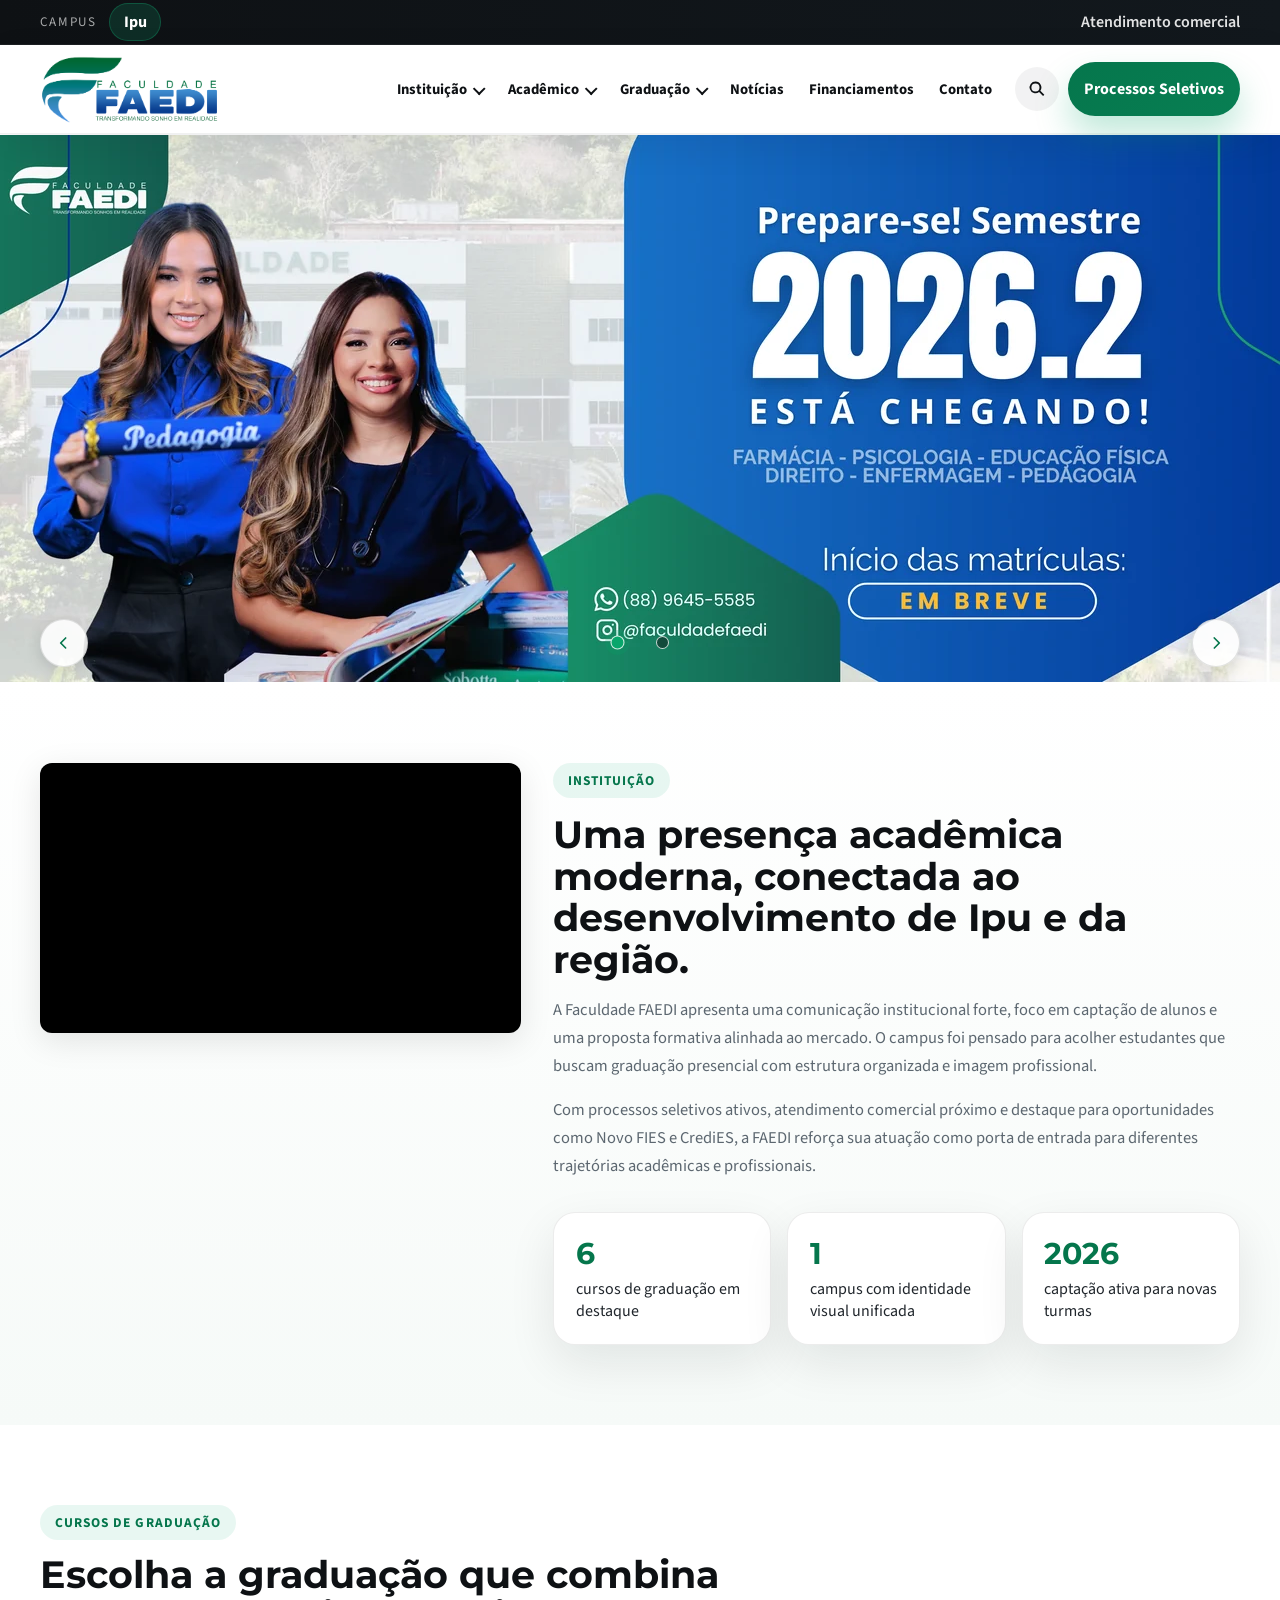
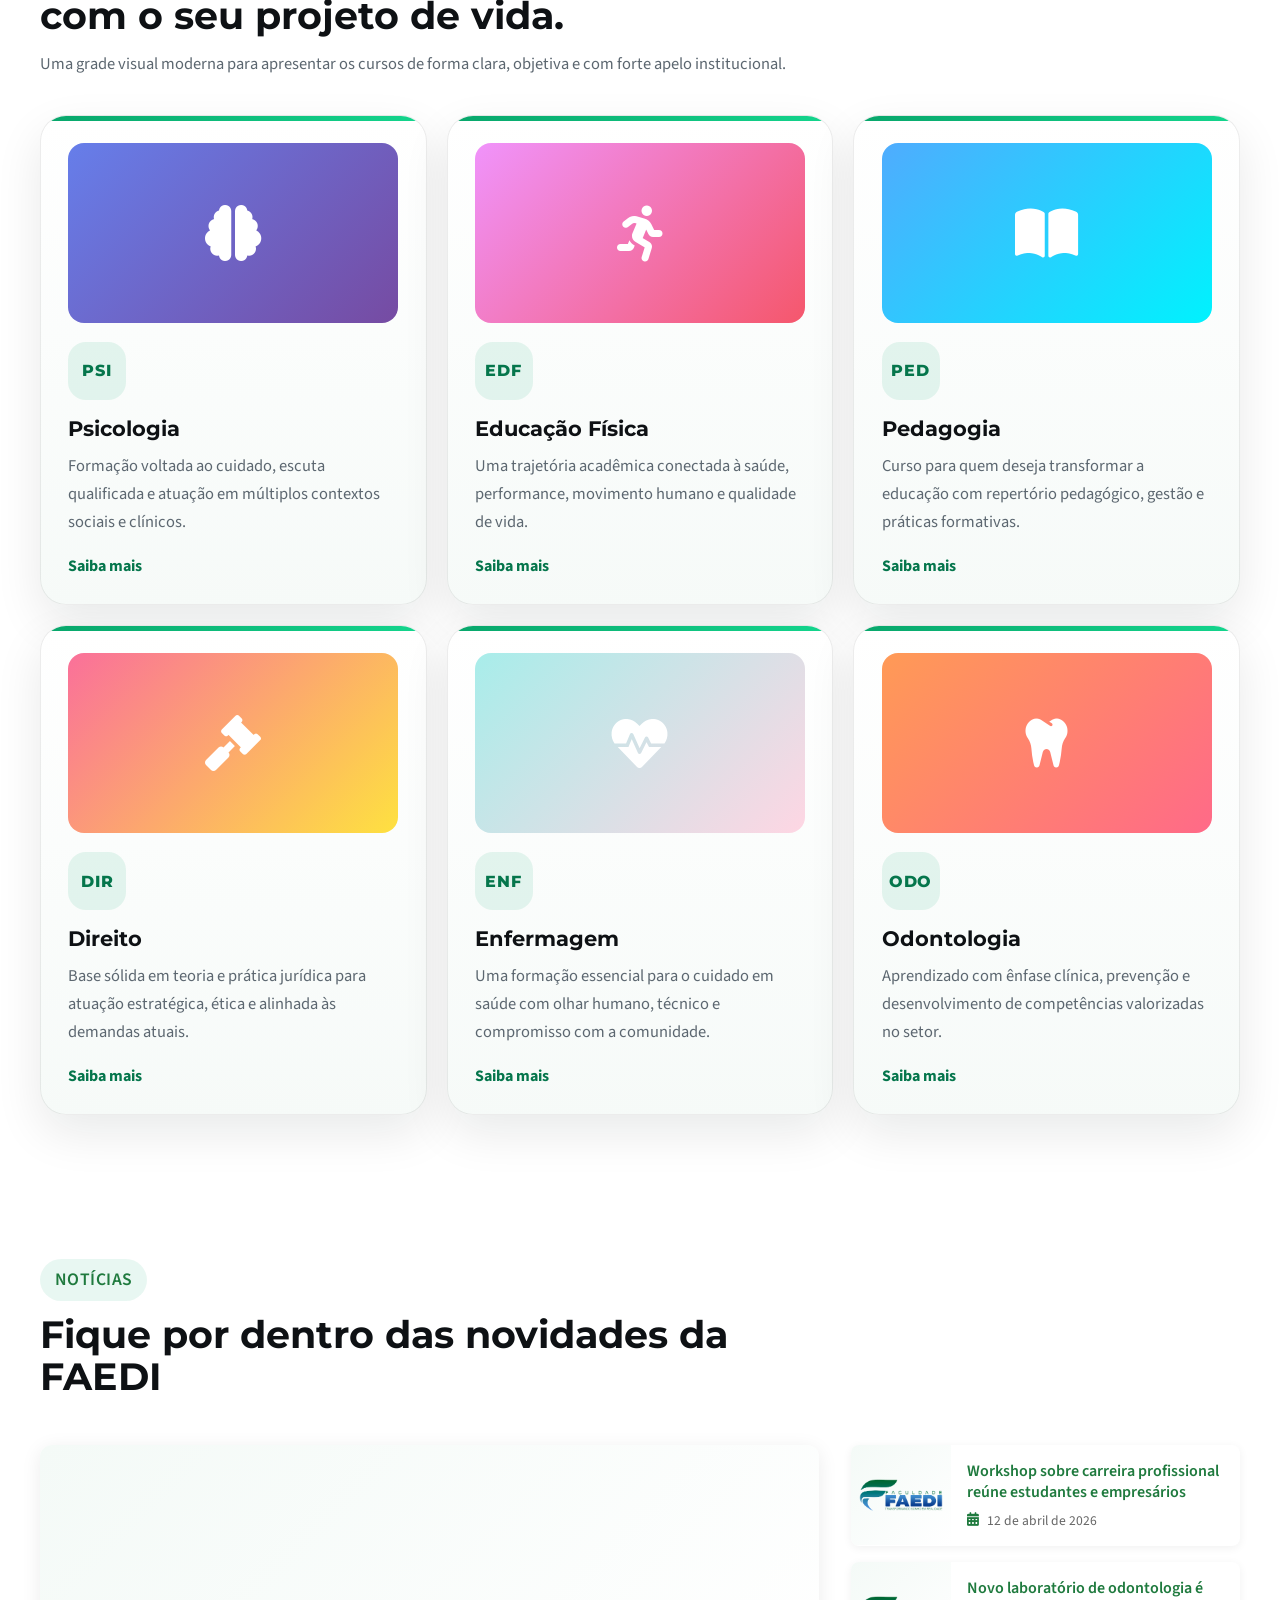
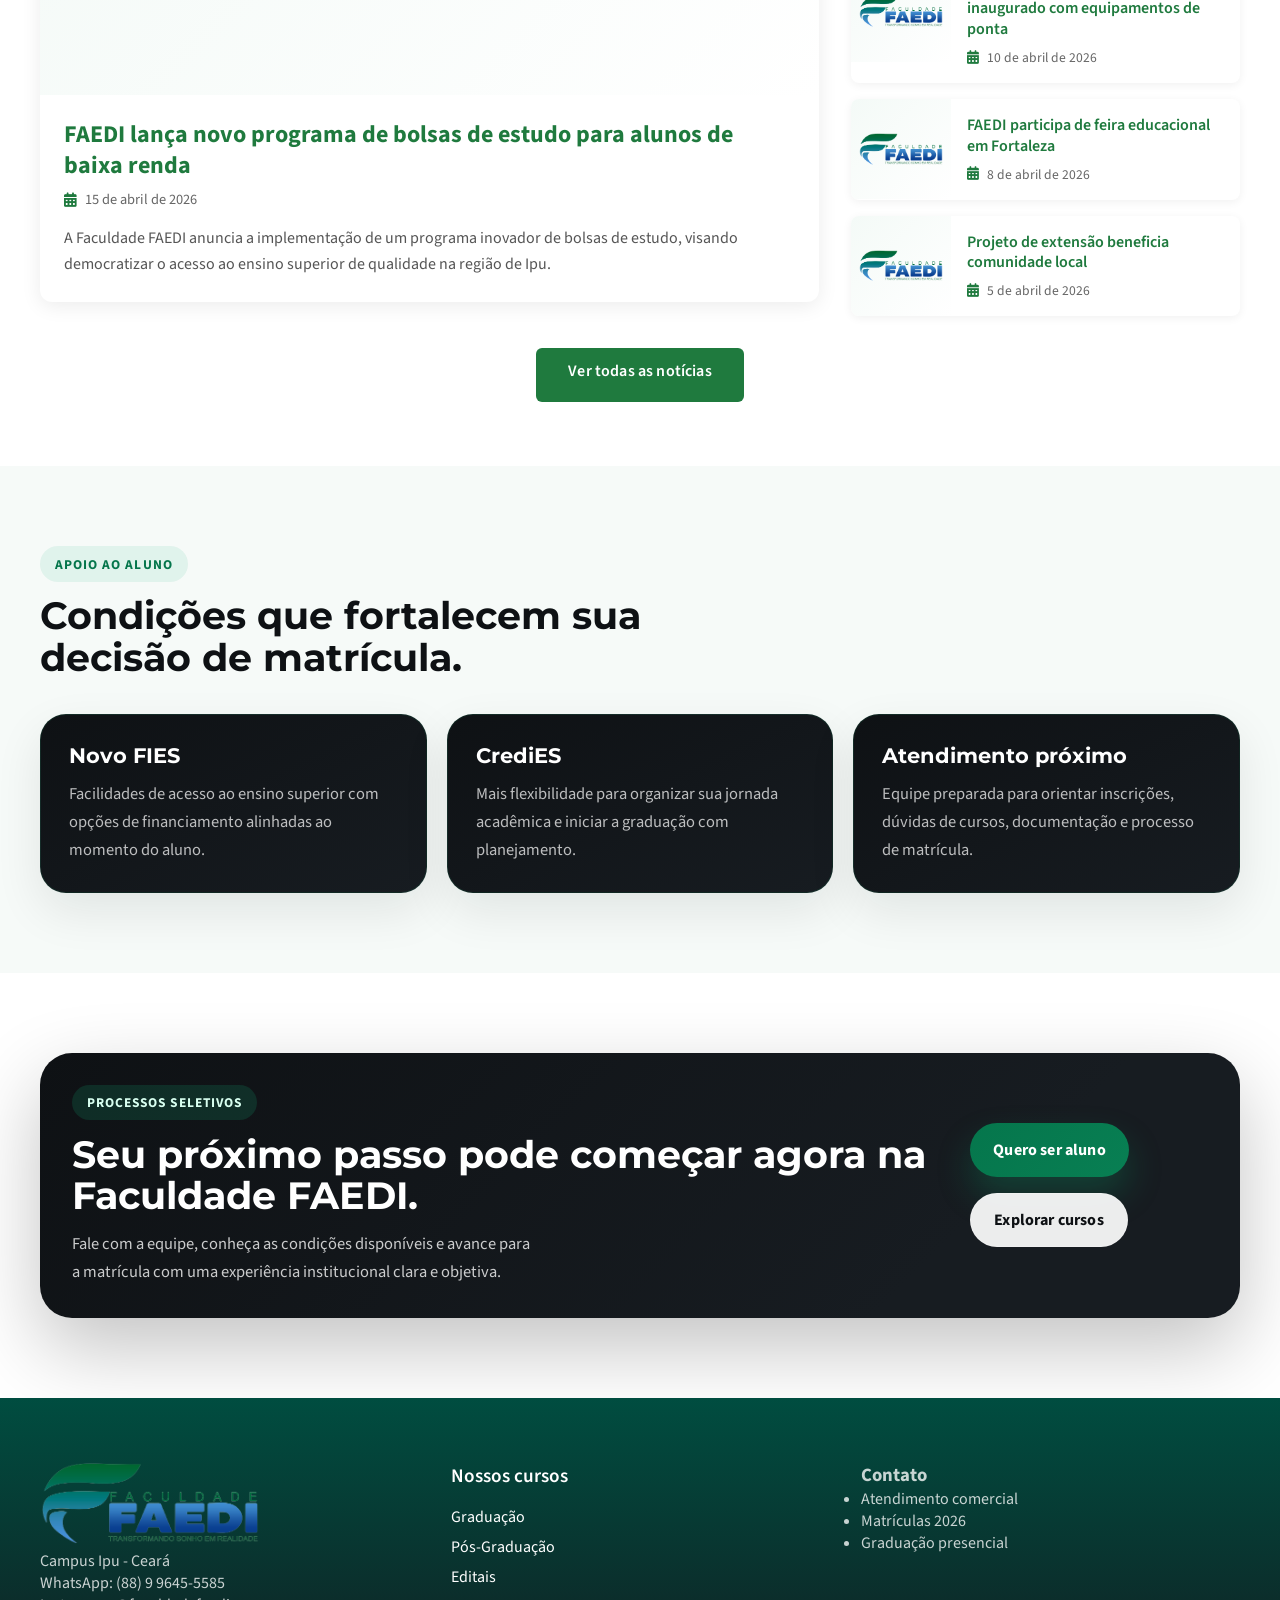
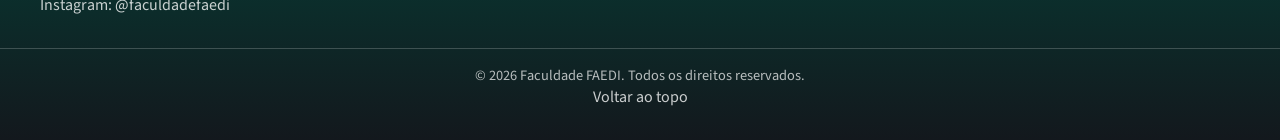
<file: Projeto-X-reformulacao-site-institucional/index.html>
<!DOCTYPE html>
<html lang="pt-BR">
<head>
  <meta charset="UTF-8">
  <meta name="viewport" content="width=device-width, initial-scale=1.0">
  <title>Graduação presencial em Ipu | Faculdade FAEDI</title>
  <meta
    name="description"
    content="Conheça a Faculdade FAEDI, seus cursos de graduação presencial em Ipu, formas de financiamento, notícias e processos seletivos."
  >
  <meta property="og:title" content="Graduação presencial em Ipu | Faculdade FAEDI">
  <meta property="og:description" content="Conheça a Faculdade FAEDI, seus cursos de graduação presencial em Ipu, formas de financiamento, notícias e processos seletivos.">
  <meta property="og:type" content="website">
  <meta property="og:image" content="images/optimized/faedi-social-1200.jpg" data-seo-url>
  <meta property="og:image:alt" content="Campanha institucional da Faculdade FAEDI">
  <meta property="og:locale" content="pt_BR">
  <meta property="og:site_name" content="Faculdade FAEDI">
  <meta name="twitter:card" content="summary_large_image">
  <meta name="twitter:title" content="Graduação presencial em Ipu | Faculdade FAEDI">
  <meta name="twitter:description" content="Conheça a Faculdade FAEDI, seus cursos de graduação presencial em Ipu, formas de financiamento, notícias e processos seletivos.">
  <meta name="twitter:image" content="images/optimized/faedi-social-1200.jpg" data-seo-url>
  <meta name="twitter:image:alt" content="Campanha institucional da Faculdade FAEDI">
  <script type="application/ld+json">
    {
      "@context": "https://schema.org",
      "@type": "CollegeOrUniversity",
      "name": "Faculdade FAEDI"
    }
  </script>
  <link rel="preconnect" href="https://fonts.googleapis.com">
  <link rel="preconnect" href="https://fonts.gstatic.com" crossorigin>
  <link
    href="https://fonts.googleapis.com/css2?family=Montserrat:wght@500;600;700;800&family=Source+Sans+3:wght@400;500;600;700&display=swap"
    rel="stylesheet"
  >
  <link rel="stylesheet" href="https://cdnjs.cloudflare.com/ajax/libs/font-awesome/6.0.0/css/all.min.css">
  <link rel="stylesheet" href="css/faedi.css">
  <style>
    /* Estilos para a seção de notícias */
    .noticias {
      padding: 4rem 0;
      background: #ffffff;
    }

    .noticias .section-heading {
      text-align: left;
      margin-bottom: 3rem;
    }

    .noticias .section-kicker {
      color: #1F7A3E;
      font-weight: 600;
      font-size: 1.1rem;
      text-transform: uppercase;
      letter-spacing: 0.5px;
    }

    .noticias-grid {
      display: grid;
      grid-template-columns: 2fr 1fr;
      gap: 2rem;
      align-items: start;
    }

    .noticia-principal {
      background: white;
      border-radius: 12px;
      box-shadow: 0 4px 20px rgba(0,0,0,0.08);
      overflow: hidden;
      transition: transform 0.3s ease, box-shadow 0.3s ease;
    }

    .noticia-principal:hover {
      transform: translateY(-4px);
      box-shadow: 0 8px 30px rgba(0,0,0,0.12);
    }

    .noticia-principal img {
      width: 100%;
      height: 250px;
      object-fit: cover;
      transition: transform 0.3s ease;
    }

    .noticia-principal:hover img {
      transform: scale(1.05);
    }

    .noticia-principal-content {
      padding: 1.5rem;
    }

    .noticia-principal h3 {
      font-size: 1.5rem;
      font-weight: 700;
      color: #1F7A3E;
      margin: 0 0 0.5rem 0;
      line-height: 1.3;
    }

    .noticia-data {
      display: flex;
      align-items: center;
      font-size: 0.9rem;
      color: #666;
      margin-bottom: 1rem;
    }

    .noticia-data i {
      color: #1F7A3E;
      margin-right: 0.5rem;
    }

    .noticia-principal p {
      color: #555;
      line-height: 1.6;
      margin: 0;
    }

    .noticias-lista {
      display: flex;
      flex-direction: column;
      gap: 1rem;
    }

    .noticia-item {
      display: flex;
      background: white;
      border-radius: 8px;
      box-shadow: 0 2px 10px rgba(0,0,0,0.06);
      overflow: hidden;
      transition: all 0.3s ease;
      text-decoration: none;
      color: inherit;
    }

    .noticia-item:hover {
      background: #E8F5E9;
      transform: translateX(4px);
      box-shadow: 0 4px 15px rgba(0,0,0,0.1);
    }

    .noticia-item img {
      width: 100px;
      height: 100px;
      object-fit: cover;
      flex-shrink: 0;
    }

    .noticia-item-content {
      padding: 1rem;
      flex: 1;
    }

    .noticia-item h4 {
      font-size: 1rem;
      font-weight: 600;
      color: #1F7A3E;
      margin: 0 0 0.5rem 0;
      line-height: 1.3;
    }

    .noticia-item .noticia-data {
      margin: 0;
      font-size: 0.85rem;
    }

    .ver-todas-noticias {
      margin-top: 2rem;
      text-align: center;
    }

    .ver-todas-noticias .button {
      background: #1F7A3E;
      color: white;
      padding: 0.75rem 2rem;
      border-radius: 6px;
      text-decoration: none;
      font-weight: 600;
      transition: all 0.3s ease;
      display: inline-block;
    }

    .ver-todas-noticias .button:hover {
      background: #166534;
      transform: translateY(-2px);
    }

    /* Responsividade */
    @media (max-width: 768px) {
      .noticias-grid {
        grid-template-columns: 1fr;
        gap: 2rem;
      }

      .noticia-principal img {
        height: 200px;
      }

      .noticia-principal h3 {
        font-size: 1.3rem;
      }

      .noticias .section-heading {
        text-align: center;
        margin-bottom: 2rem;
      }
    }

    @media (max-width: 480px) {
      .noticia-principal-content {
        padding: 1rem;
      }

      .noticia-item {
        flex-direction: column;
      }

      .noticia-item img {
        width: 100%;
        height: 150px;
      }
    }

    /* Animação de fade-in */
    .noticias {
      animation: fadeIn 0.8s ease-out;
    }

    @keyframes fadeIn {
      from {
        opacity: 0;
        transform: translateY(20px);
      }
      to {
        opacity: 1;
        transform: translateY(0);
      }
    }
  </style>
</head>
<body data-page="home">
  <div data-faedi-layout="header"></div>
  <div data-faedi-layout="search"></div>

  <main>
    <section class="hero" aria-label="Carrossel institucional da Faculdade FAEDI">
      <h1 class="sr-only">Faculdade FAEDI — Graduação presencial em Ipu</h1>
      <div class="hero-carousel" data-carousel data-interval="2800" role="group" aria-roledescription="carrossel" aria-label="Banners institucionais">
        <div class="hero-track" aria-live="off">
          <article class="hero-slide is-active" data-carousel-slide role="group" aria-roledescription="slide" aria-label="1 de 2" aria-hidden="false">
            <picture class="hero-slide-picture">
              <source
                type="image/webp"
                srcset="images/optimized/banner-principal-768.webp 768w, images/optimized/banner-principal-1280.webp 1280w, images/optimized/banner-principal-1920.webp 1920w"
                sizes="100vw"
              >
              <img
                class="hero-slide-image"
                src="images/BANNER%20PRINCIPAL.png"
                alt="Campanha institucional da FAEDI com chamada para ingresso em 2026"
                width="7710"
                height="3294"
                loading="eager"
                fetchpriority="high"
                decoding="async"
                draggable="false"
              >
            </picture>
          </article>

          <article class="hero-slide" data-carousel-slide role="group" aria-roledescription="slide" aria-label="2 de 2" aria-hidden="true">
            <picture class="hero-slide-picture">
              <source
                type="image/webp"
                srcset="images/optimized/banner-secundario-768.webp 768w, images/optimized/banner-secundario-1280.webp 1280w, images/optimized/banner-secundario-1920.webp 1920w"
                sizes="100vw"
              >
              <img
                class="hero-slide-image"
                src="images/banner-secundario.png"
                alt="Banner institucional da FAEDI com foco em matriculas e carreira"
                width="8000"
                height="3431"
                loading="lazy"
                decoding="async"
                draggable="false"
              >
            </picture>
          </article>
        </div>

        <div class="hero-controls">
          <div class="container hero-controls-inner">
            <div class="hero-navigation" role="group" aria-label="Controles do carrossel">
              <button class="hero-arrow" type="button" data-carousel-prev aria-label="Exibir banner anterior">
                <svg viewBox="0 0 24 24" aria-hidden="true">
                  <path d="M14.7 5.3a1 1 0 0 1 0 1.4L9.41 12l5.29 5.3a1 1 0 0 1-1.41 1.4l-6-6a1 1 0 0 1 0-1.4l6-6a1 1 0 0 1 1.41 0Z"></path>
                </svg>
              </button>

              <div class="hero-pagination" role="group" aria-label="Seleção de banners">
                <button class="hero-dot is-active" type="button" data-carousel-dot="0" aria-label="Exibir banner 1" aria-current="true"></button>
                <button class="hero-dot" type="button" data-carousel-dot="1" aria-label="Exibir banner 2" aria-current="false"></button>
              </div>

              <button class="hero-arrow" type="button" data-carousel-next aria-label="Exibir próximo banner">
                <svg viewBox="0 0 24 24" aria-hidden="true">
                  <path d="M9.3 18.7a1 1 0 0 1 0-1.4L14.59 12 9.3 6.7a1 1 0 1 1 1.41-1.4l6 6a1 1 0 0 1 0 1.4l-6 6a1 1 0 0 1-1.41 0Z"></path>
                </svg>
              </button>
            </div>
          </div>
        </div>
      </div>
    </section>

    <section class="institutional" id="instituicao">
      <div class="container institutional-grid">
        <div class="institutional-video">
          <iframe class="institutional-video-frame" width="560" height="315" src="https://www.youtube.com/embed/PDyaYh9_0j0" title="Vídeo Institucional FAEDI" loading="lazy" referrerpolicy="strict-origin-when-cross-origin" frameborder="0" allow="accelerometer; autoplay; clipboard-write; encrypted-media; gyroscope; picture-in-picture; web-share" allowfullscreen></iframe>
        </div>

        <div class="institutional-copy">
          <span class="section-kicker">Instituição</span>
          <h2>Uma presença acadêmica moderna, conectada ao desenvolvimento de Ipu e da região.</h2>
          <p>
            A Faculdade FAEDI apresenta uma comunicação institucional forte, foco em captação de alunos e uma proposta formativa alinhada ao mercado. O campus foi pensado para acolher estudantes que buscam graduação presencial com estrutura organizada e imagem profissional.
          </p>
          <p>
            Com processos seletivos ativos, atendimento comercial próximo e destaque para oportunidades como Novo FIES e CrediES, a FAEDI reforça sua atuação como porta de entrada para diferentes trajetórias acadêmicas e profissionais.
          </p>

          <div class="institutional-stats">
            <article>
              <strong>6</strong>
              <span>cursos de graduação em destaque</span>
            </article>
            <article>
              <strong>1</strong>
              <span>campus com identidade visual unificada</span>
            </article>
            <article>
              <strong>2026</strong>
              <span>captação ativa para novas turmas</span>
            </article>
          </div>
        </div>
      </div>
    </section>

    <section class="courses" id="graduacao">
      <div class="container">
        <div class="section-heading">
          <span class="section-kicker">Cursos de graduação</span>
          <h2>Escolha a graduação que combina com o seu projeto de vida.</h2>
          <p>
            Uma grade visual moderna para apresentar os cursos de forma clara, objetiva e com forte apelo institucional.
          </p>
        </div>

        <div class="courses-grid">
          <article class="course-card">
            <div class="course-image" style="background: linear-gradient(135deg, #667eea 0%, #764ba2 100%);"><i class="fas fa-brain" aria-hidden="true"></i></div>
            <span class="course-code">PSI</span>
            <h3>Psicologia</h3>
            <p>Formação voltada ao cuidado, escuta qualificada e atuação em múltiplos contextos sociais e clínicos.</p>
            <a href="psicologia.html">Saiba mais</a>
          </article>

          <article class="course-card">
            <div class="course-image" style="background: linear-gradient(135deg, #f093fb 0%, #f5576c 100%);"><i class="fas fa-running" aria-hidden="true"></i></div>
            <span class="course-code">EDF</span>
            <h3>Educação Física</h3>
            <p>Uma trajetória acadêmica conectada à saúde, performance, movimento humano e qualidade de vida.</p>
            <a href="educacao-fisica.html">Saiba mais</a>
          </article>

          <article class="course-card">
            <div class="course-image" style="background: linear-gradient(135deg, #4facfe 0%, #00f2fe 100%);"><i class="fas fa-book-open" aria-hidden="true"></i></div>
            <span class="course-code">PED</span>
            <h3>Pedagogia</h3>
            <p>Curso para quem deseja transformar a educação com repertório pedagógico, gestão e práticas formativas.</p>
            <a href="pedagogia.html">Saiba mais</a>
          </article>

          <article class="course-card">
            <div class="course-image" style="background: linear-gradient(135deg, #fa709a 0%, #fee140 100%);"><i class="fas fa-gavel" aria-hidden="true"></i></div>
            <span class="course-code">DIR</span>
            <h3>Direito</h3>
            <p>Base sólida em teoria e prática jurídica para atuação estratégica, ética e alinhada às demandas atuais.</p>
            <a href="direito.html">Saiba mais</a>
          </article>

          <article class="course-card">
            <div class="course-image" style="background: linear-gradient(135deg, #a8edea 0%, #fed6e3 100%);"><i class="fas fa-heartbeat" aria-hidden="true"></i></div>
            <span class="course-code">ENF</span>
            <h3>Enfermagem</h3>
            <p>Uma formação essencial para o cuidado em saúde com olhar humano, técnico e compromisso com a comunidade.</p>
            <a href="enfermagem.html">Saiba mais</a>
          </article>

          <article class="course-card">
            <div class="course-image" style="background: linear-gradient(135deg, #ff9a56 0%, #ff6a88 100%);"><i class="fas fa-tooth" aria-hidden="true"></i></div>
            <span class="course-code">ODO</span>
            <h3>Odontologia</h3>
            <p>Aprendizado com ênfase clínica, prevenção e desenvolvimento de competências valorizadas no setor.</p>
            <a href="odontologia.html">Saiba mais</a>
          </article>
        </div>
      </div>
    </section>

    <section class="noticias">
      <div class="container">
        <div class="section-heading">
          <span class="section-kicker">Notícias</span>
          <h2>Fique por dentro das novidades da FAEDI</h2>
        </div>

        <div class="noticias-grid">
          <!-- Notícia Principal -->
          <article class="noticia-principal">
            <a href="noticia.html?id=1">
              <picture>
                <source
                  type="image/webp"
                  srcset="images/optimized/banner-secundario-768.webp 768w, images/optimized/banner-secundario-1280.webp 1280w"
                  sizes="(max-width: 900px) calc(100vw - 2rem), 760px"
                >
                <img src="images/banner-secundario.png" alt="FAEDI lança novo programa de bolsas de estudo para alunos de baixa renda" width="8000" height="3431" loading="lazy" decoding="async">
              </picture>
            </a>
            <div class="noticia-principal-content">
              <a href="noticia.html?id=1">
                <h3>FAEDI lança novo programa de bolsas de estudo para alunos de baixa renda</h3>
              </a>
              <div class="noticia-data">
                <i class="fas fa-calendar-alt" aria-hidden="true"></i>
                <span>15 de abril de 2026</span>
              </div>
              <p>A Faculdade FAEDI anuncia a implementação de um programa inovador de bolsas de estudo, visando democratizar o acesso ao ensino superior de qualidade na região de Ipu.</p>
            </div>
          </article>

          <!-- Lista de Notícias -->
          <div class="noticias-lista">
            <h3 class="sr-only">Outras notícias</h3>
            <a href="noticia.html?id=2" class="noticia-item">
              <img src="images/logo-faedi.png" alt="" width="484" height="181" loading="lazy" decoding="async">
              <div class="noticia-item-content">
                <h4>Workshop sobre carreira profissional reúne estudantes e empresários</h4>
                <div class="noticia-data">
                  <i class="fas fa-calendar-alt" aria-hidden="true"></i>
                  <span>12 de abril de 2026</span>
                </div>
              </div>
            </a>

            <a href="noticia.html?id=3" class="noticia-item">
              <img src="images/logo-faedi.png" alt="" width="484" height="181" loading="lazy" decoding="async">
              <div class="noticia-item-content">
                <h4>Novo laboratório de odontologia é inaugurado com equipamentos de ponta</h4>
                <div class="noticia-data">
                  <i class="fas fa-calendar-alt" aria-hidden="true"></i>
                  <span>10 de abril de 2026</span>
                </div>
              </div>
            </a>

            <a href="noticia.html?id=4" class="noticia-item">
              <img src="images/logo-faedi.png" alt="" width="484" height="181" loading="lazy" decoding="async">
              <div class="noticia-item-content">
                <h4>FAEDI participa de feira educacional em Fortaleza</h4>
                <div class="noticia-data">
                  <i class="fas fa-calendar-alt" aria-hidden="true"></i>
                  <span>8 de abril de 2026</span>
                </div>
              </div>
            </a>

            <a href="noticia.html?id=5" class="noticia-item">
              <img src="images/logo-faedi.png" alt="" width="484" height="181" loading="lazy" decoding="async">
              <div class="noticia-item-content">
                <h4>Projeto de extensão beneficia comunidade local</h4>
                <div class="noticia-data">
                  <i class="fas fa-calendar-alt" aria-hidden="true"></i>
                  <span>5 de abril de 2026</span>
                </div>
              </div>
            </a>
          </div>
        </div>

        <div class="ver-todas-noticias">
          <a href="noticias.html" class="button">Ver todas as notícias</a>
        </div>
      </div>
    </section>

    <section class="support" id="apoio">
      <div class="container">
        <div class="section-heading">
          <span class="section-kicker">Apoio ao aluno</span>
          <h2>Condições que fortalecem sua decisão de matrícula.</h2>
        </div>

        <div class="support-grid">
          <article class="support-card">
            <h3>Novo FIES</h3>
            <p>Facilidades de acesso ao ensino superior com opções de financiamento alinhadas ao momento do aluno.</p>
          </article>

          <article class="support-card">
            <h3>CrediES</h3>
            <p>Mais flexibilidade para organizar sua jornada acadêmica e iniciar a graduação com planejamento.</p>
          </article>

          <article class="support-card">
            <h3>Atendimento próximo</h3>
            <p>Equipe preparada para orientar inscrições, dúvidas de cursos, documentação e processo de matrícula.</p>
          </article>
        </div>
      </div>
    </section>

    <section class="admissions" id="processo-seletivo">
      <div class="container admissions-content">
        <div class="admissions-copy">
          <span class="section-kicker">Processos seletivos</span>
          <h2>Seu próximo passo pode começar agora na Faculdade FAEDI.</h2>
          <p>
            Fale com a equipe, conheça as condições disponíveis e avance para a matrícula com uma experiência institucional clara e objetiva.
          </p>
        </div>

        <div class="admissions-actions">
          <a class="button button-primary" href="#contato">Quero ser aluno</a>
          <a class="button button-secondary" href="#graduacao">Explorar cursos</a>
        </div>
      </div>
    </section>
  </main>

  <div data-faedi-layout="floating"></div>
  <div data-faedi-layout="footer"></div>

  <script src="js/faedi-layout.js" defer></script>
  <script src="js/search-index.js" defer></script>
  <script src="js/faedi.js" defer></script>
</body>
</html>
</file>
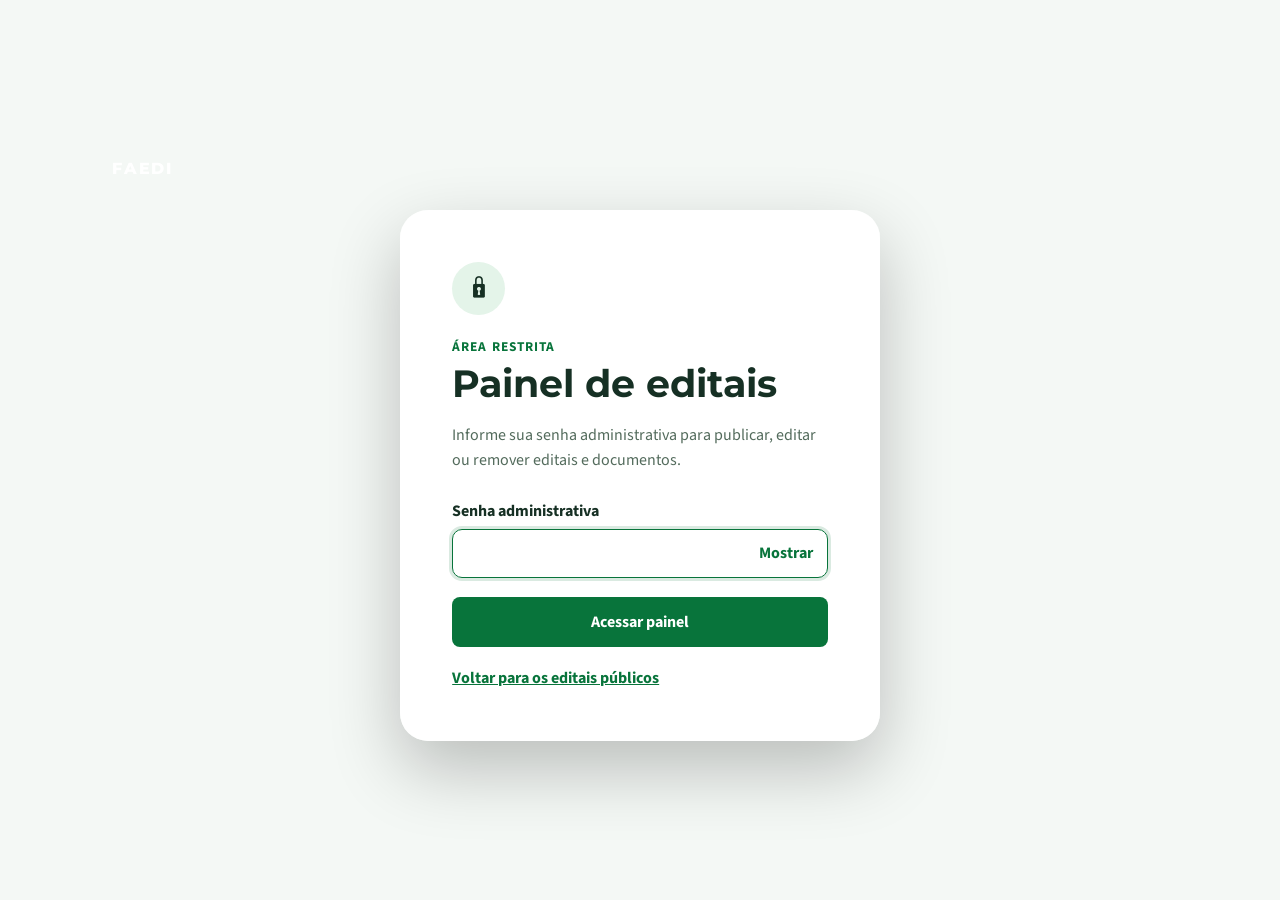
<file: Projeto-X-reformulacao-site-institucional/acesso-editais.html>
<!DOCTYPE html>
<html lang="pt-BR">
<head>
  <meta charset="UTF-8">
  <meta name="viewport" content="width=device-width, initial-scale=1.0">
  <meta name="robots" content="noindex, nofollow">
  <title>Acesso administrativo | FAEDI</title>
  <link rel="preconnect" href="https://fonts.googleapis.com">
  <link rel="preconnect" href="https://fonts.gstatic.com" crossorigin>
  <link href="https://fonts.googleapis.com/css2?family=Montserrat:wght@500;600;700;800&family=Source+Sans+3:wght@400;500;600;700&display=swap" rel="stylesheet">
  <link rel="stylesheet" href="css/admin-editais.css">
</head>
<body class="admin-editais-page admin-login-page">
  <main class="admin-login-shell">
    <a class="admin-brand" href="index.html" aria-label="Voltar para a página inicial da FAEDI">FAEDI</a>
    <section class="admin-login-card" aria-labelledby="admin-login-title">
      <div class="admin-login-icon" aria-hidden="true">&#128274;</div>
      <p class="admin-eyebrow">Área restrita</p>
      <h1 id="admin-login-title">Painel de editais</h1>
      <p class="admin-login-text">Informe sua senha administrativa para publicar, editar ou remover editais e documentos.</p>
      <form data-admin-login>
        <label for="admin-password">Senha administrativa</label>
        <div class="admin-password-field">
          <input id="admin-password" name="password" type="password" autocomplete="current-password" required autofocus>
          <button type="button" class="admin-password-toggle" data-password-toggle aria-label="Mostrar senha">Mostrar</button>
        </div>
        <button class="admin-button admin-login-submit" type="submit">Acessar painel</button>
      </form>
      <p class="admin-login-feedback" data-login-feedback role="alert" hidden></p>
      <a class="admin-back-link" href="editais.html">Voltar para os editais públicos</a>
    </section>
  </main>
  <script src="js/acesso-editais.js" defer></script>
</body>
</html>
</file>
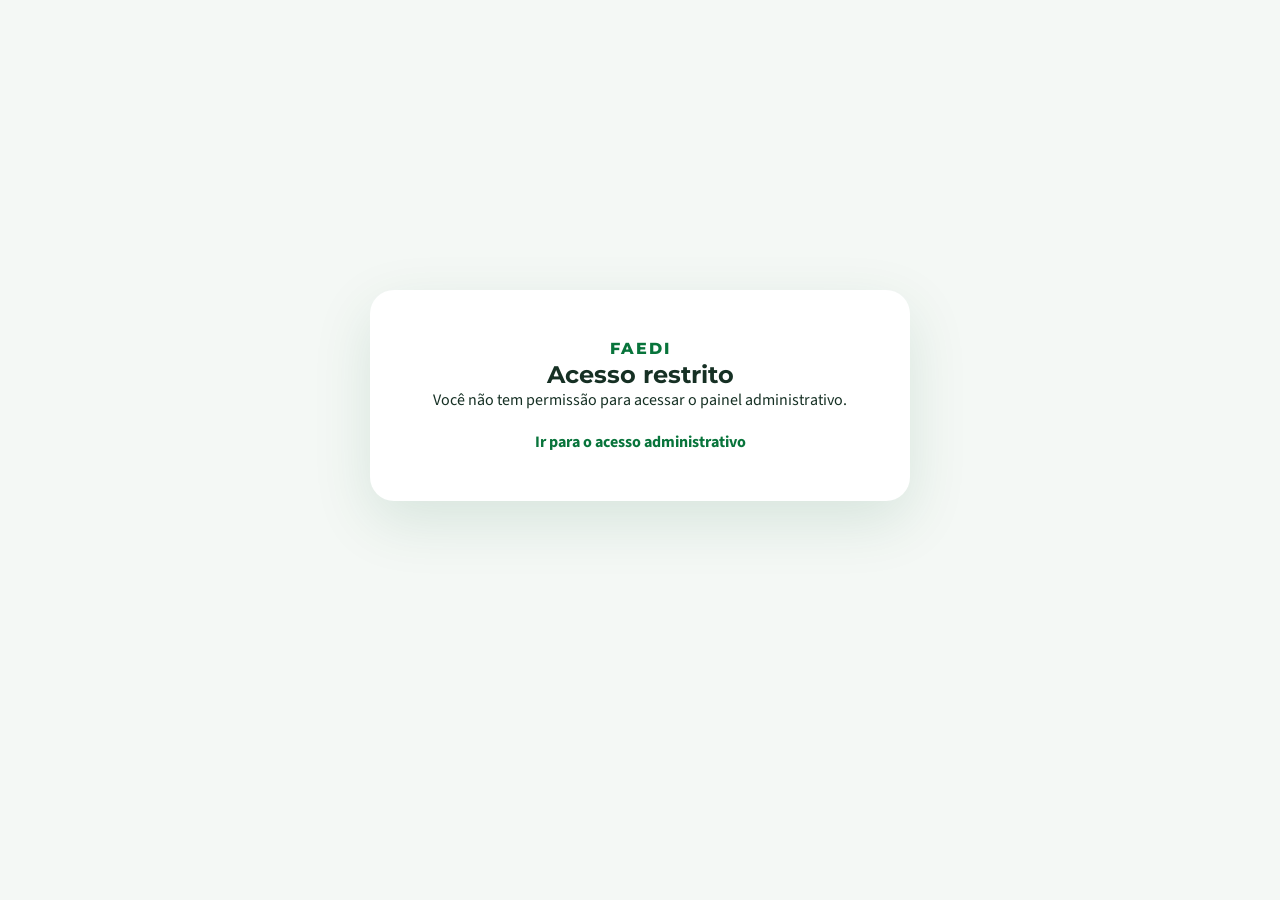
<file: Projeto-X-reformulacao-site-institucional/admin-editais.html>
<!DOCTYPE html>
<html lang="pt-BR">
<head>
  <meta charset="UTF-8">
  <meta name="viewport" content="width=device-width, initial-scale=1.0">
  <meta name="robots" content="noindex, nofollow">
  <title>Administra&ccedil;&atilde;o de Editais | FAEDI</title>
  <link rel="preconnect" href="https://fonts.googleapis.com">
  <link rel="preconnect" href="https://fonts.gstatic.com" crossorigin>
  <link href="https://fonts.googleapis.com/css2?family=Montserrat:wght@500;600;700;800&family=Source+Sans+3:wght@400;500;600;700&display=swap" rel="stylesheet">
  <link rel="stylesheet" href="css/faedi.css">
  <link rel="stylesheet" href="css/admin-editais.css">
</head>
<body class="admin-editais-page">
  <main class="admin-shell">
    <section class="admin-access" data-admin-access aria-live="polite">
      <span class="admin-mark">FAEDI</span>
      <h1>Verificando acesso administrativo</h1>
      <p>Esta &aacute;rea &eacute; restrita a usu&aacute;rios autorizados.</p>
    </section>

    <section class="admin-dashboard" data-admin-dashboard hidden>
      <header class="admin-header">
        <div>
          <a class="admin-brand" href="index.html">FAEDI</a>
          <p class="admin-eyebrow">Painel administrativo</p>
          <h1>Gerenciar editais</h1>
          <p class="admin-user" data-admin-user></p>
        </div>
        <div class="admin-header-actions">
          <a href="editais.html" target="_blank" rel="noopener noreferrer">Ver p&aacute;gina p&uacute;blica</a>
          <button class="admin-button admin-button--secondary" type="button" data-admin-logout>Sair</button>
        </div>
      </header>

      <div class="admin-notice" data-admin-notice role="status" hidden></div>

      <div class="admin-layout">
        <section class="admin-panel" aria-labelledby="admin-form-title">
          <div class="admin-panel-heading">
            <p class="admin-eyebrow">Publica&ccedil;&atilde;o</p>
            <h2 id="admin-form-title" data-admin-form-title>Novo edital</h2>
          </div>
          <form data-edital-form>
            <input type="hidden" name="id">
            <div class="admin-field admin-field--wide">
              <label for="edital-title">T&iacute;tulo *</label>
              <input id="edital-title" name="title" required maxlength="180" autocomplete="off">
            </div>
            <div class="admin-field admin-field--wide">
              <label for="edital-description">Descri&ccedil;&atilde;o</label>
              <textarea id="edital-description" name="description" rows="3" maxlength="500"></textarea>
            </div>
            <div class="admin-fields-grid">
              <div class="admin-field"><label for="edital-category">Categoria</label><input id="edital-category" name="category" maxlength="80"></div>
              <div class="admin-field"><label for="edital-year">Ano *</label><input id="edital-year" name="year" inputmode="numeric" pattern="[0-9]{4}" required></div>
              <div class="admin-field"><label for="edital-date">Data de publica&ccedil;&atilde;o</label><input id="edital-date" name="publicationDate" type="date"></div>
              <div class="admin-field"><label for="edital-status">Situa&ccedil;&atilde;o *</label><select id="edital-status" name="status" required><option value="aberto">Aberto</option><option value="encerrado">Encerrado</option><option value="indisponivel">Documento indispon&iacute;vel</option></select></div>
            </div>
            <div class="admin-field admin-field--wide">
              <label for="edital-file">Enviar PDF para o Google Drive</label>
              <input id="edital-file" name="file" type="file" accept="application/pdf,.pdf">
              <small>O painel envia o PDF para a pasta do Drive configurada. Limite: 5 MB. <a href="https://drive.google.com/drive/folders/1Wv5w6RrYodSl6bA15W7sL4eG7XQ-q8h-" target="_blank" rel="noopener noreferrer">Abrir pasta de editais</a>.</small>
            </div>
            <div class="admin-field admin-field--wide">
              <label for="edital-upload-key">Chave de envio do Drive</label>
              <input id="edital-upload-key" name="uploadKey" type="password" autocomplete="off" placeholder="Chave configurada no Apps Script">
              <small>Digite a chave definida no script. Ela não é salva no edital.</small>
            </div>
            <div class="admin-field admin-field--wide">
              <label for="edital-url">Link do documento (se já estiver no Drive)</label>
              <input id="edital-url" name="url" type="url" inputmode="url" placeholder="https://drive.google.com/file/d/.../view">
              <small>Use este campo se já enviou o PDF manualmente.</small>
            </div>
            <div class="admin-form-actions">
              <button class="admin-button" type="submit" data-admin-submit>Publicar edital</button>
              <button class="admin-button admin-button--secondary" type="button" data-admin-cancel hidden>Cancelar edi&ccedil;&atilde;o</button>
            </div>
          </form>
        </section>

        <section class="admin-panel" aria-labelledby="admin-list-title">
          <div class="admin-panel-heading admin-list-heading">
            <div><p class="admin-eyebrow">Conte&uacute;do publicado</p><h2 id="admin-list-title">Editais cadastrados</h2></div>
            <span class="admin-count" data-admin-count>0</span>
          </div>
          <div class="admin-edital-list" data-admin-list></div>
          <p class="admin-empty" data-admin-empty hidden>Nenhum edital cadastrado.</p>
        </section>
      </div>
    </section>
  </main>
  <script src="js/editais.js" defer></script>
  <script src="js/google-drive-config.js?v=20261008-3" defer></script>
  <script src="js/apps-script-api.js?v=20261008-3" defer></script>
  <script src="js/admin-editais.js?v=20261008-3" defer></script>
</body>
</html>
</file>
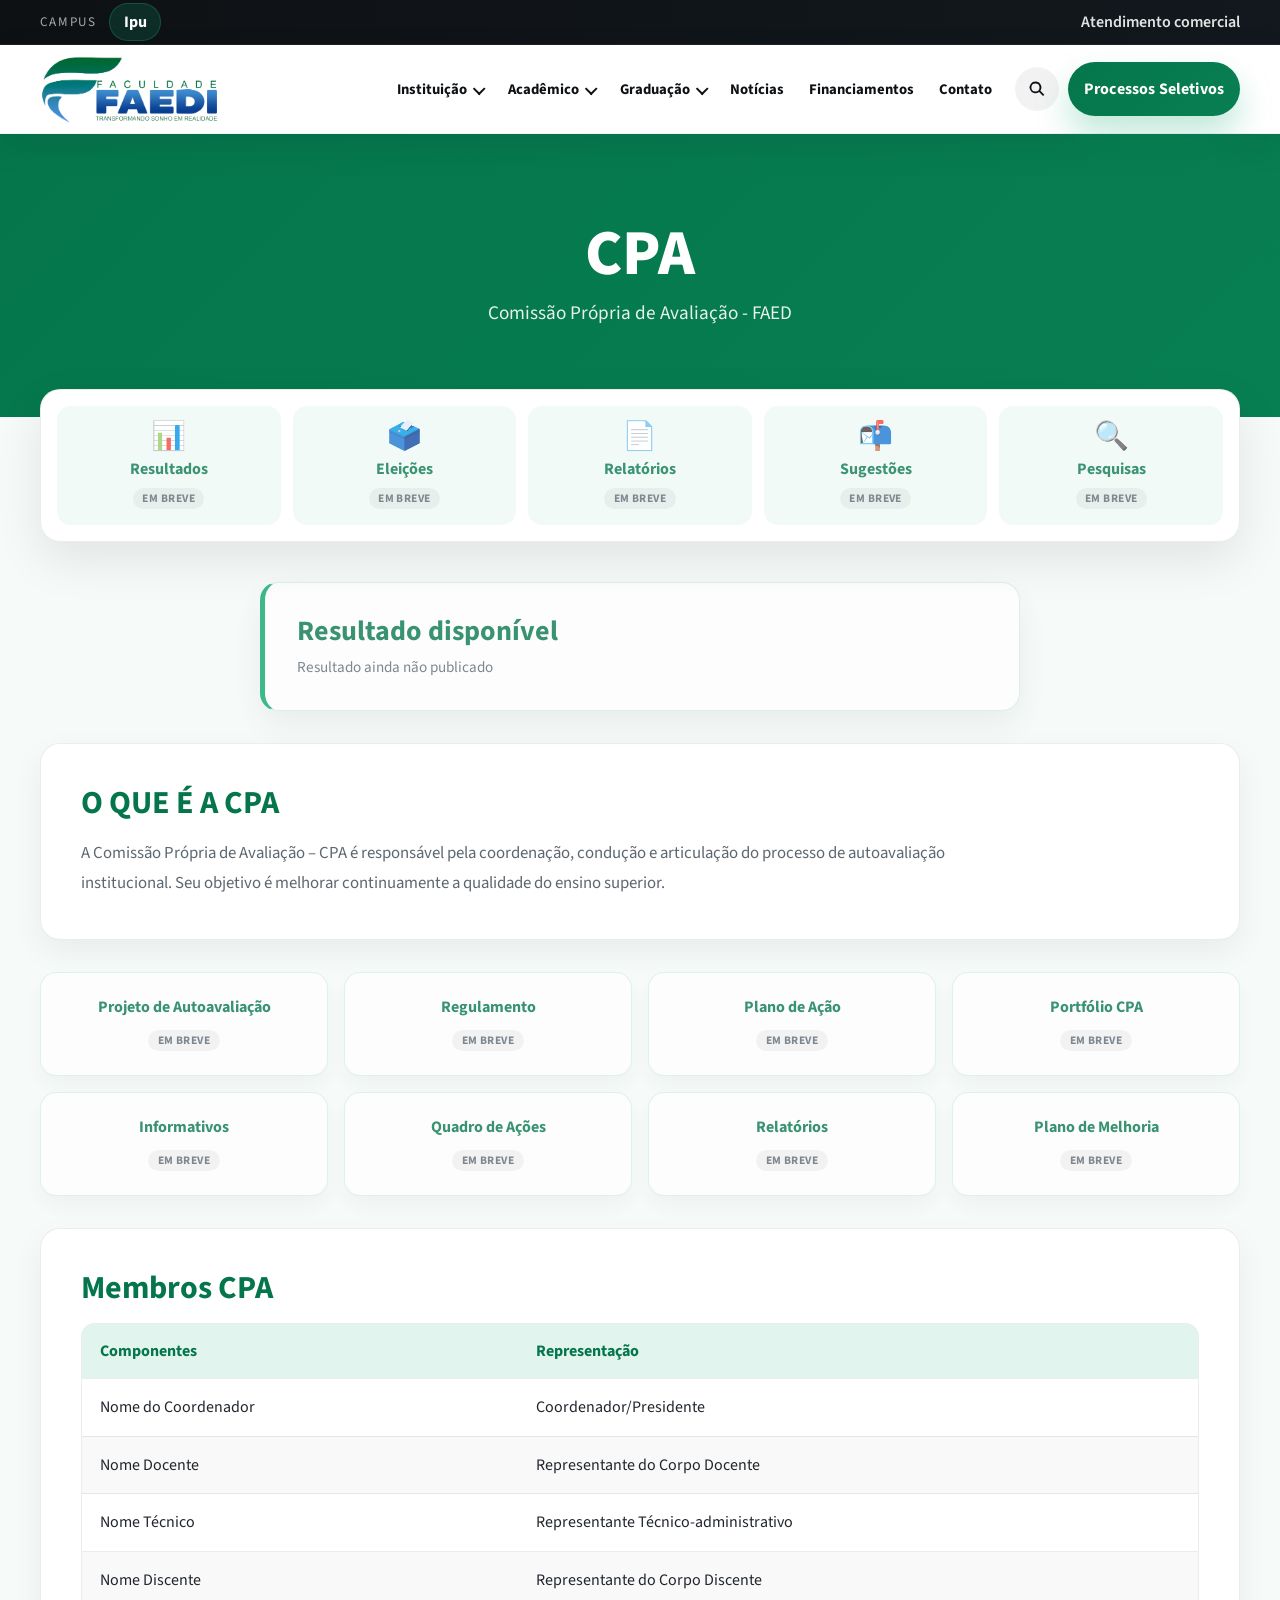
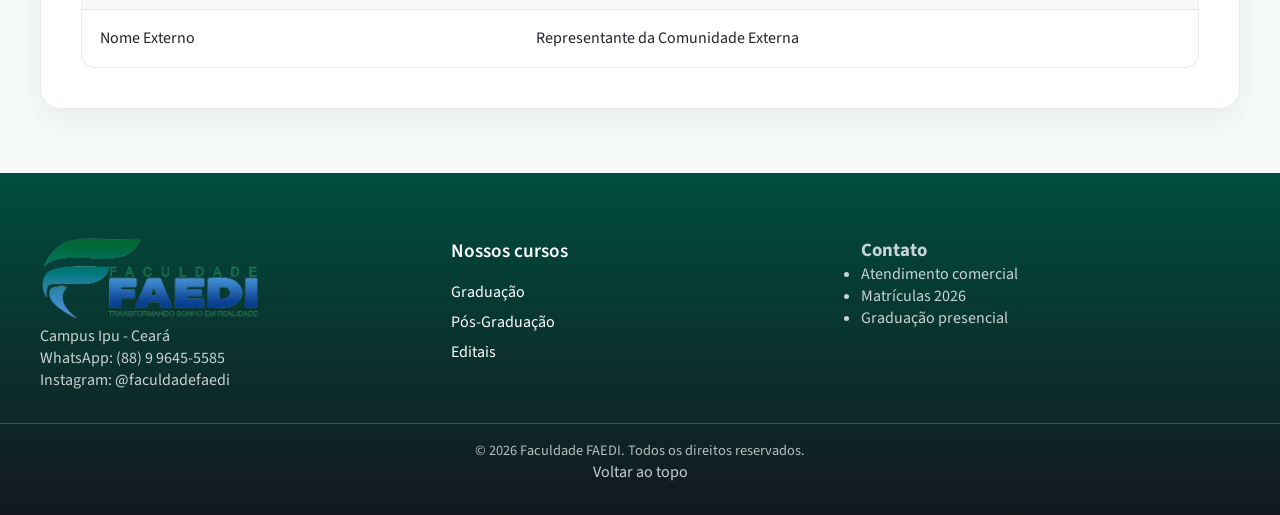
<file: Projeto-X-reformulacao-site-institucional/cpa.html>
<!DOCTYPE html>
<html lang="pt-BR">
<head>
  <meta charset="UTF-8">
  <meta name="viewport" content="width=device-width, initial-scale=1.0">
  <title>CPA | Faculdade FAEDI</title>
  <meta name="description" content="Conheça a Comissão Própria de Avaliação da Faculdade FAEDI, sua finalidade, composição e documentos institucionais.">
  <meta property="og:title" content="CPA | Faculdade FAEDI">
  <meta property="og:description" content="Conheça a Comissão Própria de Avaliação da Faculdade FAEDI, sua finalidade, composição e documentos institucionais.">
  <meta property="og:type" content="website">
  <meta property="og:image" content="images/optimized/faedi-social-1200.jpg" data-seo-url>
  <meta property="og:image:alt" content="Banner institucional da Faculdade FAEDI">
  <meta property="og:locale" content="pt_BR">
  <meta property="og:site_name" content="Faculdade FAEDI">
  <meta name="twitter:card" content="summary_large_image">
  <meta name="twitter:title" content="CPA | Faculdade FAEDI">
  <meta name="twitter:description" content="Conheça a Comissão Própria de Avaliação da Faculdade FAEDI, sua finalidade, composição e documentos institucionais.">
  <meta name="twitter:image" content="images/optimized/faedi-social-1200.jpg" data-seo-url>
  <meta name="twitter:image:alt" content="Banner institucional da Faculdade FAEDI">
  <script type="application/ld+json">
    {
      "@context": "https://schema.org",
      "@type": "BreadcrumbList",
      "itemListElement": [
        { "@type": "ListItem", "position": 1, "name": "Faculdade FAEDI", "item": "index.html" },
        { "@type": "ListItem", "position": 2, "name": "CPA" }
      ]
    }
  </script>
  <link rel="preconnect" href="https://fonts.googleapis.com">
  <link rel="preconnect" href="https://fonts.gstatic.com" crossorigin>
  <link href="https://fonts.googleapis.com/css2?family=Source+Sans+3:wght@400;500;600;700&display=swap" rel="stylesheet">
  <link rel="stylesheet" href="css/faedi.css">
</head>
<body class="cpa-page" data-page="cpa">
  <div data-faedi-layout="header"></div>
  <div data-faedi-layout="search"></div>

  <main class="cpa-main">
    <section class="cpa-hero">
      <div class="cpa-shell cpa-hero-content">
        <h1>CPA</h1>
        <p>Comissão Própria de Avaliação - FAED</p>
      </div>
    </section>

    <section class="cpa-shortcuts-section" aria-label="Áreas da CPA">
      <div class="cpa-shell cpa-shortcuts">
        <a class="cpa-shortcut cpa-document-link" target="_blank" rel="noopener noreferrer" data-document="resultados" data-document-label="Resultados" aria-label="Resultados — documento não disponível" aria-disabled="true">
          <span aria-hidden="true">📊</span>
          <span class="cpa-document-title">Resultados</span>
          <span class="cpa-document-status" data-document-status>Em breve</span>
        </a>
        <a class="cpa-shortcut cpa-document-link" target="_blank" rel="noopener noreferrer" data-document="eleicoes" data-document-label="Eleições" aria-label="Eleições — documento não disponível" aria-disabled="true">
          <span aria-hidden="true">🗳️</span>
          <span class="cpa-document-title">Eleições</span>
          <span class="cpa-document-status" data-document-status>Em breve</span>
        </a>
        <a class="cpa-shortcut cpa-document-link" target="_blank" rel="noopener noreferrer" data-document="relatorios" data-document-label="Relatórios" aria-label="Relatórios — documento não disponível" aria-disabled="true">
          <span aria-hidden="true">📄</span>
          <span class="cpa-document-title">Relatórios</span>
          <span class="cpa-document-status" data-document-status>Em breve</span>
        </a>
        <a class="cpa-shortcut cpa-document-link" target="_blank" rel="noopener noreferrer" data-document="sugestoes" data-document-label="Sugestões" aria-label="Sugestões — documento não disponível" aria-disabled="true">
          <span aria-hidden="true">📬</span>
          <span class="cpa-document-title">Sugestões</span>
          <span class="cpa-document-status" data-document-status>Em breve</span>
        </a>
        <a class="cpa-shortcut cpa-document-link" target="_blank" rel="noopener noreferrer" data-document="pesquisas" data-document-label="Pesquisas" aria-label="Pesquisas — documento não disponível" aria-disabled="true">
          <span aria-hidden="true">🔍</span>
          <span class="cpa-document-title">Pesquisas</span>
          <span class="cpa-document-status" data-document-status>Em breve</span>
        </a>
      </div>
    </section>

    <div class="cpa-shell cpa-content">
      <section class="cpa-results" aria-labelledby="cpa-result-title">
        <div class="cpa-results-grid">
          <a class="cpa-result-card cpa-document-link" target="_blank" rel="noopener noreferrer" data-document="resultados" data-document-label="Resultado disponível" aria-label="Resultado disponível — documento não disponível" aria-disabled="true">
            <span class="cpa-result-copy">
              <h2 id="cpa-result-title">Resultado disponível</h2>
              <span class="cpa-result-unavailable" data-document-status>Resultado ainda não publicado</span>
            </span>
            <span class="cpa-button" data-document-action hidden>Ver resultado</span>
          </a>
        </div>
      </section>

      <section class="cpa-section cpa-introduction">
        <h2>O QUE É A CPA</h2>
        <p>
          A Comissão Própria de Avaliação – CPA é responsável pela coordenação,
          condução e articulação do processo de autoavaliação institucional.
          Seu objetivo é melhorar continuamente a qualidade do ensino superior.
        </p>
      </section>

      <section class="cpa-resource-grid" aria-label="Documentos e informações da CPA">
        <a class="cpa-resource-card cpa-document-link" target="_blank" rel="noopener noreferrer" data-document="projeto-autoavaliacao" data-document-label="Projeto de Autoavaliação" aria-label="Projeto de Autoavaliação — documento não disponível" aria-disabled="true">
          <span class="cpa-document-title">Projeto de Autoavaliação</span>
          <span class="cpa-document-status" data-document-status>Em breve</span>
        </a>
        <a class="cpa-resource-card cpa-document-link" target="_blank" rel="noopener noreferrer" data-document="regulamento" data-document-label="Regulamento" aria-label="Regulamento — documento não disponível" aria-disabled="true">
          <span class="cpa-document-title">Regulamento</span>
          <span class="cpa-document-status" data-document-status>Em breve</span>
        </a>
        <a class="cpa-resource-card cpa-document-link" target="_blank" rel="noopener noreferrer" data-document="plano-acao" data-document-label="Plano de Ação" aria-label="Plano de Ação — documento não disponível" aria-disabled="true">
          <span class="cpa-document-title">Plano de Ação</span>
          <span class="cpa-document-status" data-document-status>Em breve</span>
        </a>
        <a class="cpa-resource-card cpa-document-link" target="_blank" rel="noopener noreferrer" data-document="portfolio-cpa" data-document-label="Portfólio CPA" aria-label="Portfólio CPA — documento não disponível" aria-disabled="true">
          <span class="cpa-document-title">Portfólio CPA</span>
          <span class="cpa-document-status" data-document-status>Em breve</span>
        </a>
        <a class="cpa-resource-card cpa-document-link" target="_blank" rel="noopener noreferrer" data-document="informativos" data-document-label="Informativos" aria-label="Informativos — documento não disponível" aria-disabled="true">
          <span class="cpa-document-title">Informativos</span>
          <span class="cpa-document-status" data-document-status>Em breve</span>
        </a>
        <a class="cpa-resource-card cpa-document-link" target="_blank" rel="noopener noreferrer" data-document="quadro-acoes" data-document-label="Quadro de Ações" aria-label="Quadro de Ações — documento não disponível" aria-disabled="true">
          <span class="cpa-document-title">Quadro de Ações</span>
          <span class="cpa-document-status" data-document-status>Em breve</span>
        </a>
        <a class="cpa-resource-card cpa-document-link" target="_blank" rel="noopener noreferrer" data-document="relatorios" data-document-label="Relatórios" aria-label="Relatórios — documento não disponível" aria-disabled="true">
          <span class="cpa-document-title">Relatórios</span>
          <span class="cpa-document-status" data-document-status>Em breve</span>
        </a>
        <a class="cpa-resource-card cpa-document-link" target="_blank" rel="noopener noreferrer" data-document="plano-melhoria" data-document-label="Plano de Melhoria" aria-label="Plano de Melhoria — documento não disponível" aria-disabled="true">
          <span class="cpa-document-title">Plano de Melhoria</span>
          <span class="cpa-document-status" data-document-status>Em breve</span>
        </a>
      </section>

      <section class="cpa-section cpa-members" aria-labelledby="cpa-members-title">
        <h2 id="cpa-members-title">Membros CPA</h2>
        <p class="cpa-table-hint">Deslize a tabela para visualizar todas as colunas.</p>

        <div class="cpa-table-scroll" tabindex="0" aria-label="Tabela de membros da CPA">
          <table class="cpa-table">
            <caption class="sr-only">Composição da Comissão Própria de Avaliação</caption>
            <thead>
              <tr>
                <th scope="col">Componentes</th>
                <th scope="col">Representação</th>
              </tr>
            </thead>
            <tbody>
              <tr>
                <td>Nome do Coordenador</td>
                <td>Coordenador/Presidente</td>
              </tr>
              <tr>
                <td>Nome Docente</td>
                <td>Representante do Corpo Docente</td>
              </tr>
              <tr>
                <td>Nome Técnico</td>
                <td>Representante Técnico-administrativo</td>
              </tr>
              <tr>
                <td>Nome Discente</td>
                <td>Representante do Corpo Discente</td>
              </tr>
              <tr>
                <td>Nome Externo</td>
                <td>Representante da Comunidade Externa</td>
              </tr>
            </tbody>
          </table>
        </div>
      </section>
    </div>
  </main>

  <div data-faedi-layout="floating"></div>
  <div data-faedi-layout="footer"></div>

  <script>
    /* LINKS DOS DOCUMENTOS PDF DA CPA
       Preencha somente os valores abaixo quando os arquivos forem publicados. */
    const cpaDocuments = {
      resultados: "",
      eleicoes: "",
      relatorios: "",
      sugestoes: "",
      pesquisas: "",
      "projeto-autoavaliacao": "",
      regulamento: "",
      "plano-acao": "",
      "portfolio-cpa": "",
      informativos: "",
      "quadro-acoes": "",
      "plano-melhoria": ""
    };

    document.querySelectorAll(".cpa-page [data-document]").forEach((card) => {
      const documentKey = card.dataset.document;
      const documentLabel = card.dataset.documentLabel;
      const documentUrl = (cpaDocuments[documentKey] || "").trim();
      const statusElements = card.querySelectorAll("[data-document-status]");
      const actionElement = card.querySelector("[data-document-action]");

      if (documentUrl) {
        card.href = documentUrl;
        card.removeAttribute("tabindex");
        card.removeAttribute("role");
        card.classList.add("is-available");
        card.classList.remove("is-unavailable");
        card.removeAttribute("aria-disabled");
        card.setAttribute("aria-label", `Abrir ${documentLabel} em PDF (nova aba)`);
        statusElements.forEach((status) => {
          status.hidden = true;
        });

        if (actionElement) {
          actionElement.hidden = false;
        }

        return;
      }

      card.removeAttribute("href");
      card.tabIndex = 0;
      card.setAttribute("role", "link");
      card.classList.add("is-unavailable");
      card.classList.remove("is-available");
      card.setAttribute("aria-disabled", "true");
      card.setAttribute("aria-label", `${documentLabel} — documento não disponível`);
      statusElements.forEach((status) => {
        status.hidden = false;
      });

      if (actionElement) {
        actionElement.hidden = true;
      }

      card.addEventListener("click", (event) => {
        event.preventDefault();
      });

      card.addEventListener("keydown", (event) => {
        if (event.key === "Enter" || event.key === " ") {
          event.preventDefault();
        }
      });
    });
  </script>
  <script src="js/faedi-layout.js" defer></script>
  <script src="js/search-index.js" defer></script>
  <script src="js/faedi.js" defer></script>
</body>
</html>
</file>
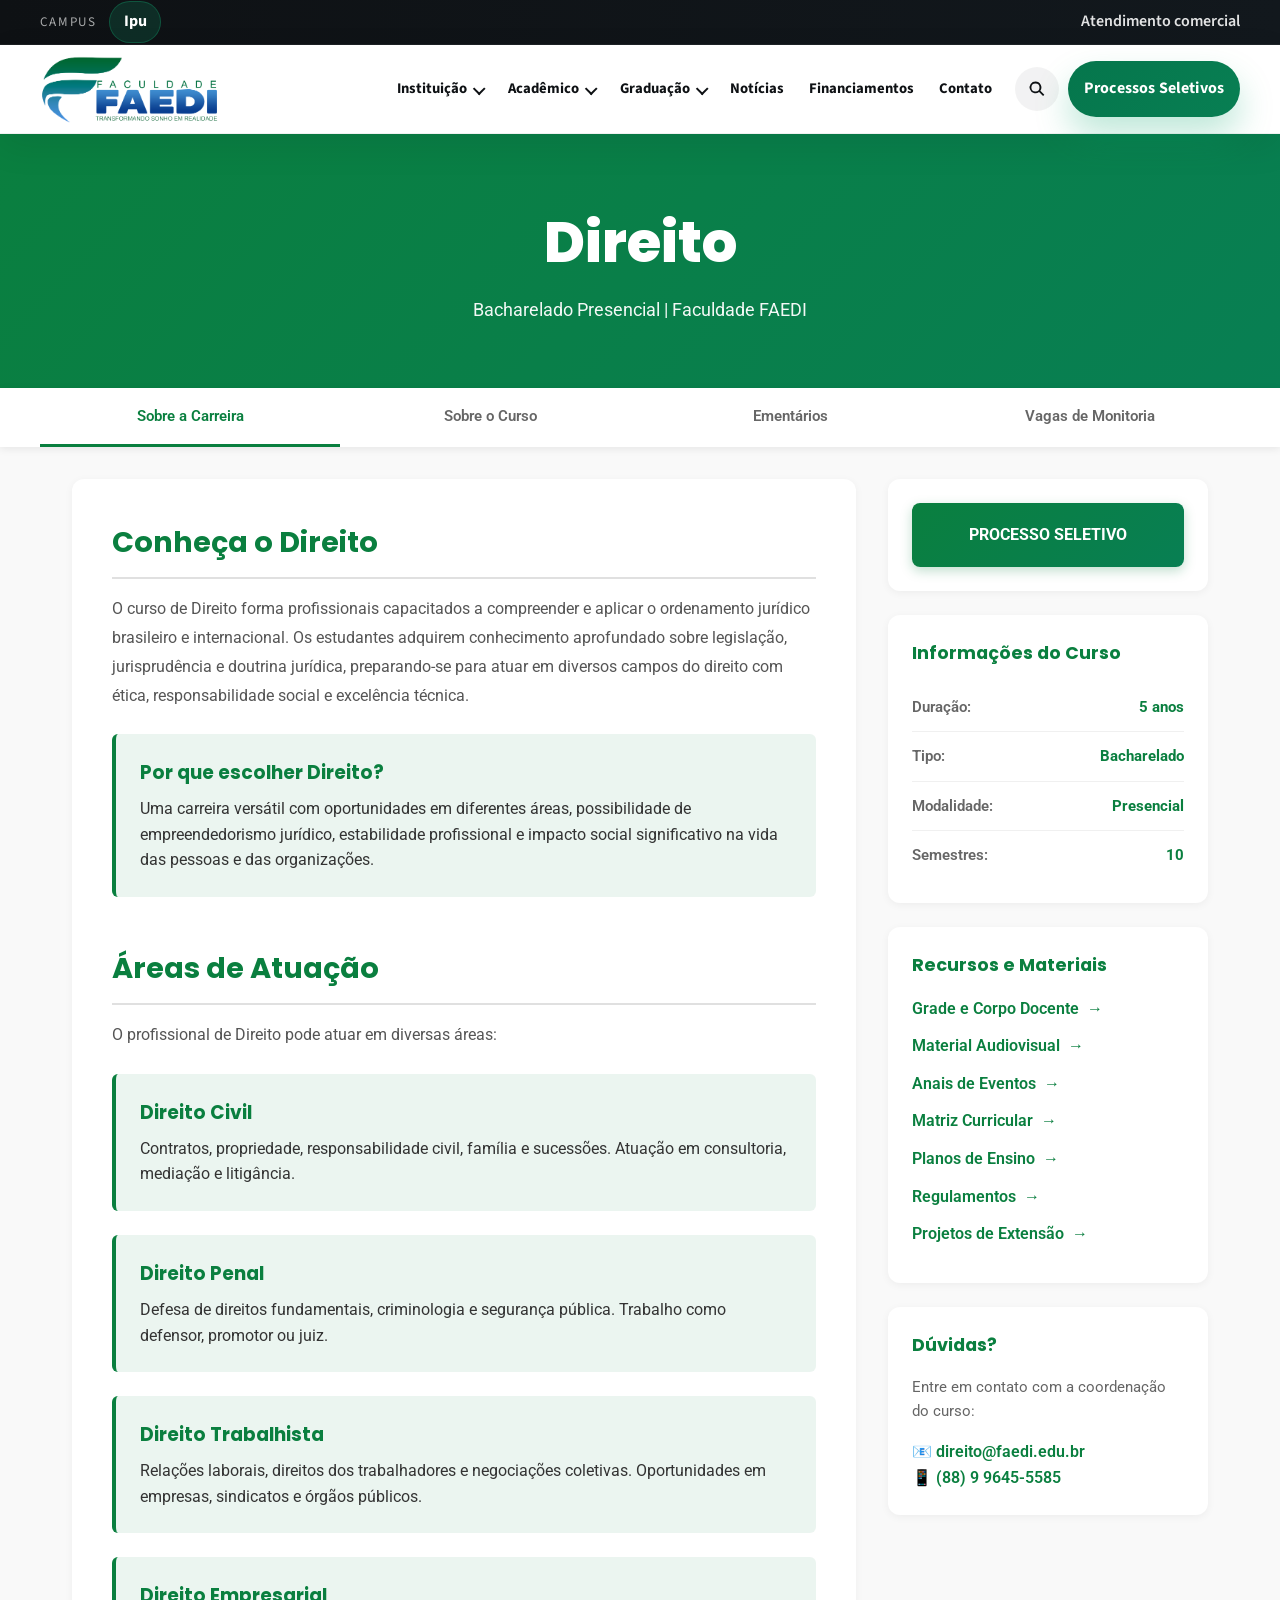
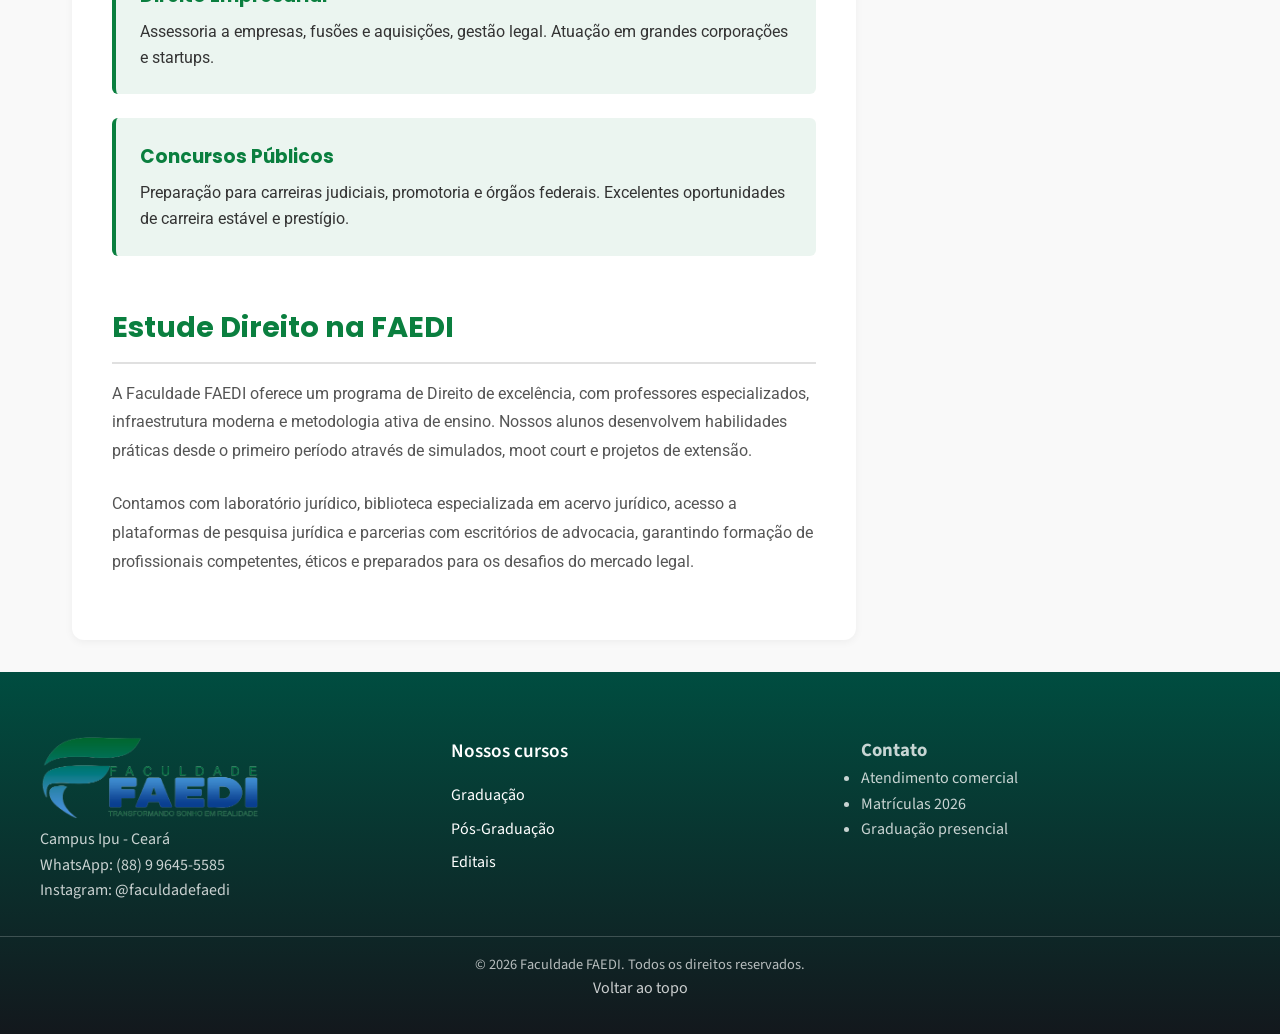
<file: Projeto-X-reformulacao-site-institucional/direito.html>
<!DOCTYPE html>
<html lang="pt-BR">
<head>
  <meta charset="UTF-8">
  <meta name="viewport" content="width=device-width, initial-scale=1.0">
  <title>Direito | Faculdade FAEDI</title>
  <meta name="description" content="Conheça o curso de Direito da Faculdade FAEDI, com formação para atuação em diferentes áreas jurídicas.">
  <meta property="og:title" content="Direito | Faculdade FAEDI">
  <meta property="og:description" content="Conheça o curso de Direito da Faculdade FAEDI, com formação para atuação em diferentes áreas jurídicas.">
  <meta property="og:type" content="website">
  <meta property="og:image" content="images/optimized/faedi-social-1200.jpg" data-seo-url>
  <meta property="og:image:alt" content="Banner institucional da Faculdade FAEDI">
  <meta property="og:locale" content="pt_BR">
  <meta property="og:site_name" content="Faculdade FAEDI">
  <meta name="twitter:card" content="summary_large_image">
  <meta name="twitter:title" content="Direito | Faculdade FAEDI">
  <meta name="twitter:description" content="Conheça o curso de Direito da Faculdade FAEDI, com formação para atuação em diferentes áreas jurídicas.">
  <meta name="twitter:image" content="images/optimized/faedi-social-1200.jpg" data-seo-url>
  <meta name="twitter:image:alt" content="Banner institucional da Faculdade FAEDI">
  <script type="application/ld+json">
    {
      "@context": "https://schema.org",
      "@graph": [
        { "@type": "Course", "name": "Direito", "description": "Formação para atuação em diferentes áreas jurídicas.", "provider": { "@type": "CollegeOrUniversity", "name": "Faculdade FAEDI" } },
        { "@type": "BreadcrumbList", "itemListElement": [
          { "@type": "ListItem", "position": 1, "name": "Faculdade FAEDI", "item": "index.html" },
          { "@type": "ListItem", "position": 2, "name": "Direito" }
        ] }
      ]
    }
  </script>
  <link rel="preconnect" href="https://fonts.googleapis.com">
  <link rel="preconnect" href="https://fonts.gstatic.com" crossorigin>
  <link href="https://fonts.googleapis.com/css2?family=Poppins:wght@400;500;600;700;800&family=Roboto:wght@400;500;700&family=Source+Sans+3:wght@400;500;600;700&display=swap" rel="stylesheet">
  <link rel="stylesheet" href="css/faedi.css">
  <style>
    .course-page--direito {
      --course-accent: #0a7f3f;
      --course-gradient: linear-gradient(135deg, #0a7f3f 0%, #087f53 100%);
    }
  </style>
</head>
<body class="course-page course-detail-page course-page--direito" data-page="direito">
<div data-faedi-layout="header"></div>
<div data-faedi-layout="search"></div>
  <!-- HEADER -->
  <div class="course-header">
    <h1>Direito</h1>
    <p>Bacharelado Presencial | Faculdade FAEDI</p>
  </div>

  <!-- NAVIGATION TABS -->
  <nav class="top-nav" aria-label="Seções do curso">
    <div class="nav-container">
      <button type="button" class="nav-tab active" data-tab="sobre-carreira">Sobre a Carreira</button>
      <button type="button" class="nav-tab" data-tab="sobre-curso">Sobre o Curso</button>
      <button type="button" class="nav-tab" data-tab="ementarios">Ementários</button>
      <button type="button" class="nav-tab" data-tab="monitoria">Vagas de Monitoria</button>
    </div>
  </nav>

  <!-- MAIN CONTAINER -->
  <div class="course-detail-container">
    <div class="content-wrapper">
      <!-- MAIN CONTENT -->
      <main class="main-content">
        <!-- TAB 1: SOBRE A CARREIRA -->
        <div class="tab-content active" id="sobre-carreira">
          <div class="content-section">
            <h2 class="section-title">Conheça o Direito</h2>
            <p class="section-text">
              O curso de Direito forma profissionais capacitados a compreender e aplicar o ordenamento jurídico brasileiro e internacional. Os estudantes adquirem conhecimento aprofundado sobre legislação, jurisprudência e doutrina jurídica, preparando-se para atuar em diversos campos do direito com ética, responsabilidade social e excelência técnica.
            </p>
            <div class="highlight-box">
              <h3>Por que escolher Direito?</h3>
              <p>Uma carreira versátil com oportunidades em diferentes áreas, possibilidade de empreendedorismo jurídico, estabilidade profissional e impacto social significativo na vida das pessoas e das organizações.</p>
            </div>
          </div>

          <div class="content-section">
            <h2 class="section-title">Áreas de Atuação</h2>
            <p class="section-text">O profissional de Direito pode atuar em diversas áreas:</p>
            <div class="highlight-box">
              <h3>Direito Civil</h3>
              <p>Contratos, propriedade, responsabilidade civil, família e sucessões. Atuação em consultoria, mediação e litigância.</p>
            </div>
            <div class="highlight-box">
              <h3>Direito Penal</h3>
              <p>Defesa de direitos fundamentais, criminologia e segurança pública. Trabalho como defensor, promotor ou juiz.</p>
            </div>
            <div class="highlight-box">
              <h3>Direito Trabalhista</h3>
              <p>Relações laborais, direitos dos trabalhadores e negociações coletivas. Oportunidades em empresas, sindicatos e órgãos públicos.</p>
            </div>
            <div class="highlight-box">
              <h3>Direito Empresarial</h3>
              <p>Assessoria a empresas, fusões e aquisições, gestão legal. Atuação em grandes corporações e startups.</p>
            </div>
            <div class="highlight-box">
              <h3>Concursos Públicos</h3>
              <p>Preparação para carreiras judiciais, promotoria e órgãos federais. Excelentes oportunidades de carreira estável e prestígio.</p>
            </div>
          </div>

          <div class="content-section">
            <h2 class="section-title">Estude Direito na FAEDI</h2>
            <p class="section-text">
              A Faculdade FAEDI oferece um programa de Direito de excelência, com professores especializados, infraestrutura moderna e metodologia ativa de ensino. Nossos alunos desenvolvem habilidades práticas desde o primeiro período através de simulados, moot court e projetos de extensão.
            </p>
            <p class="section-text">
              Contamos com laboratório jurídico, biblioteca especializada em acervo jurídico, acesso a plataformas de pesquisa jurídica e parcerias com escritórios de advocacia, garantindo formação de profissionais competentes, éticos e preparados para os desafios do mercado legal.
            </p>
          </div>
        </div>

        <!-- TAB 2: SOBRE O CURSO -->
        <div class="tab-content" id="sobre-curso">
          <div class="content-section">
            <h2 class="section-title">Estrutura do Curso</h2>
            <p class="section-text">
              O bacharelado em Direito da FAEDI tem duração de 5 anos (10 semestres) e é organizado de forma a combinar disciplinas teóricas com prática jurídica intensiva. O currículo segue as Diretrizes Curriculares Nacionais para os Cursos de Direito.
            </p>
          </div>

          <div class="content-section">
            <h2 class="section-title">Diferenciais da FAEDI</h2>
            <div class="highlight-box">
              <h3>Corpo Docente Qualificado</h3>
              <p>Professores mestres e doutores com experiência prática em suas áreas de atuação, trazendo perspectivas reais do mercado.</p>
            </div>
            <div class="highlight-box">
              <h3>Metodologia Ativa</h3>
              <p>Aprendizagem baseada em problemas, estudos de caso reais e discussões que desenvolvem pensamento crítico e argumentação jurídica.</p>
            </div>
            <div class="highlight-box">
              <h3>Prática Jurídica</h3>
              <p>Estágio supervisionado, núcleo de prática jurídica e atendimento gratuito à comunidade através de clínica de direitos humanos.</p>
            </div>
            <div class="highlight-box">
              <h3>Infraestrutura Moderna</h3>
              <p>Salas de aula equipadas, laboratório jurídico com sistema de videoconferência, biblioteca física e digital atualizada.</p>
            </div>
          </div>

          <div class="content-section">
            <h2 class="section-title">Matriz Curricular</h2>
            <p class="section-text">
              A matriz contempla disciplinas obrigatórias (Direito Constitucional, Civil, Penal, Processual, etc.), disciplinas eletivas (Direito Ambiental, Tecnologia, Compliance, etc.) e atividades complementares que permitem personalização da formação.
            </p>
          </div>
        </div>

        <!-- TAB 3: EMENTÁRIOS -->
        <div class="tab-content" id="ementarios">
          <div class="content-section">
            <h2 class="section-title">Disciplinas por Semestre</h2>
            <p class="section-text">
              Confira os ementários das disciplinas oferecidas em cada semestre do curso de Direito:
            </p>
          </div>

          <div class="content-section">
            <h2 class="section-title">1º ao 3º Semestre - Ciclo Propedêutico</h2>
            <div class="highlight-box">
              <h3>Introdução ao Estudo do Direito</h3>
              <p>Conceitos fundamentais, fontes do direito, interpretação e aplicação. Carga: 72h</p>
            </div>
            <div class="highlight-box">
              <h3>Direito Constitucional I</h3>
              <p>Constituição, princípios fundamentais, direitos e garantias fundamentais. Carga: 72h</p>
            </div>
            <div class="highlight-box">
              <h3>Direito Civil I (Parte Geral)</h3>
              <p>Sujeitos de direito, bens, atos jurídicos, prescrição e decadência. Carga: 72h</p>
            </div>
          </div>

          <div class="content-section">
            <h2 class="section-title">4º ao 7º Semestre - Ciclo Profissional</h2>
            <div class="highlight-box">
              <h3>Direito Penal I e II</h3>
              <p>Infrações penais, culpabilidade, penas e medidas de segurança. Carga: 144h</p>
            </div>
            <div class="highlight-box">
              <h3>Direito Processual Civil I e II</h3>
              <p>Jurisdição, ação, processo, recursos, tutelas de urgência. Carga: 144h</p>
            </div>
            <div class="highlight-box">
              <h3>Direito do Trabalho</h3>
              <p>Contrato de trabalho, direitos e deveres, rescisão, negociação coletiva. Carga: 72h</p>
            </div>
          </div>

          <div class="content-section">
            <p class="section-text" style="margin-top: 2rem; padding-top: 2rem; border-top: 2px solid #e0e0e0;">
              Para acesso completo aos ementários de todas as disciplinas, clique no link "Matriz Curricular" disponível na sidebar.
            </p>
          </div>
        </div>

        <!-- TAB 4: MONITORIA -->
        <div class="tab-content" id="monitoria">
          <div class="content-section">
            <h2 class="section-title">Programa de Monitoria</h2>
            <p class="section-text">
              A FAEDI oferece vagas de monitoria para estudantes que desejam reforçar aprendizado, ganhar experiência e contribuir com a formação de colegas. O monitor atua sob supervisão de professor, auxiliando em aulas, plantões de dúvidas e preparação de materiais didáticos.
            </p>
          </div>

          <div class="content-section">
            <h2 class="section-title">Benefícios da Monitoria</h2>
            <div class="highlight-box">
              <h3>Aprimoramento Acadêmico</h3>
              <p>Aprofundamento do conhecimento em disciplinas específicas através de estudos supervisionados.</p>
            </div>
            <div class="highlight-box">
              <h3>Remuneração</h3>
              <p>Bolsa de monitoria remunerada, dependendo de disponibilidade orçamentária da instituição.</p>
            </div>
            <div class="highlight-box">
              <h3>Experiência Pedagógica</h3>
              <p>Desenvolvimento de habilidades de comunicação, liderança e trabalho em grupo essenciais para a docência.</p>
            </div>
            <div class="highlight-box">
              <h3>Certificação</h3>
              <p>Certificado de participação reconhecido como atividade complementar no histórico escolar.</p>
            </div>
          </div>

          <div class="content-section">
            <h2 class="section-title">Vagas Abertas</h2>
            <p class="section-text">
              Atualmente temos vagas para monitoria em:
            </p>
            <ul style="margin-left: 1.5rem; color: #555;">
              <li>Direito Constitucional II</li>
              <li>Direito Civil III (Obrigações)</li>
              <li>Direito Penal I</li>
              <li>Direito Processual Civil I</li>
              <li>Direito Administrativo</li>
            </ul>
            <p class="section-text" style="margin-top: 1.5rem;">
              <strong>Como se inscrever?</strong> Envie seu currículo e histórico escolar para monitor@faedi.edu.br com o assunto "Inscrição Monitoria Direito". Inscrições abertas até [DATA].
            </p>
          </div>
        </div>
      </main>

      <!-- SIDEBAR -->
      <aside class="sidebar" aria-label="Informações do curso">
        <!-- CTA BUTTON -->
        <div class="sidebar-card">
          <a class="cta-button" href="index.html#processo-seletivo">
            PROCESSO SELETIVO
          </a>
        </div>

        <!-- COURSE INFO -->
        <div class="sidebar-card info-section">
          <h3>Informações do Curso</h3>
          <div class="info-item">
            <span class="info-label">Duração:</span>
            <span class="info-value">5 anos</span>
          </div>
          <div class="info-item">
            <span class="info-label">Tipo:</span>
            <span class="info-value">Bacharelado</span>
          </div>
          <div class="info-item">
            <span class="info-label">Modalidade:</span>
            <span class="info-value">Presencial</span>
          </div>
          <div class="info-item">
            <span class="info-label">Semestres:</span>
            <span class="info-value">10</span>
          </div>
        </div>

        <!-- RESOURCES -->
        <div class="sidebar-card info-section">
          <h3>Recursos e Materiais</h3>
          <ul class="links-list">
            <li><a aria-disabled="true">Grade e Corpo Docente</a></li>
            <li><a aria-disabled="true">Material Audiovisual</a></li>
            <li><a aria-disabled="true">Anais de Eventos</a></li>
            <li><a aria-disabled="true">Matriz Curricular</a></li>
            <li><a aria-disabled="true">Planos de Ensino</a></li>
            <li><a aria-disabled="true">Regulamentos</a></li>
            <li><a aria-disabled="true">Projetos de Extensão</a></li>
          </ul>
        </div>

        <!-- CONTACT -->
        <div class="sidebar-card info-section">
          <h3>Dúvidas?</h3>
          <p style="color: #666; font-size: 0.95rem; margin-bottom: 1rem;">
            Entre em contato com a coordenação do curso:
          </p>
          <p style="color: #0a7f3f; font-weight: 600;">
            📧 direito@faedi.edu.br<br>
            📱 (88) 9 9645-5585
          </p>
        </div>
      </aside>
    </div>
  </div>

  <div data-faedi-layout="floating"></div>
  <div data-faedi-layout="footer"></div>

  <script src="js/faedi-layout.js" defer></script>
  <script src="js/search-index.js" defer></script>
  <script src="js/faedi.js" defer></script>
</body>
</html>
</file>
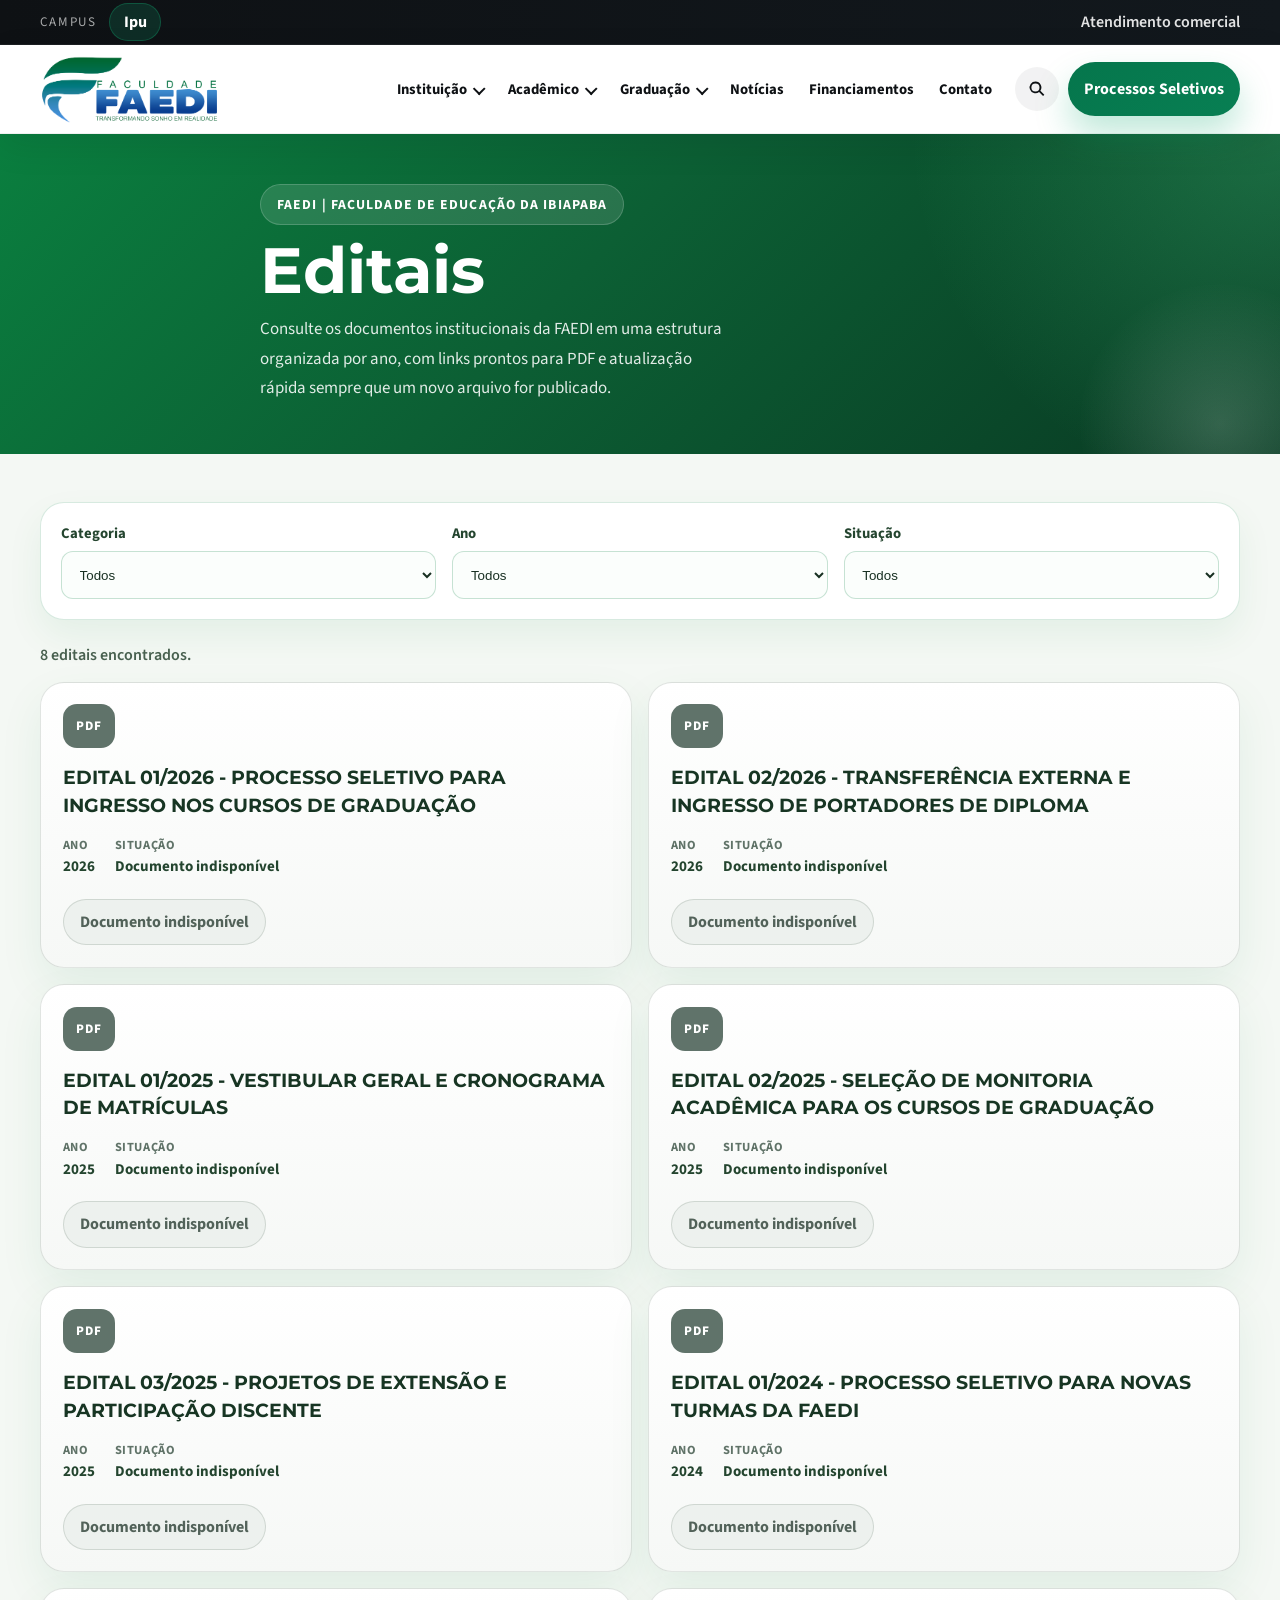
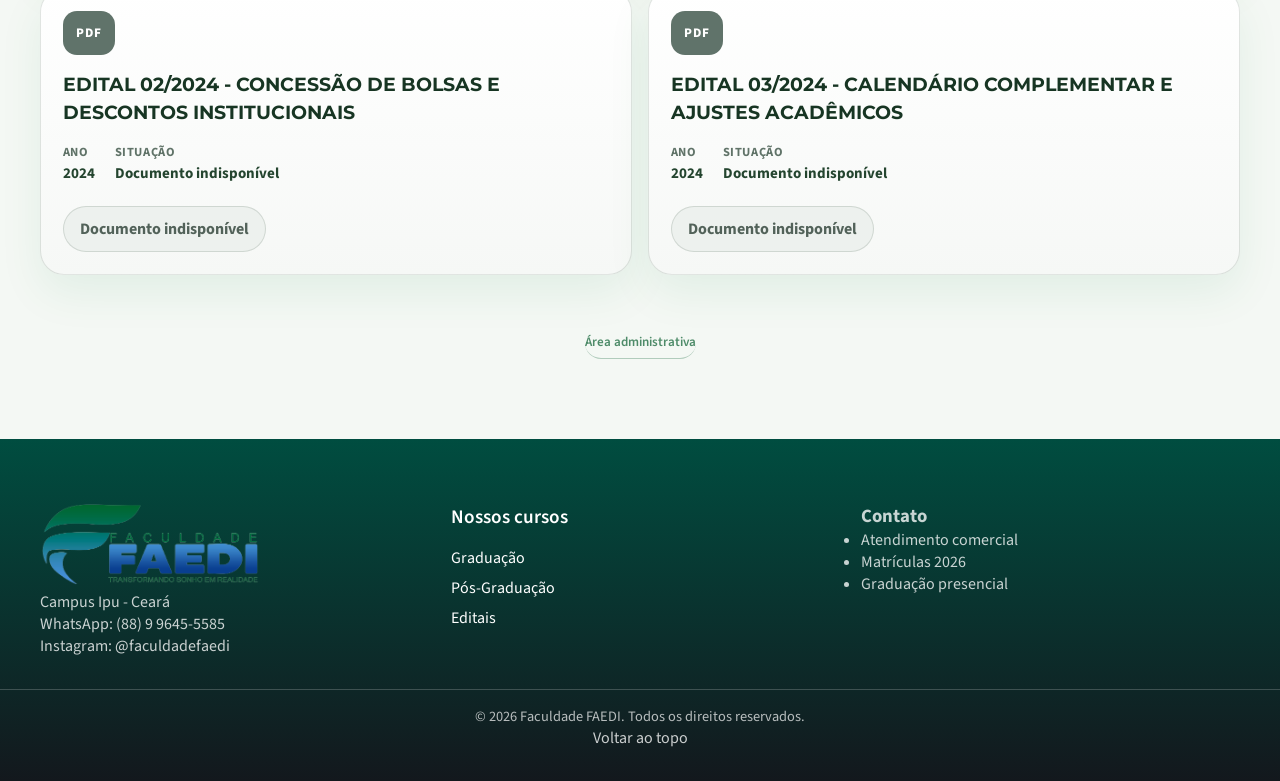
<file: Projeto-X-reformulacao-site-institucional/editais.html>
<!DOCTYPE html>
<html lang="pt-BR">
<head>
  <meta charset="UTF-8">
  <meta name="viewport" content="width=device-width, initial-scale=1.0">
  <title>Editais | Faculdade FAEDI</title>
  <meta
    name="description"
    content="Consulte a área de editais da Faculdade FAEDI e filtre os documentos institucionais por categoria, ano e situação."
  >
  <meta property="og:title" content="Editais | Faculdade FAEDI">
  <meta property="og:description" content="Consulte a área de editais da Faculdade FAEDI e filtre os documentos institucionais por categoria, ano e situação.">
  <meta property="og:type" content="website">
  <meta property="og:image" content="images/optimized/faedi-social-1200.jpg" data-seo-url>
  <meta property="og:image:alt" content="Banner institucional da Faculdade FAEDI">
  <meta property="og:locale" content="pt_BR">
  <meta property="og:site_name" content="Faculdade FAEDI">
  <meta name="twitter:card" content="summary_large_image">
  <meta name="twitter:title" content="Editais | Faculdade FAEDI">
  <meta name="twitter:description" content="Consulte a área de editais da Faculdade FAEDI e filtre os documentos institucionais por categoria, ano e situação.">
  <meta name="twitter:image" content="images/optimized/faedi-social-1200.jpg" data-seo-url>
  <meta name="twitter:image:alt" content="Banner institucional da Faculdade FAEDI">
  <script type="application/ld+json">
    {
      "@context": "https://schema.org",
      "@type": "BreadcrumbList",
      "itemListElement": [
        { "@type": "ListItem", "position": 1, "name": "Faculdade FAEDI", "item": "index.html" },
        { "@type": "ListItem", "position": 2, "name": "Editais" }
      ]
    }
  </script>
  <link rel="preconnect" href="https://fonts.googleapis.com">
  <link rel="preconnect" href="https://fonts.gstatic.com" crossorigin>
  <link
    href="https://fonts.googleapis.com/css2?family=Montserrat:wght@500;600;700;800&family=Source+Sans+3:wght@400;500;600;700&display=swap"
    rel="stylesheet"
  >
  <link rel="stylesheet" href="css/faedi.css">
</head>
<body class="editais-page" data-page="editais">
  <div data-faedi-layout="header"></div>
  <div data-faedi-layout="search"></div>

  <main>
    <section class="editais-hero">
      <div class="container editais-hero-content">
        <div class="editais-copy">
          <span class="editais-kicker">FAEDI | Faculdade de Educa&ccedil;&atilde;o da Ibiapaba</span>
          <h1>Editais</h1>
          <p>
            Consulte os documentos institucionais da FAEDI em uma estrutura organizada por ano, com links prontos para PDF e atualiza&ccedil;&atilde;o r&aacute;pida sempre que um novo arquivo for publicado.
          </p>
        </div>
      </div>
    </section>

    <section class="editais-section" aria-labelledby="editais-list-title">
      <div class="container">
        <h2 class="sr-only" id="editais-list-title">Lista de editais</h2>
        <form class="editais-filters" data-editais-filters>
          <div class="editais-filter-field">
            <label for="editais-filter-category">Categoria</label>
            <select id="editais-filter-category" data-editais-filter="category">
              <option value="">Todos</option>
            </select>
          </div>

          <div class="editais-filter-field">
            <label for="editais-filter-year">Ano</label>
            <select id="editais-filter-year" data-editais-filter="year">
              <option value="">Todos</option>
            </select>
          </div>

          <div class="editais-filter-field">
            <label for="editais-filter-status">Situa&ccedil;&atilde;o</label>
            <select id="editais-filter-status" data-editais-filter="status">
              <option value="">Todos</option>
              <option value="aberto">Aberto</option>
              <option value="encerrado">Encerrado</option>
              <option value="indisponivel">Documento indispon&iacute;vel</option>
            </select>
          </div>
        </form>

        <p class="editais-results-status" data-editais-count role="status" aria-live="polite" aria-atomic="true"></p>

        <div class="editais-list" data-editais-list aria-label="Lista de editais"></div>

        <div class="editais-empty" data-editais-empty hidden>
          <h3>Nenhum edital encontrado</h3>
          <p>Ajuste os filtros para consultar outros documentos.</p>
        </div>

        <noscript>
          <p class="editais-noscript">Ative o JavaScript para consultar e filtrar os editais cadastrados.</p>
        </noscript>

        <p class="editais-admin-entry">
          <a class="editais-admin-link" href="acesso-editais.html">&Aacute;rea administrativa</a>
        </p>
      </div>
    </section>
  </main>

  <div data-faedi-layout="floating"></div>
  <div data-faedi-layout="footer"></div>

  <script src="js/faedi-layout.js" defer></script>
  <script src="js/search-index.js" defer></script>
  <script src="js/faedi.js" defer></script>
  <script src="js/google-drive-config.js?v=20261008-3" defer></script>
  <script src="js/apps-script-api.js?v=20261008-3" defer></script>
  <script src="js/editais.js?v=20261008-3" defer></script>
</body>
</html>
</file>
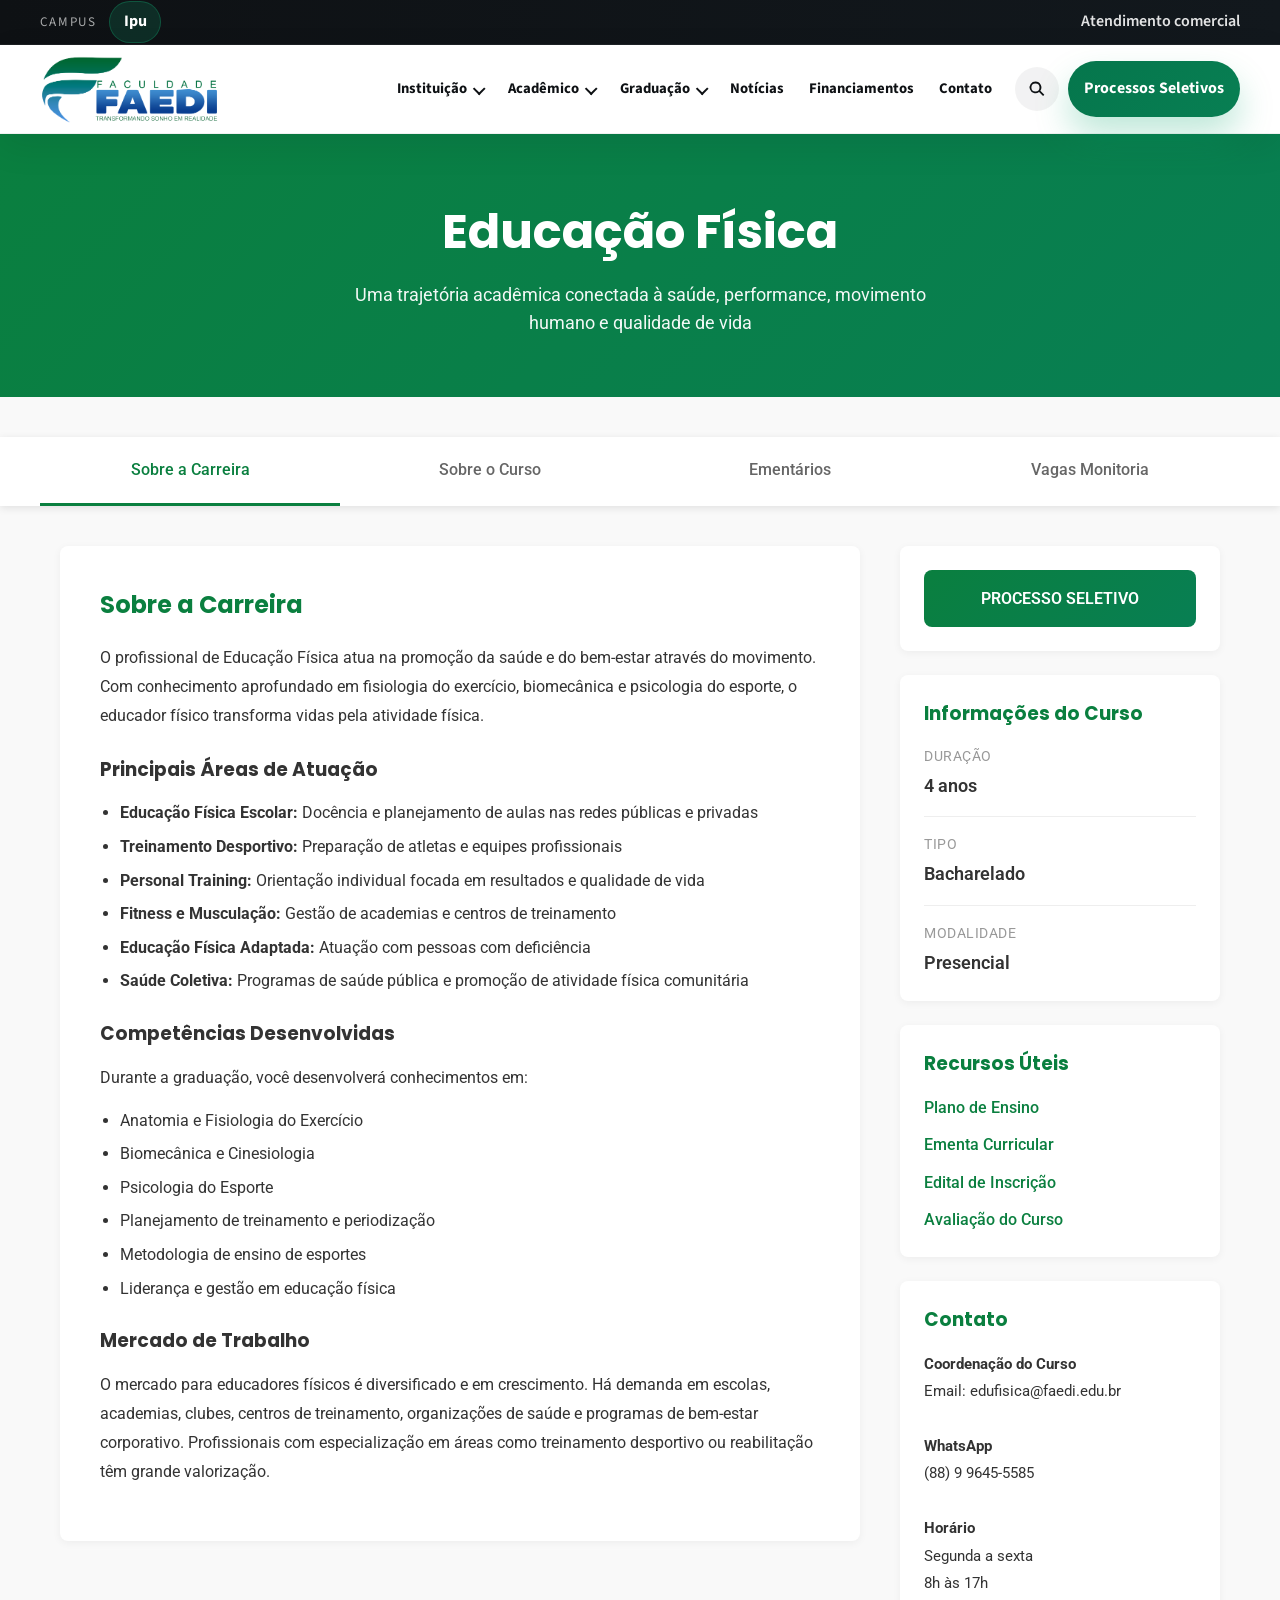
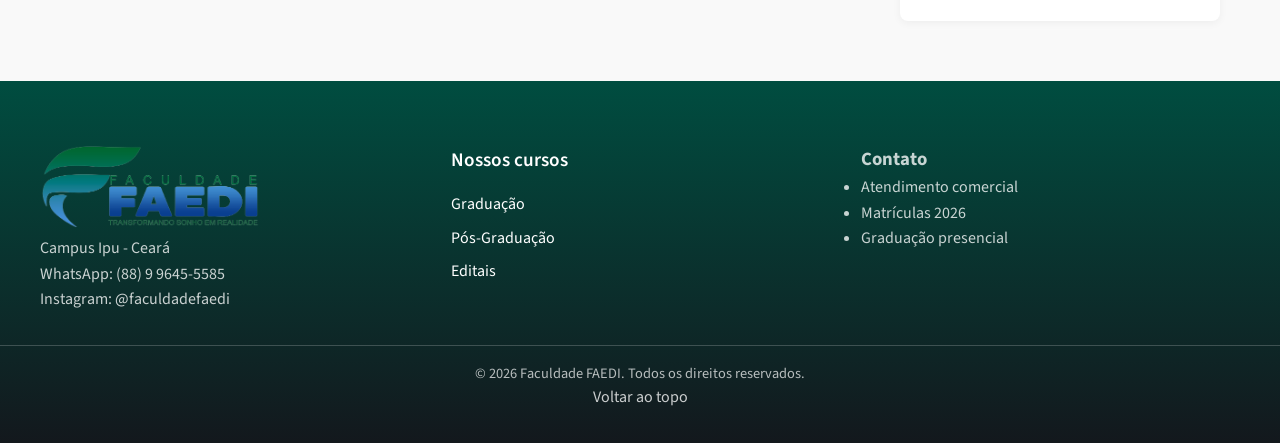
<file: Projeto-X-reformulacao-site-institucional/educacao-fisica.html>
<!DOCTYPE html>
<html lang="pt-BR">
<head>
  <meta charset="UTF-8">
  <meta name="viewport" content="width=device-width, initial-scale=1.0">
  <title>Educação Física | Faculdade FAEDI</title>
  <meta name="description" content="Conheça o curso de Educação Física da Faculdade FAEDI, com formação voltada à saúde, ao movimento humano e à qualidade de vida.">
  <meta property="og:title" content="Educação Física | Faculdade FAEDI">
  <meta property="og:description" content="Conheça o curso de Educação Física da Faculdade FAEDI, com formação voltada à saúde, ao movimento humano e à qualidade de vida.">
  <meta property="og:type" content="website">
  <meta property="og:image" content="images/optimized/faedi-social-1200.jpg" data-seo-url>
  <meta property="og:image:alt" content="Banner institucional da Faculdade FAEDI">
  <meta property="og:locale" content="pt_BR">
  <meta property="og:site_name" content="Faculdade FAEDI">
  <meta name="twitter:card" content="summary_large_image">
  <meta name="twitter:title" content="Educação Física | Faculdade FAEDI">
  <meta name="twitter:description" content="Conheça o curso de Educação Física da Faculdade FAEDI, com formação voltada à saúde, ao movimento humano e à qualidade de vida.">
  <meta name="twitter:image" content="images/optimized/faedi-social-1200.jpg" data-seo-url>
  <meta name="twitter:image:alt" content="Banner institucional da Faculdade FAEDI">
  <script type="application/ld+json">
    {
      "@context": "https://schema.org",
      "@graph": [
        { "@type": "Course", "name": "Educação Física", "description": "Formação voltada à saúde, ao movimento humano e à qualidade de vida.", "provider": { "@type": "CollegeOrUniversity", "name": "Faculdade FAEDI" } },
        { "@type": "BreadcrumbList", "itemListElement": [
          { "@type": "ListItem", "position": 1, "name": "Faculdade FAEDI", "item": "index.html" },
          { "@type": "ListItem", "position": 2, "name": "Educação Física" }
        ] }
      ]
    }
  </script>
  <link rel="preconnect" href="https://fonts.googleapis.com">
  <link rel="preconnect" href="https://fonts.gstatic.com" crossorigin>
  <link href="https://fonts.googleapis.com/css2?family=Montserrat:wght@500;600;700;800&family=Poppins:wght@600;700&family=Roboto:wght@400;500&family=Source+Sans+3:wght@400;500;600;700&display=swap" rel="stylesheet">
  <link rel="stylesheet" href="css/faedi.css">
  <style>
    .course-page--educacao-fisica {
      --course-accent: #0a7f3f;
      --course-gradient: linear-gradient(135deg, #0a7f3f 0%, #087f53 100%);
    }
  </style>
</head>
<body class="course-page course-page--educacao-fisica" data-page="educacao-fisica">
<div data-faedi-layout="header"></div>
<div data-faedi-layout="search"></div>
  <div class="course-header">
    <h1>Educação Física</h1>
    <p>Uma trajetória acadêmica conectada à saúde, performance, movimento humano e qualidade de vida</p>
  </div>

  <nav class="course-nav" aria-label="Seções do curso">
    <ul class="nav-tabs">
      <li><button class="tab-button active" data-tab="sobre-carreira">Sobre a Carreira</button></li>
      <li><button class="tab-button" data-tab="sobre-curso">Sobre o Curso</button></li>
      <li><button class="tab-button" data-tab="ementarios">Ementários</button></li>
      <li><button class="tab-button" data-tab="vagas">Vagas Monitoria</button></li>
    </ul>
  </nav>

  <div class="course-container course-content">
    <main>
      <div id="sobre-carreira" class="tab-content active">
        <h2>Sobre a Carreira</h2>
        <p>O profissional de Educação Física atua na promoção da saúde e do bem-estar através do movimento. Com conhecimento aprofundado em fisiologia do exercício, biomecânica e psicologia do esporte, o educador físico transforma vidas pela atividade física.</p>

        <h3>Principais Áreas de Atuação</h3>
        <ul>
          <li><strong>Educação Física Escolar:</strong> Docência e planejamento de aulas nas redes públicas e privadas</li>
          <li><strong>Treinamento Desportivo:</strong> Preparação de atletas e equipes profissionais</li>
          <li><strong>Personal Training:</strong> Orientação individual focada em resultados e qualidade de vida</li>
          <li><strong>Fitness e Musculação:</strong> Gestão de academias e centros de treinamento</li>
          <li><strong>Educação Física Adaptada:</strong> Atuação com pessoas com deficiência</li>
          <li><strong>Saúde Coletiva:</strong> Programas de saúde pública e promoção de atividade física comunitária</li>
        </ul>

        <h3>Competências Desenvolvidas</h3>
        <p>Durante a graduação, você desenvolverá conhecimentos em:</p>
        <ul>
          <li>Anatomia e Fisiologia do Exercício</li>
          <li>Biomecânica e Cinesiologia</li>
          <li>Psicologia do Esporte</li>
          <li>Planejamento de treinamento e periodização</li>
          <li>Metodologia de ensino de esportes</li>
          <li>Liderança e gestão em educação física</li>
        </ul>

        <h3>Mercado de Trabalho</h3>
        <p>O mercado para educadores físicos é diversificado e em crescimento. Há demanda em escolas, academias, clubes, centros de treinamento, organizações de saúde e programas de bem-estar corporativo. Profissionais com especialização em áreas como treinamento desportivo ou reabilitação têm grande valorização.</p>
      </div>

      <div id="sobre-curso" class="tab-content">
        <h2>Sobre o Curso</h2>
        <p>O curso de Educação Física da Faculdade FAEDI forma profissionais preparados para atuar em diversos contextos, com sólida fundamentação teórica combinada com prática intensiva em laboratórios de movimento e campos de treinamento.</p>

        <h3>Diferenciais do Programa</h3>
        <ul>
          <li>Laboratórios de biomecânica e fisiologia do exercício</li>
          <li>Convênios com centros de treinamento e academias</li>
          <li>Participação em eventos desportivos locais e estaduais</li>
          <li>Docentes com experiência em treinamento profissional</li>
          <li>Núcleos de pesquisa em exercício e saúde</li>
          <li>Programas de extensão em comunidades</li>
        </ul>

        <h3>Metodologia Pedagógica</h3>
        <p>Utilizamos metodologia que equilibra teoria e prática. Aulas expositivas com demonstrações práticas, trabalhos em grupo, projetos de pesquisa, estágios supervisionados e organização de eventos desportivos são componentes essenciais do currículo.</p>

        <h3>Infraestrutura</h3>
        <p>A faculdade dispõe de quadras poliesportivas, ginásio de musculação, salas de dança, laboratório de fisiologia, acervo de materiais didáticos, e acesso a parcerias com espaços de treinamento de ponta.</p>
      </div>

      <div id="ementarios" class="tab-content">
        <h2>Ementários</h2>
        <p>O curso segue estrutura curricular que integra disciplinas de ciências do movimento, práticas desportivas, gestão em educação física e estágios supervisionados.</p>

        <h3>Núcleos Temáticos</h3>
        <ul>
          <li><strong>Ciências do Movimento:</strong> Anatomia, Fisiologia, Biomecânica, Cinesiologia</li>
          <li><strong>Psicologia e Pedagogia:</strong> Psicologia do Esporte, Motivação, Aprendizagem Motora, Didática</li>
          <li><strong>Práticas Desportivas:</strong> Desportos Coletivos, Individuais, Lutas, Ginástica, Dança</li>
          <li><strong>Treinamento:</strong> Periodização, Prescrição de Exercício, Preparação Física</li>
          <li><strong>Saúde Coletiva:</strong> Epidemiologia, Atividade Física Adaptada, Promoção de Saúde</li>
          <li><strong>Gestão:</strong> Administração em EF, Empreendedorismo, Marketing Desportivo</li>
          <li><strong>Metodologia Científica:</strong> Pesquisa em Educação Física</li>
          <li><strong>Estágios:</strong> Escolar, Treinamento, Saúde</li>
        </ul>

        <h3>Disciplinas Práticas Intensivas</h3>
        <p>Especialmente em semestres avançados, o aluno participa de aulas práticas intensivas em diferentes modalidades, com supervisão de profissionais especializados.</p>
      </div>

      <div id="vagas" class="tab-content">
        <h2>Vagas para Monitoria</h2>
        <p>A Faculdade FAEDI oferece oportunidades de monitoria para alunos que desejam aprofundar aprendizado e apoiar colegas em disciplinas práticas e teóricas.</p>

        <h3>Disciplinas com Vagas Abertas</h3>
        <ul>
          <li>Anatomia Humana</li>
          <li>Fisiologia do Exercício</li>
          <li>Biomecânica</li>
          <li>Desportos Coletivos</li>
          <li>Prescrição de Exercício</li>
          <li>Psicologia do Esporte</li>
        </ul>

        <h3>Benefícios da Monitoria</h3>
        <ul>
          <li>Bolsa de R$ 500 a R$ 800 mensais</li>
          <li>Experiência em docência e mentoria</li>
          <li>Certificado de reconhecimento</li>
          <li>Desenvolvimento de liderança</li>
          <li>Currículum fortalecido</li>
        </ul>

        <h3>Como Candidatar-se</h3>
        <p>Candidatos com média superior a 7.5 podem se inscrever no período de seleção. É necessário preencher formulário, apresentar histórico acadêmico e participar de entrevista com o orientador da disciplina.</p>
      </div>
    </main>

    <aside class="sidebar" aria-label="Informações do curso">
      <div class="sidebar-card">
        <a href="index.html#processo-seletivo" class="cta-button">PROCESSO SELETIVO</a>
      </div>

      <div class="sidebar-card">
        <h3>Informações do Curso</h3>
        <div class="info-item">
          <div class="info-label">Duração</div>
          <div class="info-value">4 anos</div>
        </div>
        <div class="info-item">
          <div class="info-label">Tipo</div>
          <div class="info-value">Bacharelado</div>
        </div>
        <div class="info-item">
          <div class="info-label">Modalidade</div>
          <div class="info-value">Presencial</div>
        </div>
      </div>

      <div class="sidebar-card">
        <h3>Recursos Úteis</h3>
        <div class="sidebar-links">
          <a aria-disabled="true">Plano de Ensino</a>
          <a aria-disabled="true">Ementa Curricular</a>
          <a aria-disabled="true">Edital de Inscrição</a>
          <a aria-disabled="true">Avaliação do Curso</a>
        </div>
      </div>

      <div class="sidebar-card">
        <h3>Contato</h3>
        <div class="contact-info">
          <strong>Coordenação do Curso</strong><br>
          Email: edufisica@faedi.edu.br<br>
          <br>
          <strong>WhatsApp</strong><br>
          (88) 9 9645-5585<br>
          <br>
          <strong>Horário</strong><br>
          Segunda a sexta<br>
          8h às 17h
        </div>
      </div>
    </aside>
  </div>

  <div data-faedi-layout="floating"></div>
  <div data-faedi-layout="footer"></div>

  <script src="js/faedi-layout.js" defer></script>
  <script src="js/search-index.js" defer></script>
  <script src="js/faedi.js" defer></script>
</body>
</html>
</file>
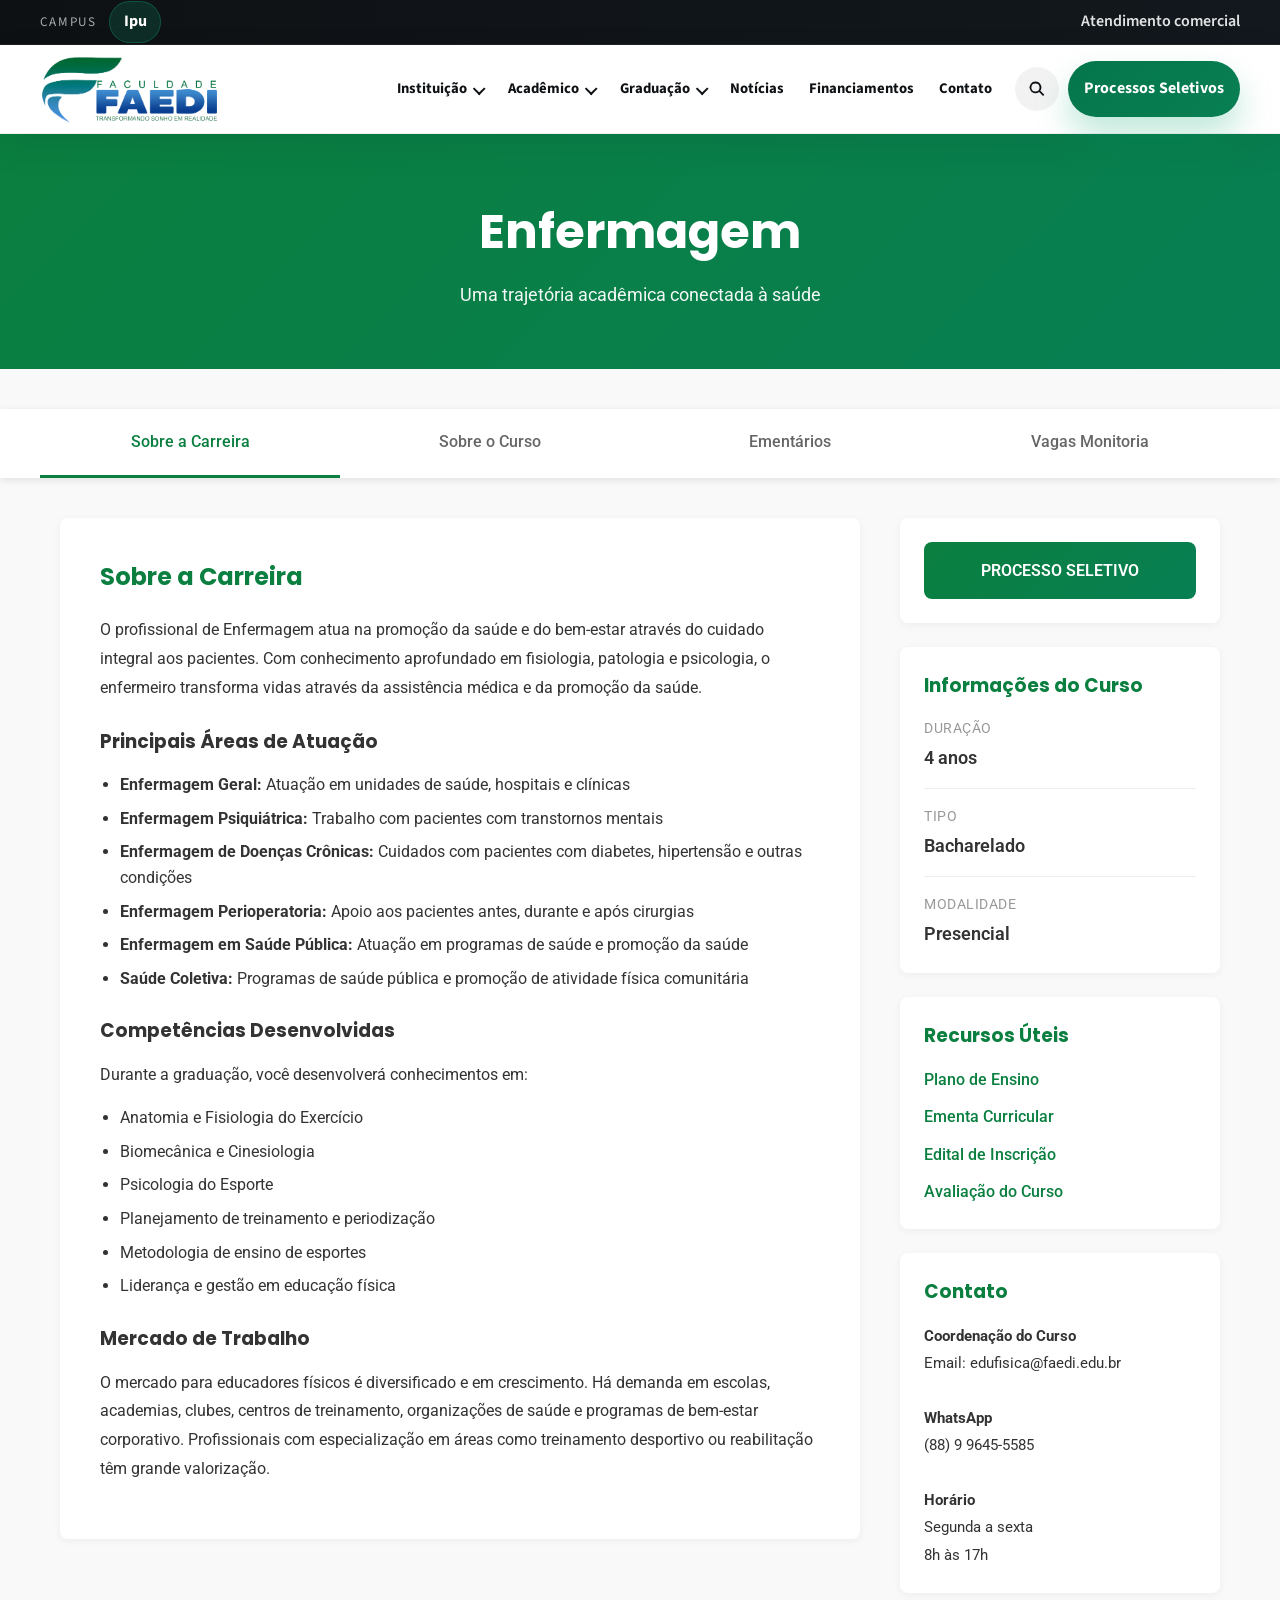
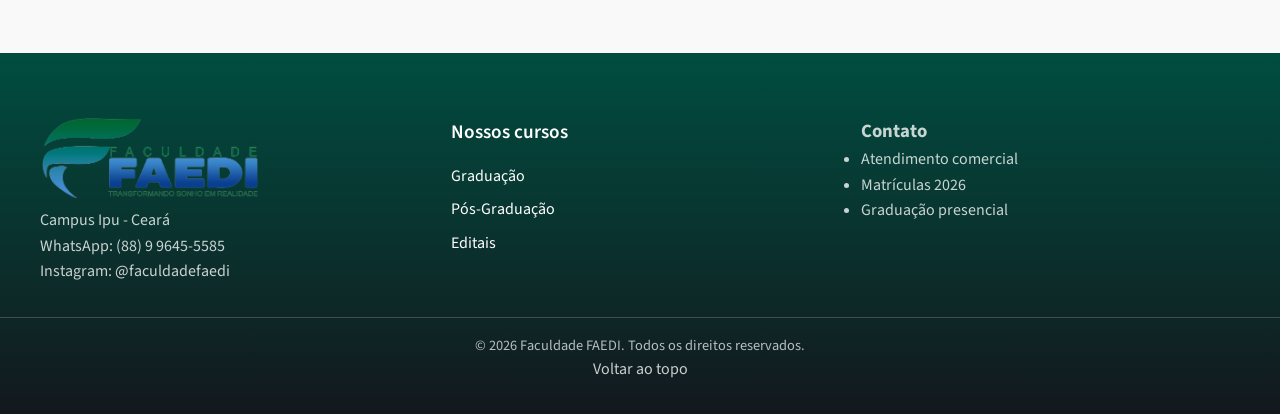
<file: Projeto-X-reformulacao-site-institucional/enfermagem.html>
<!DOCTYPE html>
<html lang="pt-BR">
<head>
  <meta charset="UTF-8">
  <meta name="viewport" content="width=device-width, initial-scale=1.0">
  <title>Enfermagem | Faculdade FAEDI</title>
  <meta name="description" content="Conheça o curso de Enfermagem da Faculdade FAEDI, com formação voltada ao cuidado integral, à promoção da saúde e ao bem-estar.">
  <meta property="og:title" content="Enfermagem | Faculdade FAEDI">
  <meta property="og:description" content="Conheça o curso de Enfermagem da Faculdade FAEDI, com formação voltada ao cuidado integral, à promoção da saúde e ao bem-estar.">
  <meta property="og:type" content="website">
  <meta property="og:image" content="images/optimized/faedi-social-1200.jpg" data-seo-url>
  <meta property="og:image:alt" content="Banner institucional da Faculdade FAEDI">
  <meta property="og:locale" content="pt_BR">
  <meta property="og:site_name" content="Faculdade FAEDI">
  <meta name="twitter:card" content="summary_large_image">
  <meta name="twitter:title" content="Enfermagem | Faculdade FAEDI">
  <meta name="twitter:description" content="Conheça o curso de Enfermagem da Faculdade FAEDI, com formação voltada ao cuidado integral, à promoção da saúde e ao bem-estar.">
  <meta name="twitter:image" content="images/optimized/faedi-social-1200.jpg" data-seo-url>
  <meta name="twitter:image:alt" content="Banner institucional da Faculdade FAEDI">
  <script type="application/ld+json">
    {
      "@context": "https://schema.org",
      "@graph": [
        { "@type": "Course", "name": "Enfermagem", "description": "Formação voltada ao cuidado integral, à promoção da saúde e ao bem-estar.", "provider": { "@type": "CollegeOrUniversity", "name": "Faculdade FAEDI" } },
        { "@type": "BreadcrumbList", "itemListElement": [
          { "@type": "ListItem", "position": 1, "name": "Faculdade FAEDI", "item": "index.html" },
          { "@type": "ListItem", "position": 2, "name": "Enfermagem" }
        ] }
      ]
    }
  </script>
  <link rel="preconnect" href="https://fonts.googleapis.com">
  <link rel="preconnect" href="https://fonts.gstatic.com" crossorigin>
  <link href="https://fonts.googleapis.com/css2?family=Montserrat:wght@500;600;700;800&family=Poppins:wght@600;700&family=Roboto:wght@400;500&family=Source+Sans+3:wght@400;500;600;700&display=swap" rel="stylesheet">
  <link rel="stylesheet" href="css/faedi.css">
  <style>
    .course-page--enfermagem {
      --course-accent: #0a7f3f;
      --course-gradient: linear-gradient(135deg, #0a7f3f 0%, #087f53 100%);
    }
  </style>
</head>
<body class="course-page course-page--enfermagem" data-page="enfermagem">
<div data-faedi-layout="header"></div>
<div data-faedi-layout="search"></div>
  <div class="course-header">
    <h1>Enfermagem</h1>
    <p>Uma trajetória acadêmica conectada à saúde</p>
  </div>

  <nav class="course-nav" aria-label="Seções do curso">
    <ul class="nav-tabs">
      <li><button class="tab-button active" data-tab="sobre-carreira">Sobre a Carreira</button></li>
      <li><button class="tab-button" data-tab="sobre-curso">Sobre o Curso</button></li>
      <li><button class="tab-button" data-tab="ementarios">Ementários</button></li>
      <li><button class="tab-button" data-tab="vagas">Vagas Monitoria</button></li>
    </ul>
  </nav>

  <div class="course-container course-content">
    <main>
      <div id="sobre-carreira" class="tab-content active">
        <h2>Sobre a Carreira</h2>
        <p>O profissional de Enfermagem atua na promoção da saúde e do bem-estar através do cuidado integral aos pacientes. Com conhecimento aprofundado em fisiologia, patologia e psicologia, o enfermeiro transforma vidas através da assistência médica e da promoção da saúde.</p>

        <h3>Principais Áreas de Atuação</h3>
        <ul>
          <li><strong>Enfermagem Geral:</strong> Atuação em unidades de saúde, hospitais e clínicas</li>
          <li><strong>Enfermagem Psiquiátrica:</strong> Trabalho com pacientes com transtornos mentais</li>
          <li><strong>Enfermagem de Doenças Crônicas:</strong> Cuidados com pacientes com diabetes, hipertensão e outras condições</li>
          <li><strong>Enfermagem Perioperatoria:</strong> Apoio aos pacientes antes, durante e após cirurgias</li>
          <li><strong>Enfermagem em Saúde Pública:</strong> Atuação em programas de saúde e promoção da saúde</li>
          <li><strong>Saúde Coletiva:</strong> Programas de saúde pública e promoção de atividade física comunitária</li>
        </ul>

        <h3>Competências Desenvolvidas</h3>
        <p>Durante a graduação, você desenvolverá conhecimentos em:</p>
        <ul>
          <li>Anatomia e Fisiologia do Exercício</li>
          <li>Biomecânica e Cinesiologia</li>
          <li>Psicologia do Esporte</li>
          <li>Planejamento de treinamento e periodização</li>
          <li>Metodologia de ensino de esportes</li>
          <li>Liderança e gestão em educação física</li>
        </ul>

        <h3>Mercado de Trabalho</h3>
        <p>O mercado para educadores físicos é diversificado e em crescimento. Há demanda em escolas, academias, clubes, centros de treinamento, organizações de saúde e programas de bem-estar corporativo. Profissionais com especialização em áreas como treinamento desportivo ou reabilitação têm grande valorização.</p>
      </div>

      <div id="sobre-curso" class="tab-content">
        <h2>Sobre o Curso</h2>
        <p>O curso de Enfermagem da Faculdade FAEDI forma profissionais preparados para atuar em diversos contextos, com sólida fundamentação teórica combinada com prática intensiva em laboratórios de saúde e unidades hospitalares.</p>

        <h3>Diferenciais do Programa</h3>
        <ul>
          <li>Laboratórios de biomecânica e fisiologia do exercício</li>
          <li>Convênios com centros de treinamento e academias</li>
          <li>Participação em eventos desportivos locais e estaduais</li>
          <li>Docentes com experiência em treinamento profissional</li>
          <li>Núcleos de pesquisa em exercício e saúde</li>
          <li>Programas de extensão em comunidades</li>
        </ul>

        <h3>Metodologia Pedagógica</h3>
        <p>Utilizamos metodologia que equilibra teoria e prática. Aulas expositivas com demonstrações práticas, trabalhos em grupo, projetos de pesquisa, estágios supervisionados e organização de eventos desportivos são componentes essenciais do currículo.</p>

        <h3>Infraestrutura</h3>
        <p>A faculdade dispõe de quadras poliesportivas, ginásio de musculação, salas de dança, laboratório de fisiologia, acervo de materiais didáticos, e acesso a parcerias com espaços de treinamento de ponta.</p>
      </div>

      <div id="ementarios" class="tab-content">
        <h2>Ementários</h2>
        <p>O curso segue estrutura curricular que integra disciplinas de ciências do movimento, práticas desportivas, gestão em educação física e estágios supervisionados.</p>

        <h3>Núcleos Temáticos</h3>
        <ul>
          <li><strong>Ciências do Movimento:</strong> Anatomia, Fisiologia, Biomecânica, Cinesiologia</li>
          <li><strong>Psicologia e Pedagogia:</strong> Psicologia do Esporte, Motivação, Aprendizagem Motora, Didática</li>
          <li><strong>Práticas Desportivas:</strong> Desportos Coletivos, Individuais, Lutas, Ginástica, Dança</li>
          <li><strong>Treinamento:</strong> Periodização, Prescrição de Exercício, Preparação Física</li>
          <li><strong>Saúde Coletiva:</strong> Epidemiologia, Atividade Física Adaptada, Promoção de Saúde</li>
          <li><strong>Gestão:</strong> Administração em EF, Empreendedorismo, Marketing Desportivo</li>
          <li><strong>Metodologia Científica:</strong> Pesquisa em Educação Física</li>
          <li><strong>Estágios:</strong> Escolar, Treinamento, Saúde</li>
        </ul>

        <h3>Disciplinas Práticas Intensivas</h3>
        <p>Especialmente em semestres avançados, o aluno participa de aulas práticas intensivas em diferentes modalidades, com supervisão de profissionais especializados.</p>
      </div>

      <div id="vagas" class="tab-content">
        <h2>Vagas para Monitoria</h2>
        <p>A Faculdade FAEDI oferece oportunidades de monitoria para alunos que desejam aprofundar aprendizado e apoiar colegas em disciplinas práticas e teóricas.</p>

        <h3>Disciplinas com Vagas Abertas</h3>
        <ul>
          <li>Anatomia Humana</li>
          <li>Fisiologia do Exercício</li>
          <li>Biomecânica</li>
          <li>Desportos Coletivos</li>
          <li>Prescrição de Exercício</li>
          <li>Psicologia do Esporte</li>
        </ul>

        <h3>Benefícios da Monitoria</h3>
        <ul>
          <li>Bolsa de R$ 500 a R$ 800 mensais</li>
          <li>Experiência em docência e mentoria</li>
          <li>Certificado de reconhecimento</li>
          <li>Desenvolvimento de liderança</li>
          <li>Currículum fortalecido</li>
        </ul>

        <h3>Como Candidatar-se</h3>
        <p>Candidatos com média superior a 7.5 podem se inscrever no período de seleção. É necessário preencher formulário, apresentar histórico acadêmico e participar de entrevista com o orientador da disciplina.</p>
      </div>
    </main>

    <aside class="sidebar" aria-label="Informações do curso">
      <div class="sidebar-card">
        <a href="index.html#processo-seletivo" class="cta-button">PROCESSO SELETIVO</a>
      </div>

      <div class="sidebar-card">
        <h3>Informações do Curso</h3>
        <div class="info-item">
          <div class="info-label">Duração</div>
          <div class="info-value">4 anos</div>
        </div>
        <div class="info-item">
          <div class="info-label">Tipo</div>
          <div class="info-value">Bacharelado</div>
        </div>
        <div class="info-item">
          <div class="info-label">Modalidade</div>
          <div class="info-value">Presencial</div>
        </div>
      </div>

      <div class="sidebar-card">
        <h3>Recursos Úteis</h3>
        <div class="sidebar-links">
          <a aria-disabled="true">Plano de Ensino</a>
          <a aria-disabled="true">Ementa Curricular</a>
          <a aria-disabled="true">Edital de Inscrição</a>
          <a aria-disabled="true">Avaliação do Curso</a>
        </div>
      </div>

      <div class="sidebar-card">
        <h3>Contato</h3>
        <div class="contact-info">
          <strong>Coordenação do Curso</strong><br>
          Email: edufisica@faedi.edu.br<br>
          <br>
          <strong>WhatsApp</strong><br>
          (88) 9 9645-5585<br>
          <br>
          <strong>Horário</strong><br>
          Segunda a sexta<br>
          8h às 17h
        </div>
      </div>
    </aside>
  </div>

  <div data-faedi-layout="floating"></div>
  <div data-faedi-layout="footer"></div>

  <script src="js/faedi-layout.js" defer></script>
  <script src="js/search-index.js" defer></script>
  <script src="js/faedi.js" defer></script>
</body>
</html>
</file>
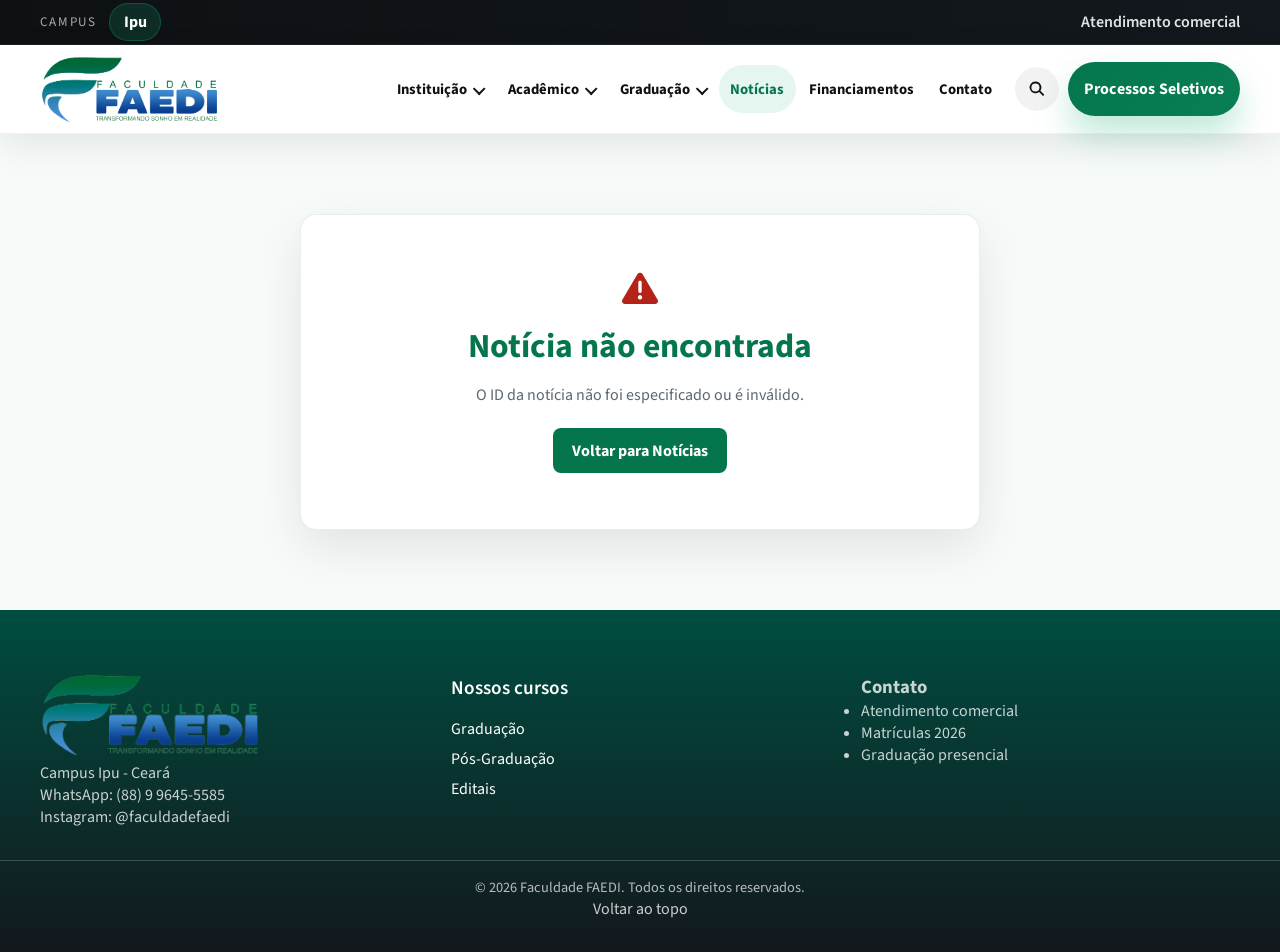
<file: Projeto-X-reformulacao-site-institucional/noticia.html>
<!DOCTYPE html>
<html lang="pt-BR">
<head>
  <meta charset="UTF-8">
  <meta name="viewport" content="width=device-width, initial-scale=1.0">
  <title>Notícia | Faculdade FAEDI</title>
  <meta name="description" content="Página de leitura das notícias e atualidades da Faculdade FAEDI.">
  <meta name="robots" content="index, follow" data-news-robots>
  <meta property="og:title" content="Notícia | Faculdade FAEDI" data-news-meta="title">
  <meta property="og:description" content="Página de leitura das notícias e atualidades da Faculdade FAEDI." data-news-meta="description">
  <meta property="og:type" content="website" data-news-meta="type">
  <meta property="og:image" content="images/optimized/faedi-social-1200.jpg" data-news-meta="image" data-seo-url>
  <meta property="og:image:alt" content="Banner institucional da Faculdade FAEDI" data-news-meta="image-alt">
  <meta property="og:locale" content="pt_BR">
  <meta property="og:site_name" content="Faculdade FAEDI">
  <meta name="twitter:card" content="summary_large_image">
  <meta name="twitter:title" content="Notícia | Faculdade FAEDI" data-news-meta="twitter-title">
  <meta name="twitter:description" content="Página de leitura das notícias e atualidades da Faculdade FAEDI." data-news-meta="twitter-description">
  <meta name="twitter:image" content="images/optimized/faedi-social-1200.jpg" data-news-meta="twitter-image" data-seo-url>
  <meta name="twitter:image:alt" content="Banner institucional da Faculdade FAEDI" data-news-meta="twitter-image-alt">
  <link rel="preconnect" href="https://fonts.googleapis.com">
  <link rel="preconnect" href="https://fonts.gstatic.com" crossorigin>
  <link href="https://fonts.googleapis.com/css2?family=Source+Sans+3:wght@400;500;600;700&display=swap" rel="stylesheet">
  <link rel="stylesheet" href="https://cdnjs.cloudflare.com/ajax/libs/font-awesome/6.0.0/css/all.min.css">
  <link rel="stylesheet" href="css/faedi.css">
</head>
<body class="news-page news-article-page" data-page="noticia">
  <div data-faedi-layout="header"></div>
  <div data-faedi-layout="search"></div>

  <main class="news-article-main">
    <!-- Conteúdo da notícia será inserido aqui via JavaScript -->
    <div id="noticia-container" class="news-article-container">
      <div class="news-article-state news-article-state--loading" role="status">
        <h1 class="sr-only">Notícia FAEDI</h1>
        <i class="fas fa-spinner fa-spin" aria-hidden="true"></i>
        <p>Carregando notícia...</p>
      </div>
    </div>
  </main>

  <div data-faedi-layout="floating"></div>
  <div data-faedi-layout="footer"></div>

  <script src="js/faedi-layout.js" defer></script>
  <script src="js/search-index.js" defer></script>
  <script src="js/faedi.js" defer></script>
  <script>
    // Base de dados das notícias
    const noticias = [
      {
        id: 1,
        titulo: "FAEDI lança novo programa de bolsas de estudo para alunos de baixa renda",
        data: "15 de abril de 2026",
        autor: "Assessoria de Comunicação FAEDI",
        categoria: "academico",
        imagem: "images/banner-secundario.png",
        resumo: "A Faculdade FAEDI anuncia a implementação de um programa inovador de bolsas de estudo, visando democratizar o acesso ao ensino superior de qualidade na região de Ipu.",
        conteudo: `
          <p>A Faculdade FAEDI tem o prazer de anunciar o lançamento do <strong>Programa Bolsa FAEDI</strong>, uma iniciativa pioneira que visa democratizar o acesso ao ensino superior de qualidade na região de Ipu e entorno.</p>

          <h2>Objetivos do Programa</h2>
          <p>O programa tem como principais objetivos:</p>
          <ul>
            <li>Reduzir barreiras financeiras ao ensino superior</li>
            <li>Promover a inclusão social através da educação</li>
            <li>Valorizar o mérito acadêmico e o compromisso social</li>
            <li>Contribuir para o desenvolvimento regional</li>
          </ul>

          <h2>Como Funciona</h2>
          <p>Os estudantes interessados devem se inscrever através do processo seletivo regular da instituição. As bolsas serão concedidas com base em critérios socioeconômicos e acadêmicos, abrangendo até 30% do valor da mensalidade.</p>

          <h2>Benefícios Oferecidos</h2>
          <p>Além da redução no valor das mensalidades, os bolsistas terão acesso a:</p>
          <ul>
            <li>Orientação acadêmica especializada</li>
            <li>Participação em programas de iniciação científica</li>
            <li>Oportunidades de estágio remunerado</li>
            <li>Participação em eventos e congressos</li>
          </ul>

          <p>Esta iniciativa reforça o compromisso da FAEDI com a educação inclusiva e o desenvolvimento sustentável da região.</p>
        `
      },
      {
        id: 2,
        titulo: "Workshop reúne estudantes e empresários para discutir mercado de trabalho",
        data: "12 de abril de 2026",
        autor: "Coordenação de Extensão FAEDI",
        categoria: "eventos",
        imagem: "images/logo-faedi.png",
        resumo: "Evento promoveu networking e troca de experiências entre alunos e profissionais da região.",
        conteudo: `
          <p>O Workshop "Carreira e Mercado de Trabalho" realizado pela Faculdade FAEDI reuniu mais de 150 estudantes e 20 empresários da região de Ipu para uma tarde de networking e troca de experiências.</p>

          <h2>Programação do Evento</h2>
          <p>O workshop contou com palestras sobre:</p>
          <ul>
            <li>Tendências do mercado de trabalho</li>
            <li>Importância da formação acadêmica</li>
            <li>Habilidades valorizadas pelas empresas</li>
            <li>Empreendedorismo jovem</li>
          </ul>

          <h2>Palestrantes</h2>
          <p>Dentre os palestrantes destacaram-se:</p>
          <ul>
            <li><strong>Maria Silva</strong> - CEO da TechCorp Ipu</li>
            <li><strong>João Santos</strong> - Diretor da Indústria Local</li>
            <li><strong>Ana Costa</strong> - Consultora de RH</li>
          </ul>

          <p>Os participantes elogiaram a organização do evento e a qualidade dos conteúdos apresentados.</p>
        `
      },
      {
        id: 3,
        titulo: "Novo laboratório de odontologia é inaugurado com equipamentos de ponta",
        data: "10 de abril de 2026",
        autor: "Coordenação do Curso de Odontologia",
        categoria: "academico",
        imagem: "images/logo-faedi.png",
        resumo: "Investimento de R$ 500 mil em tecnologia para formação prática dos estudantes de Odontologia.",
        conteudo: `
          <p>A Faculdade FAEDI inaugurou nesta semana seu novo laboratório de Odontologia, equipado com tecnologia de ponta para oferecer aos estudantes uma formação prática de excelência.</p>

          <h2>Investimento Realizado</h2>
          <p>O investimento total de R$ 500 mil incluiu:</p>
          <ul>
            <li>Equipamentos odontológicos modernos</li>
            <li>Sistema de raio-X digital</li>
            <li>Laboratório de prótese dentária</li>
            <li>Software de simulação clínica</li>
          </ul>

          <h2>Benefícios para os Estudantes</h2>
          <p>Com o novo laboratório, os estudantes terão acesso a:</p>
          <ul>
            <li>Prática supervisionada em ambiente realista</li>
            <li>Tecnologia atualizada conforme padrões internacionais</li>
            <li>Formação mais completa e competitiva</li>
            <li>Oportunidades de pesquisa e inovação</li>
          </ul>

          <p>A coordenadora do curso, Profa. Dra. Carla Mendes, destacou a importância deste investimento para a qualidade da formação oferecida pela FAEDI.</p>
        `
      },
      {
        id: 4,
        titulo: "FAEDI participa de feira educacional em Fortaleza",
        data: "8 de abril de 2026",
        autor: "Assessoria de Comunicação FAEDI",
        categoria: "eventos",
        imagem: "images/logo-faedi.png",
        resumo: "Instituição apresentou seus cursos e oportunidades de ingresso para milhares de visitantes.",
        conteudo: `
          <p>A Faculdade FAEDI participou da 15ª Feira de Educação Superior de Fortaleza, um dos maiores eventos educacionais do Nordeste, onde apresentou seus cursos e oportunidades de ingresso para milhares de visitantes.</p>

          <h2>Atividades Realizadas</h2>
          <p>Durante os três dias de evento, a FAEDI:</p>
          <ul>
            <li>Realizou palestras sobre os cursos oferecidos</li>
            <li>Distribuiu material informativo</li>
            <li>Atendeu candidatos interessados em ingressar</li>
            <li>Participou de painéis sobre educação superior</li>
          </ul>

          <h2>Cursos em Destaque</h2>
          <p>Os cursos mais procurados foram:</p>
          <ul>
            <li>Psicologia</li>
            <li>Direito</li>
            <li>Enfermagem</li>
            <li>Odontologia</li>
          </ul>

          <p>A participação na feira reforçou a presença da FAEDI no cenário educacional cearense e gerou grande interesse por parte dos estudantes.</p>
        `
      },
      {
        id: 5,
        titulo: "Projeto de extensão beneficia comunidade local com atendimento gratuito",
        data: "5 de abril de 2026",
        autor: "Coordenação de Extensão FAEDI",
        categoria: "comunidade",
        imagem: "images/logo-faedi.png",
        resumo: "Estudantes de Enfermagem e Odontologia oferecem serviços à população de Ipu.",
        conteudo: `
          <p>O Projeto de Extensão "FAEDI na Comunidade" realizou mais uma ação social em Ipu, oferecendo atendimento gratuito em enfermagem e odontologia para a população local.</p>

          <h2>Serviços Oferecidos</h2>
          <p>Foram realizados:</p>
          <ul>
            <li>Consultas odontológicas preventivas</li>
            <li>Aferição de pressão arterial</li>
            <li>Medição de glicemia</li>
            <li>Orientações sobre saúde bucal</li>
            <li>Distribuição de kits de higiene</li>
          </ul>

          <h2>Participação dos Estudantes</h2>
          <p>Mais de 30 estudantes dos cursos de Enfermagem e Odontologia participaram da ação, sob supervisão dos professores coordenadores.</p>

          <p>O projeto visa integrar o aprendizado acadêmico com a prática social, contribuindo para o desenvolvimento da comunidade e formando profissionais mais conscientes de sua responsabilidade social.</p>
        `
      },
      {
        id: 6,
        titulo: "FAEDI implementa nova plataforma digital para aulas interativas",
        data: "3 de abril de 2026",
        autor: "Coordenação de Tecnologia FAEDI",
        categoria: "inovacao",
        imagem: "images/logo-faedi.png",
        resumo: "Tecnologia inovadora permite aulas mais dinâmicas e participação ativa dos estudantes.",
        conteudo: `
          <p>A Faculdade FAEDI implementou uma nova plataforma digital que revoluciona a experiência de aprendizado, permitindo aulas mais interativas e dinâmicas.</p>

          <h2>Recursos da Plataforma</h2>
          <p>A nova ferramenta oferece:</p>
          <ul>
            <li>Aulas interativas com quizzes em tempo real</li>
            <li>Gravação automática das aulas</li>
            <li>Chat integrado para dúvidas</li>
            <li>Compartilhamento de materiais digitais</li>
            <li>Análises de desempenho dos estudantes</li>
          </ul>

          <h2>Benefícios</h2>
          <p>Os principais benefícios incluem:</p>
          <ul>
            <li>Maior engajamento dos estudantes</li>
            <li>Flexibilidade no acesso ao conteúdo</li>
            <li>Personalização do aprendizado</li>
            <li>Melhor acompanhamento do progresso</li>
          </ul>

          <p>A plataforma foi desenvolvida em parceria com empresas de tecnologia educacional e já está sendo utilizada em todos os cursos da instituição.</p>
        `
      },
      {
        id: 7,
        titulo: "Grupo de pesquisa da FAEDI publica artigo em revista internacional",
        data: "1 de abril de 2026",
        autor: "Coordenação de Pesquisa FAEDI",
        categoria: "academico",
        imagem: "images/logo-faedi.png",
        resumo: "Trabalho sobre saúde mental ganha reconhecimento da comunidade científica.",
        conteudo: `
          <p>Um grupo de pesquisadores da Faculdade FAEDI teve seu trabalho sobre saúde mental publicado em uma revista internacional de grande prestígio.</p>

          <h2>Sobre a Pesquisa</h2>
          <p>O estudo "Impactos da Pandemia na Saúde Mental dos Jovens" analisou os efeitos da pandemia de COVID-19 na saúde mental de jovens universitários, com foco em estratégias de coping e resiliência.</p>

          <h2>Participantes</h2>
          <p>A pesquisa contou com a participação de:</p>
          <ul>
            <li>Prof. Dr. Roberto Lima (coordenador)</li>
            <li>Profa. Dra. Ana Paula Santos</li>
            <li>Estudantes de Psicologia e Medicina</li>
          </ul>

          <h2>Resultados</h2>
          <p>Os principais achados incluem:</p>
          <ul>
            <li>Identificação de fatores de risco para transtornos mentais</li>
            <li>Desenvolvimento de estratégias preventivas</li>
            <li>Importância do apoio institucional</li>
          </ul>

          <p>Esta publicação reforça o compromisso da FAEDI com a produção de conhecimento científico de qualidade.</p>
        `
      },
      {
        id: 8,
        titulo: "Semana acadêmica reúne palestrantes renomados",
        data: "28 de março de 2026",
        autor: "Coordenação de Eventos FAEDI",
        categoria: "eventos",
        imagem: "images/logo-faedi.png",
        resumo: "Evento contou com participação de especialistas em diversas áreas do conhecimento.",
        conteudo: `
          <p>A Semana Acadêmica FAEDI 2026 reuniu palestrantes renomados e contou com a participação de mais de 500 pessoas entre estudantes, professores e comunidade externa.</p>

          <h2>Temas Abordados</h2>
          <p>A programação incluiu palestras sobre:</p>
          <ul>
            <li>Inovação em Educação Superior</li>
            <li>Sustentabilidade e Desenvolvimento</li>
            <li>Tecnologia e Sociedade</li>
            <li>Saúde Mental no Século XXI</li>
            <li>Empreendedorismo Social</li>
          </ul>

          <h2>Palestrantes Convidados</h2>
          <p>Dentre os destaques:</p>
          <ul>
            <li><strong>Dr. Carlos Eduardo</strong> - Universidade Federal do Ceará</li>
            <li><strong>Profa. Maria José</strong> - USP São Paulo</li>
            <li><strong>Dr. Roberto Santos</strong> - Fiocruz Rio</li>
          </ul>

          <h2>Atividades Paralelas</h2>
          <p>Além das palestras, foram realizadas:</p>
          <ul>
            <li>Oficinas temáticas</li>
            <li>Apresentação de trabalhos científicos</li>
            <li>Feira de projetos de extensão</li>
            <li>Espetáculos culturais</li>
          </ul>

          <p>A Semana Acadêmica consolidou-se como um importante espaço de diálogo e troca de conhecimentos na região.</p>
        `
      }
    ];

    // Permite que a busca compartilhada reaproveite os dados quando esta página estiver aberta.
    window.FaediNewsDocuments = noticias;

    // Função para obter notícias relacionadas
    function getNoticiasRelacionadas(noticiaAtual, limite = 3) {
      return noticias
        .filter(n => n.id !== noticiaAtual.id && n.categoria === noticiaAtual.categoria)
        .slice(0, limite);
    }

    // Identifica mídias institucionais para evitar recorte da marca.
    function isLogoFaedi(imagePath) {
      return /(?:^|\/)logo-faedi\.png(?:[?#]|$)/i.test(imagePath);
    }

    function isSecondaryBanner(imagePath) {
      return /(?:^|\/)banner-secundario\.png(?:[?#]|$)/i.test(imagePath);
    }

    function getOptimizedContentImagePath(imagePath) {
      return isSecondaryBanner(imagePath)
        ? 'images/optimized/banner-secundario-1920.webp'
        : imagePath;
    }

    function renderResponsiveNewsImage(imagePath, alt, loading = 'lazy', sizes = '100vw') {
      if (isLogoFaedi(imagePath)) {
        return `<img src="${imagePath}" alt="${alt}" width="484" height="181" loading="${loading}" decoding="async">`;
      }

      if (isSecondaryBanner(imagePath)) {
        return `
          <picture>
            <source
              type="image/webp"
              srcset="images/optimized/banner-secundario-768.webp 768w, images/optimized/banner-secundario-1280.webp 1280w, images/optimized/banner-secundario-1920.webp 1920w"
              sizes="${sizes}"
            >
            <img src="${imagePath}" alt="${alt}" width="8000" height="3431" loading="${loading}" decoding="async">
          </picture>
        `;
      }

      return `<img src="${imagePath}" alt="${alt}" loading="${loading}" decoding="async">`;
    }

    function setMetaContent(selector, content) {
      const meta = document.querySelector(selector);

      if (meta && content) {
        meta.setAttribute('content', content);
      }
    }

    function getIsoPublicationDate(displayDate) {
      const monthNames = {
        janeiro: '01',
        fevereiro: '02',
        marco: '03',
        abril: '04',
        maio: '05',
        junho: '06',
        julho: '07',
        agosto: '08',
        setembro: '09',
        outubro: '10',
        novembro: '11',
        dezembro: '12'
      };
      const normalizedDate = displayDate
        .normalize('NFD')
        .replace(/[\u0300-\u036f]/g, '')
        .toLocaleLowerCase('pt-BR');
      const match = normalizedDate.match(/^(\d{1,2}) de ([a-z]+) de (\d{4})$/);

      if (!match || !monthNames[match[2]]) {
        return '';
      }

      return `${match[3]}-${monthNames[match[2]]}-${match[1].padStart(2, '0')}`;
    }

    function removeNewsStructuredData() {
      document.getElementById('news-structured-data')?.remove();
    }

    function updateNewsSeo(noticia) {
      const pageTitle = `${noticia.titulo} | Faculdade FAEDI`;
      const imageUrl = new URL(getOptimizedContentImagePath(noticia.imagem), document.baseURI).href;
      const socialImageUrl = new URL('images/optimized/faedi-social-1200.jpg', document.baseURI).href;
      const imageAlt = isLogoFaedi(noticia.imagem)
        ? 'Marca institucional da Faculdade FAEDI'
        : noticia.titulo;
      const publicationDate = getIsoPublicationDate(noticia.data);
      const pageUrl = window.location.href;

      document.title = pageTitle;
      setMetaContent('meta[name="description"]', noticia.resumo);
      setMetaContent('[data-news-robots]', 'index, follow');
      setMetaContent('[data-news-meta="title"]', pageTitle);
      setMetaContent('[data-news-meta="description"]', noticia.resumo);
      setMetaContent('[data-news-meta="type"]', 'article');
      setMetaContent('[data-news-meta="image"]', socialImageUrl);
      setMetaContent('[data-news-meta="image-alt"]', imageAlt);
      setMetaContent('[data-news-meta="twitter-title"]', pageTitle);
      setMetaContent('[data-news-meta="twitter-description"]', noticia.resumo);
      setMetaContent('[data-news-meta="twitter-image"]', socialImageUrl);
      setMetaContent('[data-news-meta="twitter-image-alt"]', imageAlt);

      const newsArticle = {
        '@type': 'NewsArticle',
        headline: noticia.titulo,
        description: noticia.resumo,
        image: [imageUrl],
        author: {
          '@type': 'Organization',
          name: noticia.autor
        },
        publisher: {
          '@type': 'CollegeOrUniversity',
          name: 'Faculdade FAEDI',
          logo: {
            '@type': 'ImageObject',
            url: new URL('images/logo-faedi.png', document.baseURI).href,
            width: 484,
            height: 181
          }
        },
        mainEntityOfPage: {
          '@type': 'WebPage',
          '@id': pageUrl
        }
      };

      if (publicationDate) {
        newsArticle.datePublished = publicationDate;
      }

      const structuredData = {
        '@context': 'https://schema.org',
        '@graph': [
          newsArticle,
          {
            '@type': 'BreadcrumbList',
            itemListElement: [
              {
                '@type': 'ListItem',
                position: 1,
                name: 'Faculdade FAEDI',
                item: new URL('index.html', document.baseURI).href
              },
              {
                '@type': 'ListItem',
                position: 2,
                name: 'Notícias',
                item: new URL('noticias.html', document.baseURI).href
              },
              {
                '@type': 'ListItem',
                position: 3,
                name: noticia.titulo
              }
            ]
          }
        ]
      };
      const script = document.createElement('script');
      script.id = 'news-structured-data';
      script.type = 'application/ld+json';
      script.textContent = JSON.stringify(structuredData);
      removeNewsStructuredData();
      document.head.append(script);
    }

    function updateNewsErrorSeo() {
      const pageTitle = 'Notícia não encontrada | Faculdade FAEDI';
      const description = 'A notícia solicitada não foi encontrada na área de notícias da Faculdade FAEDI.';

      document.title = pageTitle;
      setMetaContent('meta[name="description"]', description);
      setMetaContent('[data-news-robots]', 'noindex, follow');
      setMetaContent('[data-news-meta="title"]', pageTitle);
      setMetaContent('[data-news-meta="description"]', description);
      setMetaContent('[data-news-meta="type"]', 'website');
      setMetaContent('[data-news-meta="twitter-title"]', pageTitle);
      setMetaContent('[data-news-meta="twitter-description"]', description);
      removeNewsStructuredData();
    }

    function renderizarNavegacao(noticiaAnterior, proximaNoticia) {
      const linkAnterior = noticiaAnterior
        ? `
          <a href="noticia.html?id=${noticiaAnterior.id}" class="news-article-nav-link" aria-label="Ler notícia anterior: ${noticiaAnterior.titulo}">
            <i class="fas fa-chevron-left" aria-hidden="true"></i>
            Notícia Anterior
          </a>
        `
        : `
          <span class="news-article-nav-link is-disabled" aria-disabled="true">
            <i class="fas fa-chevron-left" aria-hidden="true"></i>
            Notícia Anterior
          </span>
        `;

      const linkProximo = proximaNoticia
        ? `
          <a href="noticia.html?id=${proximaNoticia.id}" class="news-article-nav-link" aria-label="Ler próxima notícia: ${proximaNoticia.titulo}">
            Próxima Notícia
            <i class="fas fa-chevron-right" aria-hidden="true"></i>
          </a>
        `
        : `
          <span class="news-article-nav-link is-disabled" aria-disabled="true">
            Próxima Notícia
            <i class="fas fa-chevron-right" aria-hidden="true"></i>
          </span>
        `;

      return `
        <nav class="news-article-navigation" aria-label="Navegação entre notícias">
          ${linkAnterior}
          <a href="noticias.html" class="news-article-nav-link" aria-label="Voltar para todas as notícias">
            <i class="fas fa-list" aria-hidden="true"></i>
            Todas as Notícias
          </a>
          ${linkProximo}
        </nav>
      `;
    }

    function renderizarEstadoErro(message) {
      return `
        <section class="news-article-state news-article-state--error" role="alert">
          <i class="fas fa-exclamation-triangle" aria-hidden="true"></i>
          <h1>Notícia não encontrada</h1>
          <p>${message}</p>
          <a href="noticias.html" class="news-article-state-link">Voltar para Notícias</a>
        </section>
      `;
    }

    // Função para renderizar a notícia
    function renderizarNoticia(noticia) {
      const relacionadas = getNoticiasRelacionadas(noticia);
      const currentIndex = noticias.findIndex(item => item.id === noticia.id);
      const noticiaAnterior = currentIndex > 0 ? noticias[currentIndex - 1] : null;
      const proximaNoticia = currentIndex < noticias.length - 1 ? noticias[currentIndex + 1] : null;
      const mainMediaType = isLogoFaedi(noticia.imagem) ? 'brand' : 'editorial';
      const mainImageAlt = mainMediaType === 'brand' ? 'Marca institucional da Faculdade FAEDI' : '';

      const html = `
        <article class="news-article">
          <header class="news-article-hero">
            <div class="news-article-hero-shell">
              <h1>${noticia.titulo}</h1>
              <p class="news-article-summary">${noticia.resumo}</p>
              <div class="news-article-meta">
                <div class="news-article-meta-item">
                  <i class="fas fa-calendar-alt" aria-hidden="true"></i>
                  <span class="sr-only">Data:</span>
                  <span>${noticia.data}</span>
                </div>
                <div class="news-article-meta-item">
                  <i class="fas fa-user" aria-hidden="true"></i>
                  <span class="sr-only">Autoria:</span>
                  <span>${noticia.autor}</span>
                </div>
                <div class="news-article-meta-item">
                  <i class="fas fa-tag" aria-hidden="true"></i>
                  <span class="sr-only">Categoria:</span>
                  <span>${noticia.categoria.charAt(0).toUpperCase() + noticia.categoria.slice(1)}</span>
                </div>
              </div>
            </div>
          </header>

          <div class="news-article-content">
            <figure class="news-article-media news-article-media--${mainMediaType}">
              ${renderResponsiveNewsImage(noticia.imagem, mainImageAlt, 'eager', '(max-width: 860px) calc(100vw - 2rem), 840px')}
            </figure>

            <div class="news-article-copy">
              ${noticia.conteudo}
            </div>

            <aside class="news-article-share" aria-labelledby="news-share-title">
              <h2 id="news-share-title">Compartilhar esta notícia</h2>
              <div class="news-article-share-actions">
                <a href="https://www.facebook.com/sharer/sharer.php?u=${encodeURIComponent(window.location.href)}" target="_blank" rel="noopener noreferrer" class="news-share-link news-share-link--facebook" aria-label="Compartilhar esta notícia no Facebook (abre em nova aba)">
                  <i class="fab fa-facebook-f" aria-hidden="true"></i> Facebook
                </a>
                <a href="https://twitter.com/intent/tweet?url=${encodeURIComponent(window.location.href)}&text=${encodeURIComponent(noticia.titulo)}" target="_blank" rel="noopener noreferrer" class="news-share-link news-share-link--twitter" aria-label="Compartilhar esta notícia no Twitter (abre em nova aba)">
                  <i class="fab fa-twitter" aria-hidden="true"></i> Twitter
                </a>
                <a href="https://wa.me/?text=${encodeURIComponent(noticia.titulo + ' ' + window.location.href)}" target="_blank" rel="noopener noreferrer" class="news-share-link news-share-link--whatsapp" aria-label="Compartilhar esta notícia no WhatsApp (abre em nova aba)">
                  <i class="fab fa-whatsapp" aria-hidden="true"></i> WhatsApp
                </a>
                <a href="https://www.linkedin.com/sharing/share-offsite/?url=${encodeURIComponent(window.location.href)}" target="_blank" rel="noopener noreferrer" class="news-share-link news-share-link--linkedin" aria-label="Compartilhar esta notícia no LinkedIn (abre em nova aba)">
                  <i class="fab fa-linkedin-in" aria-hidden="true"></i> LinkedIn
                </a>
              </div>
            </aside>

            ${renderizarNavegacao(noticiaAnterior, proximaNoticia)}
          </div>

          ${relacionadas.length > 0 ? `
            <section class="news-related" aria-labelledby="news-related-title">
              <div class="news-related-shell">
                <h2 id="news-related-title">Notícias Relacionadas</h2>
                <div class="news-related-grid">
                  ${relacionadas.map(rel => {
                    const relatedMediaType = isLogoFaedi(rel.imagem) ? 'brand' : 'editorial';

                    return `
                      <a href="noticia.html?id=${rel.id}" class="news-related-card">
                        <div class="news-related-media news-related-media--${relatedMediaType}">
                          ${renderResponsiveNewsImage(rel.imagem, '', 'lazy', '(max-width: 560px) calc(100vw - 2rem), 340px')}
                        </div>
                        <div class="news-related-card-content">
                          <h3>${rel.titulo}</h3>
                          <div class="news-related-meta">
                            <i class="fas fa-calendar-alt" aria-hidden="true"></i>
                            <span>${rel.data}</span>
                          </div>
                        </div>
                      </a>
                    `;
                  }).join('')}
                </div>
              </div>
            </section>
          ` : ''}
        </article>
      `;

      return html;
    }

    // Função principal
    document.addEventListener('DOMContentLoaded', function() {
      const urlParams = new URLSearchParams(window.location.search);
      const rawNewsId = urlParams.get('id');
      const isStrictNewsId = rawNewsId !== null
        && /^[1-9]\d*$/.test(rawNewsId)
        && Number.isSafeInteger(Number(rawNewsId));

      if (!isStrictNewsId) {
        updateNewsErrorSeo();
        document.getElementById('noticia-container').innerHTML = renderizarEstadoErro(
          'O ID da notícia não foi especificado ou é inválido.'
        );
        return;
      }

      const noticiaId = Number(rawNewsId);

      const noticia = noticias.find(n => n.id === noticiaId);

      if (!noticia) {
        updateNewsErrorSeo();
        document.getElementById('noticia-container').innerHTML = renderizarEstadoErro(
          'A notícia solicitada não existe ou foi removida.'
        );
        return;
      }

      // Renderizar a notícia
      document.getElementById('noticia-container').innerHTML = renderizarNoticia(noticia);

      // Atualizar metadados da notícia válida.
      updateNewsSeo(noticia);
    });
  </script>
</body>
</html>
</file>
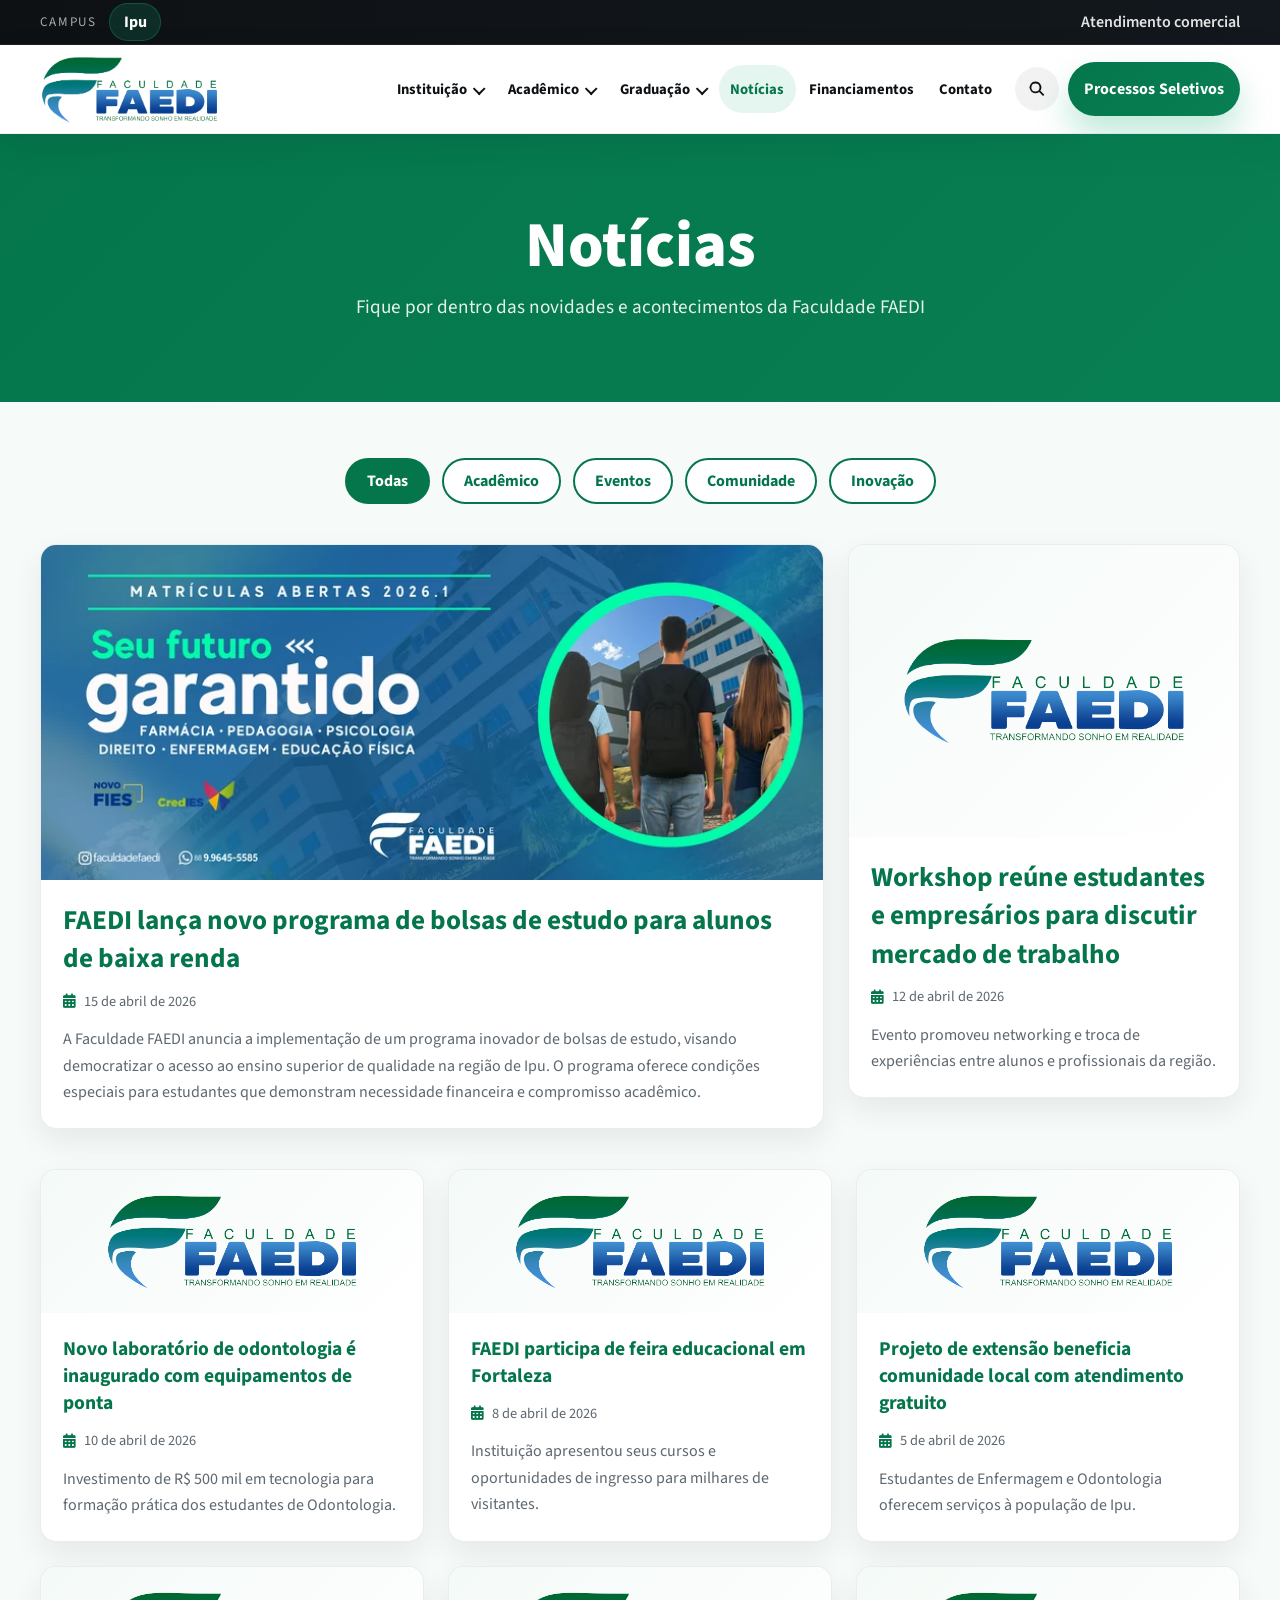
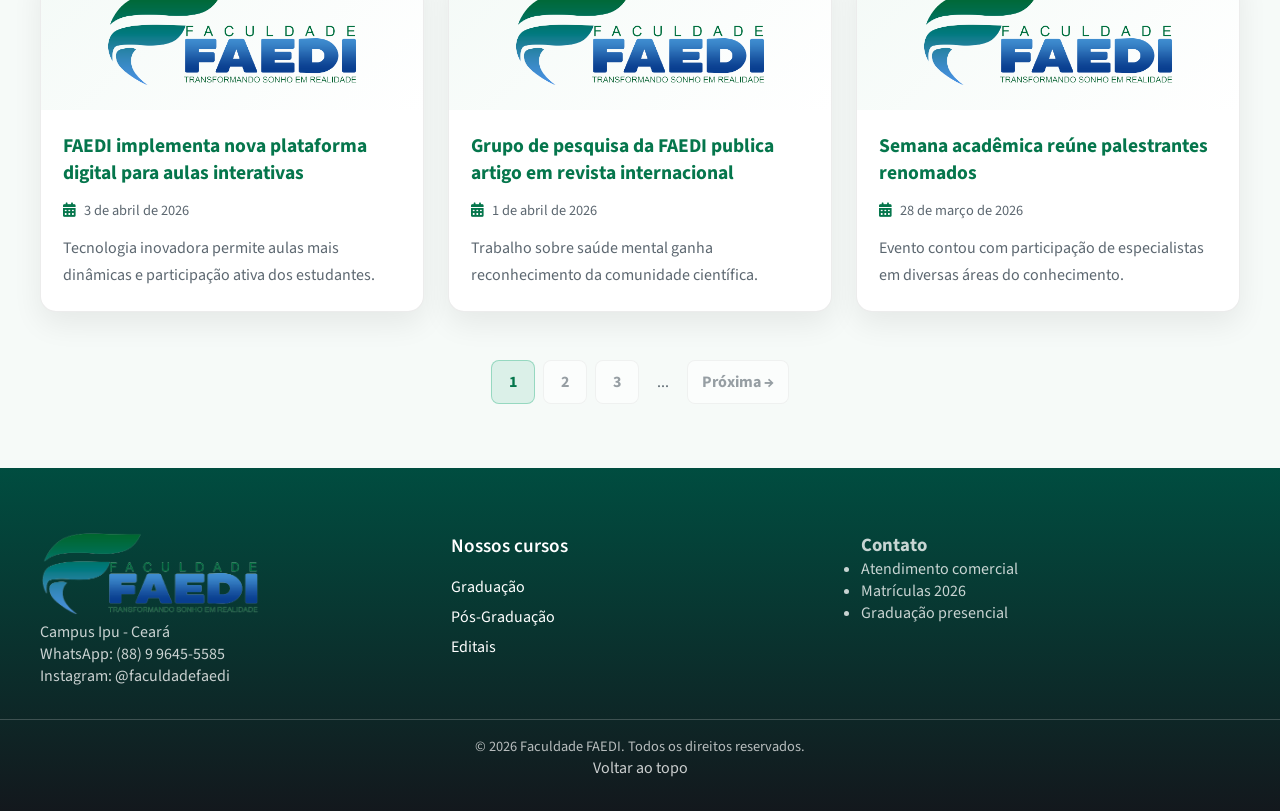
<file: Projeto-X-reformulacao-site-institucional/noticias.html>
<!DOCTYPE html>
<html lang="pt-BR">
<head>
  <meta charset="UTF-8">
  <meta name="viewport" content="width=device-width, initial-scale=1.0">
  <title>Notícias | Faculdade FAEDI</title>
  <meta name="description" content="Acompanhe as notícias e novidades acadêmicas, institucionais e comunitárias da Faculdade FAEDI.">
  <meta property="og:title" content="Notícias | Faculdade FAEDI">
  <meta property="og:description" content="Acompanhe as notícias e novidades acadêmicas, institucionais e comunitárias da Faculdade FAEDI.">
  <meta property="og:type" content="website">
  <meta property="og:image" content="images/optimized/faedi-social-1200.jpg" data-seo-url>
  <meta property="og:image:alt" content="Banner institucional da Faculdade FAEDI">
  <meta property="og:locale" content="pt_BR">
  <meta property="og:site_name" content="Faculdade FAEDI">
  <meta name="twitter:card" content="summary_large_image">
  <meta name="twitter:title" content="Notícias | Faculdade FAEDI">
  <meta name="twitter:description" content="Acompanhe as notícias e novidades acadêmicas, institucionais e comunitárias da Faculdade FAEDI.">
  <meta name="twitter:image" content="images/optimized/faedi-social-1200.jpg" data-seo-url>
  <meta name="twitter:image:alt" content="Banner institucional da Faculdade FAEDI">
  <script type="application/ld+json">
    {
      "@context": "https://schema.org",
      "@type": "BreadcrumbList",
      "itemListElement": [
        { "@type": "ListItem", "position": 1, "name": "Faculdade FAEDI", "item": "index.html" },
        { "@type": "ListItem", "position": 2, "name": "Notícias" }
      ]
    }
  </script>
  <link rel="preconnect" href="https://fonts.googleapis.com">
  <link rel="preconnect" href="https://fonts.gstatic.com" crossorigin>
  <link href="https://fonts.googleapis.com/css2?family=Source+Sans+3:wght@400;500;600;700&display=swap" rel="stylesheet">
  <link rel="stylesheet" href="https://cdnjs.cloudflare.com/ajax/libs/font-awesome/6.0.0/css/all.min.css">
  <link rel="stylesheet" href="css/faedi.css">
</head>
<body class="news-page news-list-page" data-page="noticias">
  <div data-faedi-layout="header"></div>
  <div data-faedi-layout="search"></div>

  <main class="news-list-main">
    <section class="noticias-header">
      <div class="container">
        <h1>Notícias</h1>
        <p>Fique por dentro das novidades e acontecimentos da Faculdade FAEDI</p>
      </div>
    </section>

    <section class="noticias-container" aria-labelledby="news-list-title">
      <h2 class="sr-only" id="news-list-title">Lista de notícias</h2>
      <!-- Filtros de categoria -->
      <div class="noticias-filtros" role="group" aria-label="Filtrar notícias por categoria">
        <button type="button" class="filtro-btn active" data-category="all" aria-pressed="true">Todas</button>
        <button type="button" class="filtro-btn" data-category="academico" aria-pressed="false">Acadêmico</button>
        <button type="button" class="filtro-btn" data-category="eventos" aria-pressed="false">Eventos</button>
        <button type="button" class="filtro-btn" data-category="comunidade" aria-pressed="false">Comunidade</button>
        <button type="button" class="filtro-btn" data-category="inovacao" aria-pressed="false">Inovação</button>
      </div>

      <!-- Destaques principais -->
      <div class="noticia-destaque" data-featured-news>
        <a href="noticia.html?id=1" class="noticia-card noticia-card--editorial" data-category="academico">
          <picture class="noticia-card-picture">
            <source
              type="image/webp"
              srcset="images/optimized/banner-secundario-768.webp 768w, images/optimized/banner-secundario-1280.webp 1280w"
              sizes="(max-width: 900px) calc(100vw - 2rem), 760px"
            >
            <img class="noticia-card-image noticia-card-image--editorial" src="images/banner-secundario.png" alt="" width="8000" height="3431" loading="lazy" decoding="async">
          </picture>
          <div class="noticia-card-content">
            <h3>FAEDI lança novo programa de bolsas de estudo para alunos de baixa renda</h3>
            <div class="noticia-data">
              <i class="fas fa-calendar-alt" aria-hidden="true"></i>
              <span>15 de abril de 2026</span>
            </div>
            <p>A Faculdade FAEDI anuncia a implementação de um programa inovador de bolsas de estudo, visando democratizar o acesso ao ensino superior de qualidade na região de Ipu. O programa oferece condições especiais para estudantes que demonstram necessidade financeira e compromisso acadêmico.</p>
          </div>
        </a>

        <a href="noticia.html?id=2" class="noticia-card noticia-card--brand" data-category="eventos">
          <img class="noticia-card-image noticia-card-image--brand" src="images/logo-faedi.png" alt="" width="484" height="181" loading="lazy" decoding="async">
          <div class="noticia-card-content">
            <h3>Workshop reúne estudantes e empresários para discutir mercado de trabalho</h3>
            <div class="noticia-data">
              <i class="fas fa-calendar-alt" aria-hidden="true"></i>
              <span>12 de abril de 2026</span>
            </div>
            <p>Evento promoveu networking e troca de experiências entre alunos e profissionais da região.</p>
          </div>
        </a>
      </div>

      <!-- Grade de notícias -->
      <div class="noticias-grid">
        <a href="noticia.html?id=3" class="noticia-card noticia-card--brand" data-category="academico">
          <img class="noticia-card-image noticia-card-image--brand" src="images/logo-faedi.png" alt="" width="484" height="181" loading="lazy" decoding="async">
          <div class="noticia-card-content">
            <h3>Novo laboratório de odontologia é inaugurado com equipamentos de ponta</h3>
            <div class="noticia-data">
              <i class="fas fa-calendar-alt" aria-hidden="true"></i>
              <span>10 de abril de 2026</span>
            </div>
            <p>Investimento de R$ 500 mil em tecnologia para formação prática dos estudantes de Odontologia.</p>
          </div>
        </a>

        <a href="noticia.html?id=4" class="noticia-card noticia-card--brand" data-category="eventos">
          <img class="noticia-card-image noticia-card-image--brand" src="images/logo-faedi.png" alt="" width="484" height="181" loading="lazy" decoding="async">
          <div class="noticia-card-content">
            <h3>FAEDI participa de feira educacional em Fortaleza</h3>
            <div class="noticia-data">
              <i class="fas fa-calendar-alt" aria-hidden="true"></i>
              <span>8 de abril de 2026</span>
            </div>
            <p>Instituição apresentou seus cursos e oportunidades de ingresso para milhares de visitantes.</p>
          </div>
        </a>

        <a href="noticia.html?id=5" class="noticia-card noticia-card--brand" data-category="comunidade">
          <img class="noticia-card-image noticia-card-image--brand" src="images/logo-faedi.png" alt="" width="484" height="181" loading="lazy" decoding="async">
          <div class="noticia-card-content">
            <h3>Projeto de extensão beneficia comunidade local com atendimento gratuito</h3>
            <div class="noticia-data">
              <i class="fas fa-calendar-alt" aria-hidden="true"></i>
              <span>5 de abril de 2026</span>
            </div>
            <p>Estudantes de Enfermagem e Odontologia oferecem serviços à população de Ipu.</p>
          </div>
        </a>

        <a href="noticia.html?id=6" class="noticia-card noticia-card--brand" data-category="inovacao">
          <img class="noticia-card-image noticia-card-image--brand" src="images/logo-faedi.png" alt="" width="484" height="181" loading="lazy" decoding="async">
          <div class="noticia-card-content">
            <h3>FAEDI implementa nova plataforma digital para aulas interativas</h3>
            <div class="noticia-data">
              <i class="fas fa-calendar-alt" aria-hidden="true"></i>
              <span>3 de abril de 2026</span>
            </div>
            <p>Tecnologia inovadora permite aulas mais dinâmicas e participação ativa dos estudantes.</p>
          </div>
        </a>

        <a href="noticia.html?id=7" class="noticia-card noticia-card--brand" data-category="academico">
          <img class="noticia-card-image noticia-card-image--brand" src="images/logo-faedi.png" alt="" width="484" height="181" loading="lazy" decoding="async">
          <div class="noticia-card-content">
            <h3>Grupo de pesquisa da FAEDI publica artigo em revista internacional</h3>
            <div class="noticia-data">
              <i class="fas fa-calendar-alt" aria-hidden="true"></i>
              <span>1 de abril de 2026</span>
            </div>
            <p>Trabalho sobre saúde mental ganha reconhecimento da comunidade científica.</p>
          </div>
        </a>

        <a href="noticia.html?id=8" class="noticia-card noticia-card--brand" data-category="eventos">
          <img class="noticia-card-image noticia-card-image--brand" src="images/logo-faedi.png" alt="" width="484" height="181" loading="lazy" decoding="async">
          <div class="noticia-card-content">
            <h3>Semana acadêmica reúne palestrantes renomados</h3>
            <div class="noticia-data">
              <i class="fas fa-calendar-alt" aria-hidden="true"></i>
              <span>28 de março de 2026</span>
            </div>
            <p>Evento contou com participação de especialistas em diversas áreas do conhecimento.</p>
          </div>
        </a>
      </div>

      <!-- Paginação -->
      <nav class="noticias-paginacao" aria-label="Paginação de notícias">
        <button type="button" class="pagina-btn active" disabled>1</button>
        <button type="button" class="pagina-btn" disabled>2</button>
        <button type="button" class="pagina-btn" disabled>3</button>
        <span class="paginacao-ellipsis" aria-hidden="true">...</span>
        <button type="button" class="pagina-btn" disabled>Próxima →</button>
      </nav>
    </section>
  </main>

  <div data-faedi-layout="floating"></div>
  <div data-faedi-layout="footer"></div>

  <script src="js/faedi-layout.js" defer></script>
  <script src="js/search-index.js" defer></script>
  <script src="js/faedi.js" defer></script>
  <script>
    // Funcionalidade dos filtros
    document.addEventListener('DOMContentLoaded', function() {
      const filtroBtns = document.querySelectorAll('.news-list-page .filtro-btn');
      const noticiaCards = document.querySelectorAll('.news-list-page .noticia-card[data-category]');
      const destaqueContainer = document.querySelector('.news-list-page [data-featured-news]');
      const destaqueCards = destaqueContainer ? destaqueContainer.querySelectorAll('.noticia-card[data-category]') : [];

      filtroBtns.forEach(btn => {
        btn.addEventListener('click', function() {
          const category = this.getAttribute('data-category');

          filtroBtns.forEach(button => {
            const isActive = button === this;
            button.classList.toggle('active', isActive);
            button.setAttribute('aria-pressed', String(isActive));
          });

          noticiaCards.forEach(card => {
            card.hidden = category !== 'all' && card.getAttribute('data-category') !== category;
          });

          if (destaqueContainer) {
            const visibleHighlights = Array.from(destaqueCards).filter(card => !card.hidden).length;
            destaqueContainer.hidden = visibleHighlights === 0;
            destaqueContainer.classList.toggle('has-single-card', visibleHighlights === 1);
          }
        });
      });
    });
  </script>
</body>
</html>
</file>
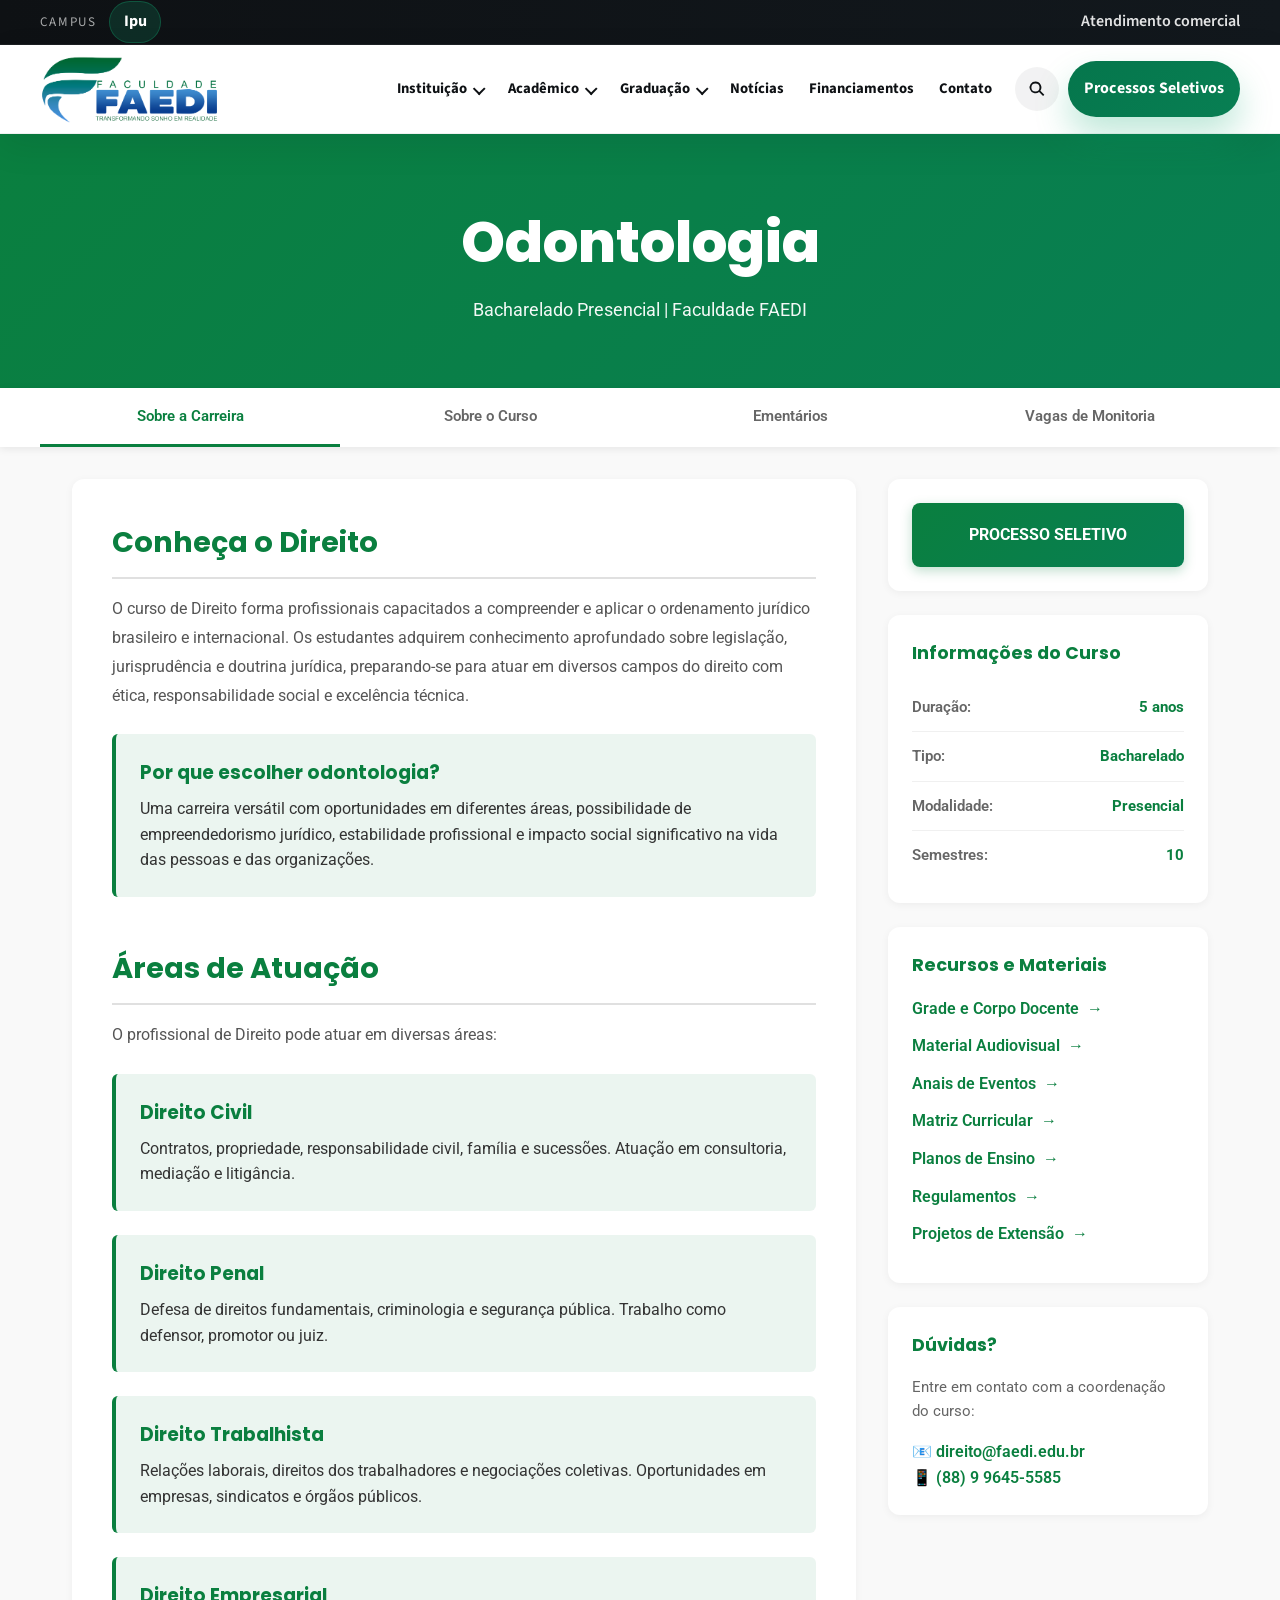
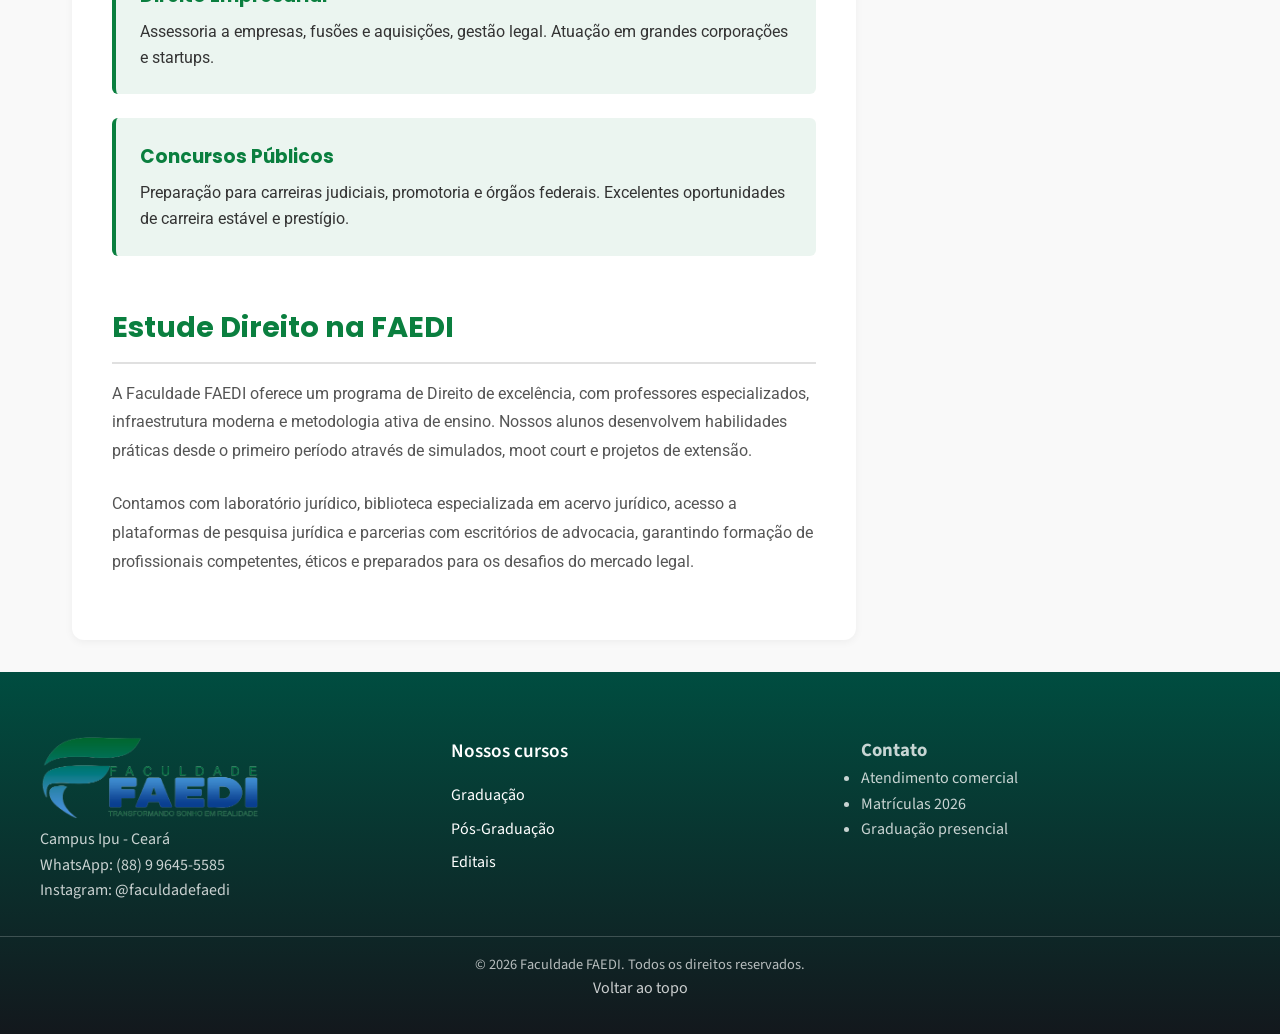
<file: Projeto-X-reformulacao-site-institucional/odontologia.html>
<!DOCTYPE html>
<html lang="pt-BR">
<head>
  <meta charset="UTF-8">
  <meta name="viewport" content="width=device-width, initial-scale=1.0">
  <title>Odontologia | Faculdade FAEDI</title>
  <meta name="description" content="Conheça a página do curso de Odontologia da Faculdade FAEDI e suas informações acadêmicas.">
  <meta property="og:title" content="Odontologia | Faculdade FAEDI">
  <meta property="og:description" content="Conheça a página do curso de Odontologia da Faculdade FAEDI e suas informações acadêmicas.">
  <meta property="og:type" content="website">
  <meta property="og:image" content="images/optimized/faedi-social-1200.jpg" data-seo-url>
  <meta property="og:image:alt" content="Banner institucional da Faculdade FAEDI">
  <meta property="og:locale" content="pt_BR">
  <meta property="og:site_name" content="Faculdade FAEDI">
  <meta name="twitter:card" content="summary_large_image">
  <meta name="twitter:title" content="Odontologia | Faculdade FAEDI">
  <meta name="twitter:description" content="Conheça a página do curso de Odontologia da Faculdade FAEDI e suas informações acadêmicas.">
  <meta name="twitter:image" content="images/optimized/faedi-social-1200.jpg" data-seo-url>
  <meta name="twitter:image:alt" content="Banner institucional da Faculdade FAEDI">
  <script type="application/ld+json">
    {
      "@context": "https://schema.org",
      "@graph": [
        { "@type": "Course", "name": "Odontologia", "description": "Informações acadêmicas do curso de Odontologia da Faculdade FAEDI.", "provider": { "@type": "CollegeOrUniversity", "name": "Faculdade FAEDI" } },
        { "@type": "BreadcrumbList", "itemListElement": [
          { "@type": "ListItem", "position": 1, "name": "Faculdade FAEDI", "item": "index.html" },
          { "@type": "ListItem", "position": 2, "name": "Odontologia" }
        ] }
      ]
    }
  </script>
  <link rel="preconnect" href="https://fonts.googleapis.com">
  <link rel="preconnect" href="https://fonts.gstatic.com" crossorigin>
  <link href="https://fonts.googleapis.com/css2?family=Poppins:wght@400;500;600;700;800&family=Roboto:wght@400;500;700&family=Source+Sans+3:wght@400;500;600;700&display=swap" rel="stylesheet">
  <link rel="stylesheet" href="css/faedi.css">
  <style>
    .course-page--odontologia {
      --course-accent: #0a7f3f;
      --course-gradient: linear-gradient(135deg, #0a7f3f 0%, #087f53 100%);
    }
  </style>
</head>
<body class="course-page course-detail-page course-page--odontologia" data-page="odontologia">
<div data-faedi-layout="header"></div>
<div data-faedi-layout="search"></div>
  <!-- HEADER -->
  <div class="course-header">
    <h1>Odontologia</h1>
    <p>Bacharelado Presencial | Faculdade FAEDI</p>
  </div>

  <!-- NAVIGATION TABS -->
  <nav class="top-nav" aria-label="Seções do curso">
    <div class="nav-container">
      <button type="button" class="nav-tab active" data-tab="sobre-carreira">Sobre a Carreira</button>
      <button type="button" class="nav-tab" data-tab="sobre-curso">Sobre o Curso</button>
      <button type="button" class="nav-tab" data-tab="ementarios">Ementários</button>
      <button type="button" class="nav-tab" data-tab="monitoria">Vagas de Monitoria</button>
    </div>
  </nav>

  <!-- MAIN CONTAINER -->
  <div class="course-detail-container">
    <div class="content-wrapper">
      <!-- MAIN CONTENT -->
      <main class="main-content">
        <!-- TAB 1: SOBRE A CARREIRA -->
        <div class="tab-content active" id="sobre-carreira">
          <div class="content-section">
            <h2 class="section-title">Conheça o Direito</h2>
            <p class="section-text">
              O curso de Direito forma profissionais capacitados a compreender e aplicar o ordenamento jurídico brasileiro e internacional. Os estudantes adquirem conhecimento aprofundado sobre legislação, jurisprudência e doutrina jurídica, preparando-se para atuar em diversos campos do direito com ética, responsabilidade social e excelência técnica.
            </p>
            <div class="highlight-box">
              <h3>Por que escolher odontologia?</h3>
              <p>Uma carreira versátil com oportunidades em diferentes áreas, possibilidade de empreendedorismo jurídico, estabilidade profissional e impacto social significativo na vida das pessoas e das organizações.</p>
            </div>
          </div>

          <div class="content-section">
            <h2 class="section-title">Áreas de Atuação</h2>
            <p class="section-text">O profissional de Direito pode atuar em diversas áreas:</p>
            <div class="highlight-box">
              <h3>Direito Civil</h3>
              <p>Contratos, propriedade, responsabilidade civil, família e sucessões. Atuação em consultoria, mediação e litigância.</p>
            </div>
            <div class="highlight-box">
              <h3>Direito Penal</h3>
              <p>Defesa de direitos fundamentais, criminologia e segurança pública. Trabalho como defensor, promotor ou juiz.</p>
            </div>
            <div class="highlight-box">
              <h3>Direito Trabalhista</h3>
              <p>Relações laborais, direitos dos trabalhadores e negociações coletivas. Oportunidades em empresas, sindicatos e órgãos públicos.</p>
            </div>
            <div class="highlight-box">
              <h3>Direito Empresarial</h3>
              <p>Assessoria a empresas, fusões e aquisições, gestão legal. Atuação em grandes corporações e startups.</p>
            </div>
            <div class="highlight-box">
              <h3>Concursos Públicos</h3>
              <p>Preparação para carreiras judiciais, promotoria e órgãos federais. Excelentes oportunidades de carreira estável e prestígio.</p>
            </div>
          </div>

          <div class="content-section">
            <h2 class="section-title">Estude Direito na FAEDI</h2>
            <p class="section-text">
              A Faculdade FAEDI oferece um programa de Direito de excelência, com professores especializados, infraestrutura moderna e metodologia ativa de ensino. Nossos alunos desenvolvem habilidades práticas desde o primeiro período através de simulados, moot court e projetos de extensão.
            </p>
            <p class="section-text">
              Contamos com laboratório jurídico, biblioteca especializada em acervo jurídico, acesso a plataformas de pesquisa jurídica e parcerias com escritórios de advocacia, garantindo formação de profissionais competentes, éticos e preparados para os desafios do mercado legal.
            </p>
          </div>
        </div>

        <!-- TAB 2: SOBRE O CURSO -->
        <div class="tab-content" id="sobre-curso">
          <div class="content-section">
            <h2 class="section-title">Estrutura do Curso</h2>
            <p class="section-text">
              O bacharelado em Direito da FAEDI tem duração de 5 anos (10 semestres) e é organizado de forma a combinar disciplinas teóricas com prática jurídica intensiva. O currículo segue as Diretrizes Curriculares Nacionais para os Cursos de Direito.
            </p>
          </div>

          <div class="content-section">
            <h2 class="section-title">Diferenciais da FAEDI</h2>
            <div class="highlight-box">
              <h3>Corpo Docente Qualificado</h3>
              <p>Professores mestres e doutores com experiência prática em suas áreas de atuação, trazendo perspectivas reais do mercado.</p>
            </div>
            <div class="highlight-box">
              <h3>Metodologia Ativa</h3>
              <p>Aprendizagem baseada em problemas, estudos de caso reais e discussões que desenvolvem pensamento crítico e argumentação jurídica.</p>
            </div>
            <div class="highlight-box">
              <h3>Prática Jurídica</h3>
              <p>Estágio supervisionado, núcleo de prática jurídica e atendimento gratuito à comunidade através de clínica de direitos humanos.</p>
            </div>
            <div class="highlight-box">
              <h3>Infraestrutura Moderna</h3>
              <p>Salas de aula equipadas, laboratório jurídico com sistema de videoconferência, biblioteca física e digital atualizada.</p>
            </div>
          </div>

          <div class="content-section">
            <h2 class="section-title">Matriz Curricular</h2>
            <p class="section-text">
              A matriz contempla disciplinas obrigatórias (Direito Constitucional, Civil, Penal, Processual, etc.), disciplinas eletivas (Direito Ambiental, Tecnologia, Compliance, etc.) e atividades complementares que permitem personalização da formação.
            </p>
          </div>
        </div>

        <!-- TAB 3: EMENTÁRIOS -->
        <div class="tab-content" id="ementarios">
          <div class="content-section">
            <h2 class="section-title">Disciplinas por Semestre</h2>
            <p class="section-text">
              Confira os ementários das disciplinas oferecidas em cada semestre do curso de Direito:
            </p>
          </div>

          <div class="content-section">
            <h2 class="section-title">1º ao 3º Semestre - Ciclo Propedêutico</h2>
            <div class="highlight-box">
              <h3>Introdução ao Estudo do Direito</h3>
              <p>Conceitos fundamentais, fontes do direito, interpretação e aplicação. Carga: 72h</p>
            </div>
            <div class="highlight-box">
              <h3>Direito Constitucional I</h3>
              <p>Constituição, princípios fundamentais, direitos e garantias fundamentais. Carga: 72h</p>
            </div>
            <div class="highlight-box">
              <h3>Direito Civil I (Parte Geral)</h3>
              <p>Sujeitos de direito, bens, atos jurídicos, prescrição e decadência. Carga: 72h</p>
            </div>
          </div>

          <div class="content-section">
            <h2 class="section-title">4º ao 7º Semestre - Ciclo Profissional</h2>
            <div class="highlight-box">
              <h3>Direito Penal I e II</h3>
              <p>Infrações penais, culpabilidade, penas e medidas de segurança. Carga: 144h</p>
            </div>
            <div class="highlight-box">
              <h3>Direito Processual Civil I e II</h3>
              <p>Jurisdição, ação, processo, recursos, tutelas de urgência. Carga: 144h</p>
            </div>
            <div class="highlight-box">
              <h3>Direito do Trabalho</h3>
              <p>Contrato de trabalho, direitos e deveres, rescisão, negociação coletiva. Carga: 72h</p>
            </div>
          </div>

          <div class="content-section">
            <p class="section-text" style="margin-top: 2rem; padding-top: 2rem; border-top: 2px solid #e0e0e0;">
              Para acesso completo aos ementários de todas as disciplinas, clique no link "Matriz Curricular" disponível na sidebar.
            </p>
          </div>
        </div>

        <!-- TAB 4: MONITORIA -->
        <div class="tab-content" id="monitoria">
          <div class="content-section">
            <h2 class="section-title">Programa de Monitoria</h2>
            <p class="section-text">
              A FAEDI oferece vagas de monitoria para estudantes que desejam reforçar aprendizado, ganhar experiência e contribuir com a formação de colegas. O monitor atua sob supervisão de professor, auxiliando em aulas, plantões de dúvidas e preparação de materiais didáticos.
            </p>
          </div>

          <div class="content-section">
            <h2 class="section-title">Benefícios da Monitoria</h2>
            <div class="highlight-box">
              <h3>Aprimoramento Acadêmico</h3>
              <p>Aprofundamento do conhecimento em disciplinas específicas através de estudos supervisionados.</p>
            </div>
            <div class="highlight-box">
              <h3>Remuneração</h3>
              <p>Bolsa de monitoria remunerada, dependendo de disponibilidade orçamentária da instituição.</p>
            </div>
            <div class="highlight-box">
              <h3>Experiência Pedagógica</h3>
              <p>Desenvolvimento de habilidades de comunicação, liderança e trabalho em grupo essenciais para a docência.</p>
            </div>
            <div class="highlight-box">
              <h3>Certificação</h3>
              <p>Certificado de participação reconhecido como atividade complementar no histórico escolar.</p>
            </div>
          </div>

          <div class="content-section">
            <h2 class="section-title">Vagas Abertas</h2>
            <p class="section-text">
              Atualmente temos vagas para monitoria em:
            </p>
            <ul style="margin-left: 1.5rem; color: #555;">
              <li>Direito Constitucional II</li>
              <li>Direito Civil III (Obrigações)</li>
              <li>Direito Penal I</li>
              <li>Direito Processual Civil I</li>
              <li>Direito Administrativo</li>
            </ul>
            <p class="section-text" style="margin-top: 1.5rem;">
              <strong>Como se inscrever?</strong> Envie seu currículo e histórico escolar para monitor@faedi.edu.br com o assunto "Inscrição Monitoria Direito". Inscrições abertas até [DATA].
            </p>
          </div>
        </div>
      </main>

      <!-- SIDEBAR -->
      <aside class="sidebar" aria-label="Informações do curso">
        <!-- CTA BUTTON -->
        <div class="sidebar-card">
          <a class="cta-button" href="index.html#processo-seletivo">
            PROCESSO SELETIVO
          </a>
        </div>

        <!-- COURSE INFO -->
        <div class="sidebar-card info-section">
          <h3>Informações do Curso</h3>
          <div class="info-item">
            <span class="info-label">Duração:</span>
            <span class="info-value">5 anos</span>
          </div>
          <div class="info-item">
            <span class="info-label">Tipo:</span>
            <span class="info-value">Bacharelado</span>
          </div>
          <div class="info-item">
            <span class="info-label">Modalidade:</span>
            <span class="info-value">Presencial</span>
          </div>
          <div class="info-item">
            <span class="info-label">Semestres:</span>
            <span class="info-value">10</span>
          </div>
        </div>

        <!-- RESOURCES -->
        <div class="sidebar-card info-section">
          <h3>Recursos e Materiais</h3>
          <ul class="links-list">
            <li><a aria-disabled="true">Grade e Corpo Docente</a></li>
            <li><a aria-disabled="true">Material Audiovisual</a></li>
            <li><a aria-disabled="true">Anais de Eventos</a></li>
            <li><a aria-disabled="true">Matriz Curricular</a></li>
            <li><a aria-disabled="true">Planos de Ensino</a></li>
            <li><a aria-disabled="true">Regulamentos</a></li>
            <li><a aria-disabled="true">Projetos de Extensão</a></li>
          </ul>
        </div>

        <!-- CONTACT -->
        <div class="sidebar-card info-section">
          <h3>Dúvidas?</h3>
          <p style="color: #666; font-size: 0.95rem; margin-bottom: 1rem;">
            Entre em contato com a coordenação do curso:
          </p>
          <p style="color: #0a7f3f; font-weight: 600;">
            📧 direito@faedi.edu.br<br>
            📱 (88) 9 9645-5585
          </p>
        </div>
      </aside>
    </div>
  </div>

  <div data-faedi-layout="floating"></div>
  <div data-faedi-layout="footer"></div>

  <script src="js/faedi-layout.js" defer></script>
  <script src="js/search-index.js" defer></script>
  <script src="js/faedi.js" defer></script>
</body>
</html>
</file>
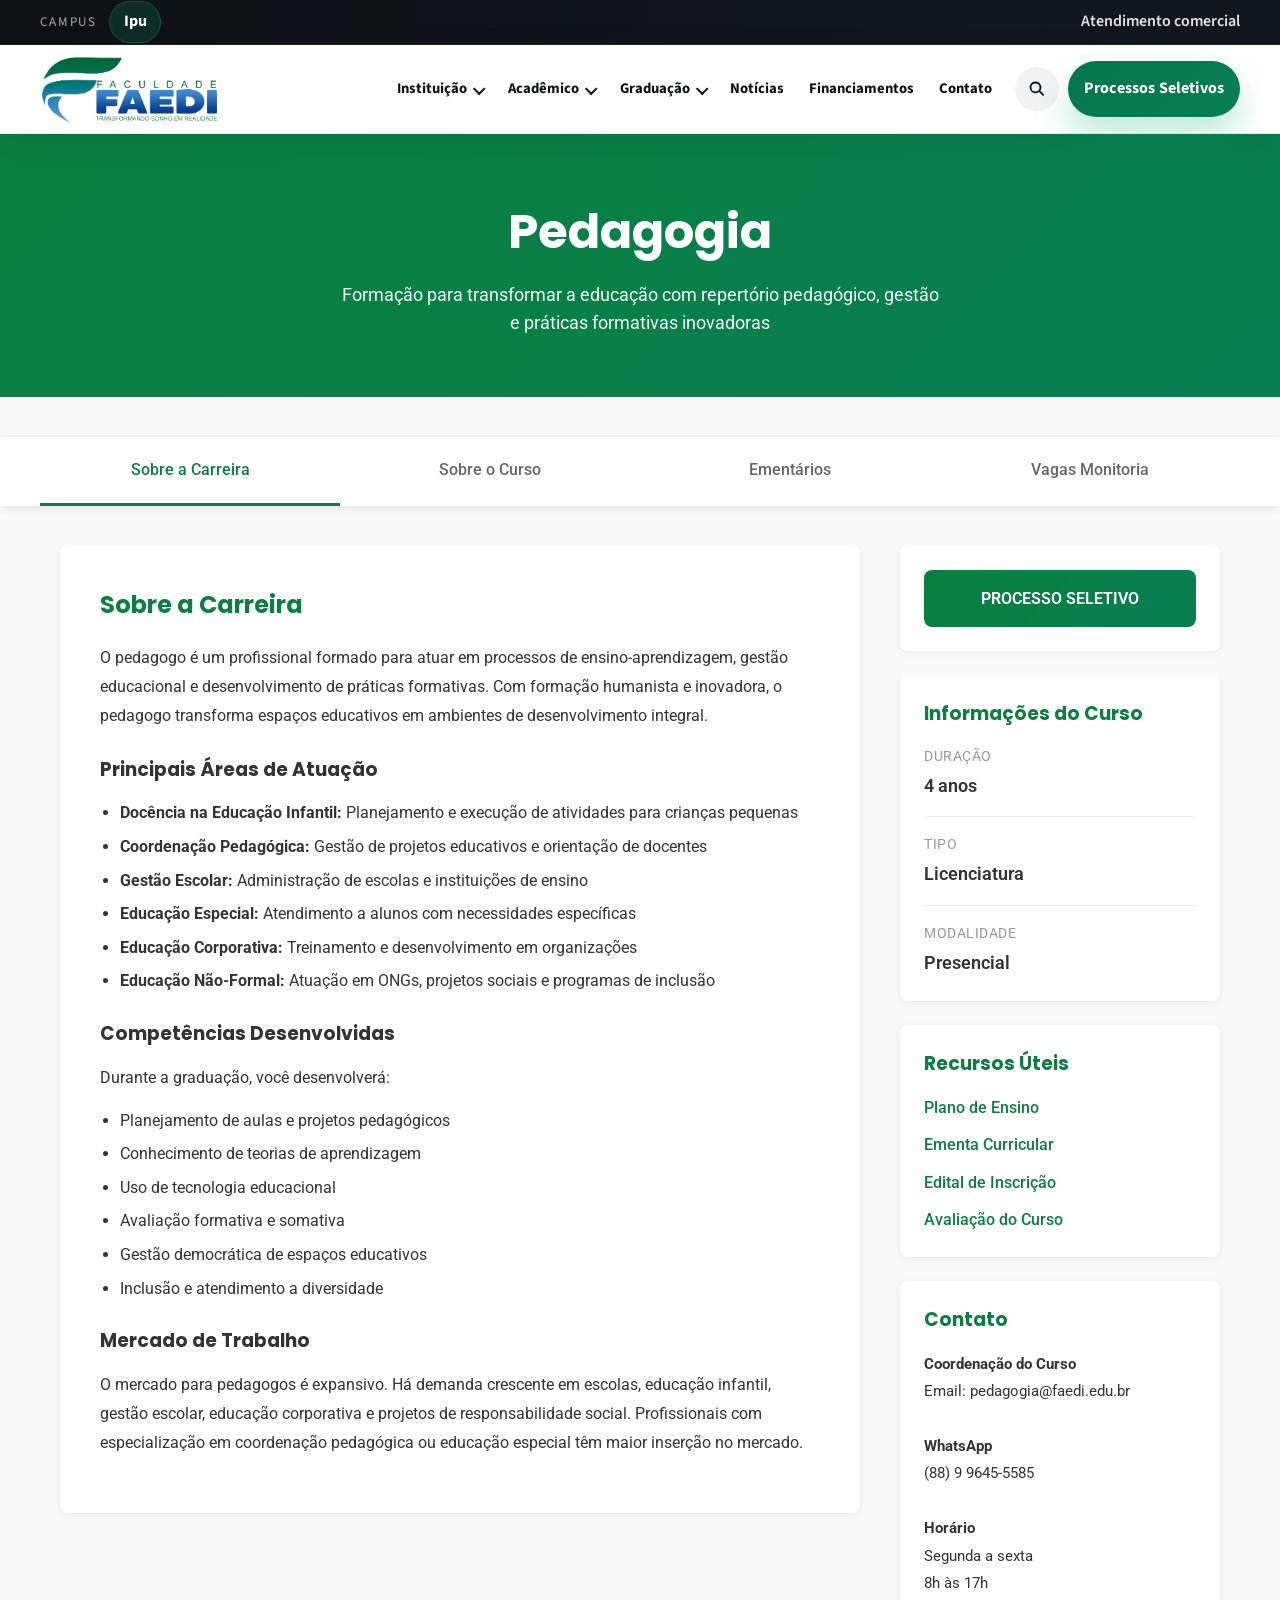
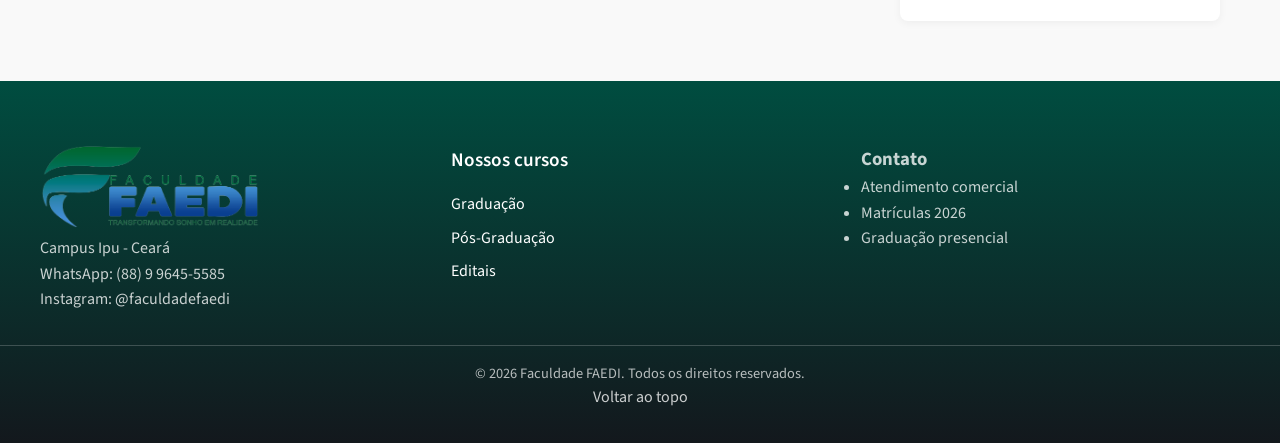
<file: Projeto-X-reformulacao-site-institucional/pedagogia.html>
<!DOCTYPE html>
<html lang="pt-BR">
<head>
  <meta charset="UTF-8">
  <meta name="viewport" content="width=device-width, initial-scale=1.0">
  <title>Pedagogia | Faculdade FAEDI</title>
  <meta name="description" content="Conheça o curso de Pedagogia da Faculdade FAEDI. Formação para transformar a educação com gestão e práticas formativas.">
  <meta property="og:title" content="Pedagogia | Faculdade FAEDI">
  <meta property="og:description" content="Conheça o curso de Pedagogia da Faculdade FAEDI. Formação para transformar a educação com gestão e práticas formativas.">
  <meta property="og:type" content="website">
  <meta property="og:image" content="images/optimized/faedi-social-1200.jpg" data-seo-url>
  <meta property="og:image:alt" content="Banner institucional da Faculdade FAEDI">
  <meta property="og:locale" content="pt_BR">
  <meta property="og:site_name" content="Faculdade FAEDI">
  <meta name="twitter:card" content="summary_large_image">
  <meta name="twitter:title" content="Pedagogia | Faculdade FAEDI">
  <meta name="twitter:description" content="Conheça o curso de Pedagogia da Faculdade FAEDI. Formação para transformar a educação com gestão e práticas formativas.">
  <meta name="twitter:image" content="images/optimized/faedi-social-1200.jpg" data-seo-url>
  <meta name="twitter:image:alt" content="Banner institucional da Faculdade FAEDI">
  <script type="application/ld+json">
    {
      "@context": "https://schema.org",
      "@graph": [
        { "@type": "Course", "name": "Pedagogia", "description": "Formação para transformar a educação com gestão e práticas formativas.", "provider": { "@type": "CollegeOrUniversity", "name": "Faculdade FAEDI" } },
        { "@type": "BreadcrumbList", "itemListElement": [
          { "@type": "ListItem", "position": 1, "name": "Faculdade FAEDI", "item": "index.html" },
          { "@type": "ListItem", "position": 2, "name": "Pedagogia" }
        ] }
      ]
    }
  </script>
  <link rel="preconnect" href="https://fonts.googleapis.com">
  <link rel="preconnect" href="https://fonts.gstatic.com" crossorigin>
  <link href="https://fonts.googleapis.com/css2?family=Montserrat:wght@500;600;700;800&family=Poppins:wght@600;700&family=Roboto:wght@400;500&family=Source+Sans+3:wght@400;500;600;700&display=swap" rel="stylesheet">
  <link rel="stylesheet" href="css/faedi.css">
  <style>
    .course-page--pedagogia {
      --course-accent: #0a7f3f;
      --course-gradient: linear-gradient(135deg, #0a7f3f 0%, #087f53 100%);
    }
  </style>
</head>
<body class="course-page course-page--pedagogia" data-page="pedagogia">
<div data-faedi-layout="header"></div>
<div data-faedi-layout="search"></div>
  <div class="course-header">
    <h1>Pedagogia</h1>
    <p>Formação para transformar a educação com repertório pedagógico, gestão e práticas formativas inovadoras</p>
  </div>

  <nav class="course-nav" aria-label="Seções do curso">
    <ul class="nav-tabs">
      <li><button class="tab-button active" data-tab="sobre-carreira">Sobre a Carreira</button></li>
      <li><button class="tab-button" data-tab="sobre-curso">Sobre o Curso</button></li>
      <li><button class="tab-button" data-tab="ementarios">Ementários</button></li>
      <li><button class="tab-button" data-tab="vagas">Vagas Monitoria</button></li>
    </ul>
  </nav>

  <div class="course-container course-content">
    <main>
      <div id="sobre-carreira" class="tab-content active">
        <h2>Sobre a Carreira</h2>
        <p>O pedagogo é um profissional formado para atuar em processos de ensino-aprendizagem, gestão educacional e desenvolvimento de práticas formativas. Com formação humanista e inovadora, o pedagogo transforma espaços educativos em ambientes de desenvolvimento integral.</p>

        <h3>Principais Áreas de Atuação</h3>
        <ul>
          <li><strong>Docência na Educação Infantil:</strong> Planejamento e execução de atividades para crianças pequenas</li>
          <li><strong>Coordenação Pedagógica:</strong> Gestão de projetos educativos e orientação de docentes</li>
          <li><strong>Gestão Escolar:</strong> Administração de escolas e instituições de ensino</li>
          <li><strong>Educação Especial:</strong> Atendimento a alunos com necessidades específicas</li>
          <li><strong>Educação Corporativa:</strong> Treinamento e desenvolvimento em organizações</li>
          <li><strong>Educação Não-Formal:</strong> Atuação em ONGs, projetos sociais e programas de inclusão</li>
        </ul>

        <h3>Competências Desenvolvidas</h3>
        <p>Durante a graduação, você desenvolverá:</p>
        <ul>
          <li>Planejamento de aulas e projetos pedagógicos</li>
          <li>Conhecimento de teorias de aprendizagem</li>
          <li>Uso de tecnologia educacional</li>
          <li>Avaliação formativa e somativa</li>
          <li>Gestão democrática de espaços educativos</li>
          <li>Inclusão e atendimento a diversidade</li>
        </ul>

        <h3>Mercado de Trabalho</h3>
        <p>O mercado para pedagogos é expansivo. Há demanda crescente em escolas, educação infantil, gestão escolar, educação corporativa e projetos de responsabilidade social. Profissionais com especialização em coordenação pedagógica ou educação especial têm maior inserção no mercado.</p>
      </div>

      <div id="sobre-curso" class="tab-content">
        <h2>Sobre o Curso</h2>
        <p>O curso de Pedagogia da Faculdade FAEDI forma profissionais críticos e reflexivos, preparados para atuar em diversos contextos educacionais. Com fundamentação teórica sólida e prática intensiva, nossos alunos desenvolvem competências para transformar realidades educacionais.</p>

        <h3>Diferenciais do Programa</h3>
        <ul>
          <li>Laboratório de práticas pedagógicas com simulações</li>
          <li>Parcerias com escolas e instituições educacionais</li>
          <li>Núcleos de pesquisa em educação inclusiva e inovação</li>
          <li>Docentes com experiência em gestão e coordenação pedagógica</li>
          <li>Projetos de extensão em comunidades</li>
          <li>Estágios supervisionados em diferentes contextos</li>
        </ul>

        <h3>Metodologia Pedagógica</h3>
        <p>Utilizamos metodologia que integra reflexão teórica e prática vivenciada. Seminários, projetos coletivos, análise de casos, pesquisa participante e estágios supervisionados são estratégias que promovem aprendizagem significativa.</p>

        <h3>Infraestrutura</h3>
        <p>A faculdade dispõe de salas de aula equipadas, laboratório de práticas com ambientes simulando diferentes contextos educacionais, acervo de materiais didáticos, biblioteca digital com periódicos em educação, e parcerias com instituições para estágios.</p>
      </div>

      <div id="ementarios" class="tab-content">
        <h2>Ementários</h2>
        <p>O curso segue estrutura curricular que integra fundamentos de educação, prática pedagógica, gestão educacional e pesquisa em educação.</p>

        <h3>Núcleos Temáticos</h3>
        <ul>
          <li><strong>Fundamentos da Educação:</strong> Filosofia da Educação, História da Educação, Sociologia da Educação</li>
          <li><strong>Teorias de Aprendizagem:</strong> Psicologia Educacional, Desenvolvimento Humano, Construção do Conhecimento</li>
          <li><strong>Prática Pedagógica:</strong> Didática, Planejamento, Avaliação, Currículo</li>
          <li><strong>Educação Infantil:</strong> Metodologias, Desenvolvimento de 0-5 anos, Espaço e Material</li>
          <li><strong>Gestão Educacional:</strong> Administração Escolar, Legislação, Políticas Públicas</li>
          <li><strong>Educação Inclusiva:</strong> Atendimento a Diversidade, Educação Especial, Acessibilidade</li>
          <li><strong>Tecnologia Educacional:</strong> Uso de TIC, Educação Digital, Ambientes Virtuais</li>
          <li><strong>Pesquisa em Educação:</strong> Metodologia Científica, Seminários de Pesquisa</li>
        </ul>

        <h3>Estágios Supervisionados</h3>
        <p>O curso conta com estágios em Educação Infantil, Anos Iniciais e Gestão Educacional, oferecendo experiência prática em contextos reais de trabalho.</p>
      </div>

      <div id="vagas" class="tab-content">
        <h2>Vagas para Monitoria</h2>
        <p>A Faculdade FAEDI oferece bolsas de monitoria para alunos que desejam aprofundar conhecimentos e auxiliar colegas em disciplinas teóricas e práticas.</p>

        <h3>Disciplinas com Vagas Abertas</h3>
        <ul>
          <li>Didática Geral</li>
          <li>Psicologia Educacional</li>
          <li>Educação Infantil</li>
          <li>Gestão Escolar</li>
          <li>Currículo e Planejamento</li>
          <li>Educação Inclusiva</li>
        </ul>

        <h3>Benefícios da Monitoria</h3>
        <ul>
          <li>Bolsa de R$ 500 a R$ 800 mensais</li>
          <li>Experiência em docência e mentoria</li>
          <li>Certificado de reconhecimento</li>
          <li>Desenvolvimento de liderança pedagógica</li>
          <li>Currículo profissional fortalecido</li>
        </ul>

        <h3>Como Candidatar-se</h3>
        <p>Candidatos com média superior a 7.5 podem se inscrever no período de seleção. É necessário preencher formulário de candidatura, apresentar histórico acadêmico e participar de entrevista com o orientador da disciplina.</p>
      </div>
    </main>

    <aside class="sidebar" aria-label="Informações do curso">
      <div class="sidebar-card">
        <a href="index.html#processo-seletivo" class="cta-button">PROCESSO SELETIVO</a>
      </div>

      <div class="sidebar-card">
        <h3>Informações do Curso</h3>
        <div class="info-item">
          <div class="info-label">Duração</div>
          <div class="info-value">4 anos</div>
        </div>
        <div class="info-item">
          <div class="info-label">Tipo</div>
          <div class="info-value">Licenciatura</div>
        </div>
        <div class="info-item">
          <div class="info-label">Modalidade</div>
          <div class="info-value">Presencial</div>
        </div>
      </div>

      <div class="sidebar-card">
        <h3>Recursos Úteis</h3>
        <div class="sidebar-links">
          <a aria-disabled="true">Plano de Ensino</a>
          <a aria-disabled="true">Ementa Curricular</a>
          <a aria-disabled="true">Edital de Inscrição</a>
          <a aria-disabled="true">Avaliação do Curso</a>
        </div>
      </div>

      <div class="sidebar-card">
        <h3>Contato</h3>
        <div class="contact-info">
          <strong>Coordenação do Curso</strong><br>
          Email: pedagogia@faedi.edu.br<br>
          <br>
          <strong>WhatsApp</strong><br>
          (88) 9 9645-5585<br>
          <br>
          <strong>Horário</strong><br>
          Segunda a sexta<br>
          8h às 17h
        </div>
      </div>
    </aside>
  </div>

  <div data-faedi-layout="floating"></div>
  <div data-faedi-layout="footer"></div>

  <script src="js/faedi-layout.js" defer></script>
  <script src="js/search-index.js" defer></script>
  <script src="js/faedi.js" defer></script>
</body>
</html>
</file>
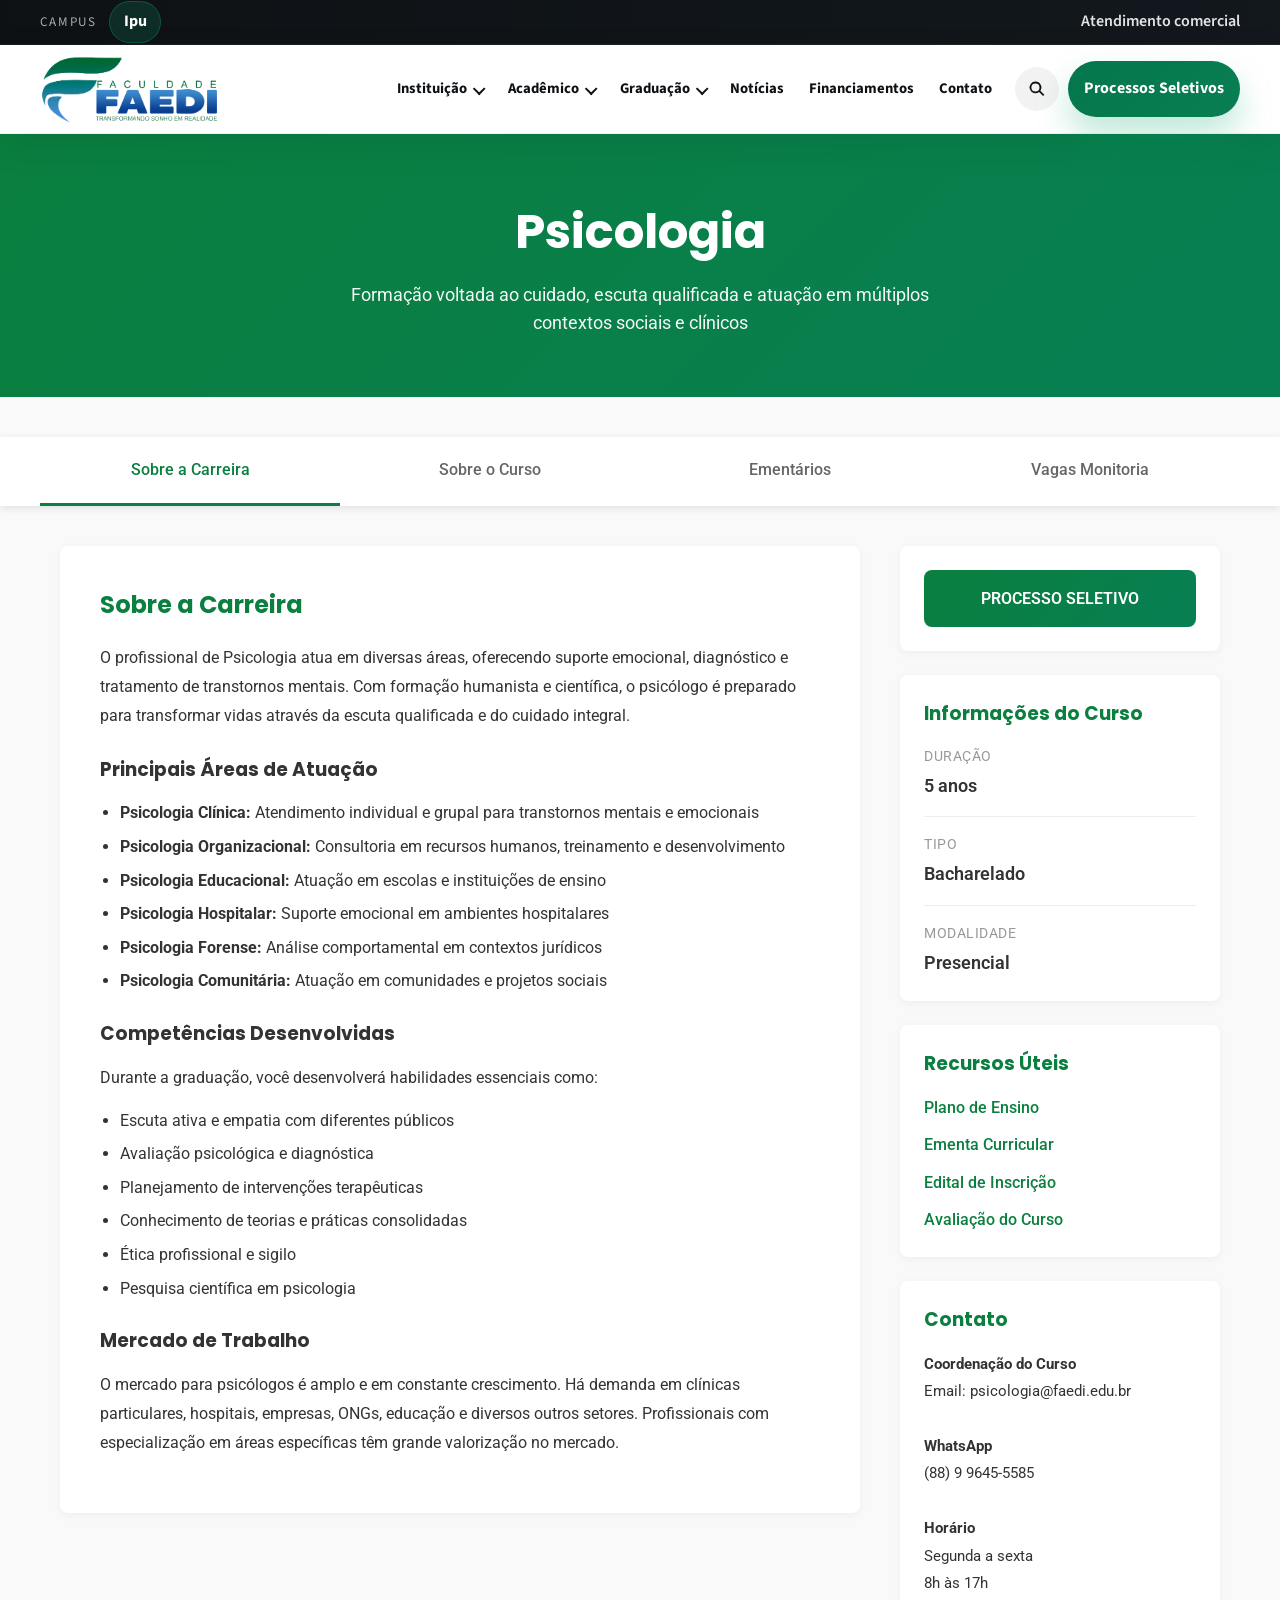
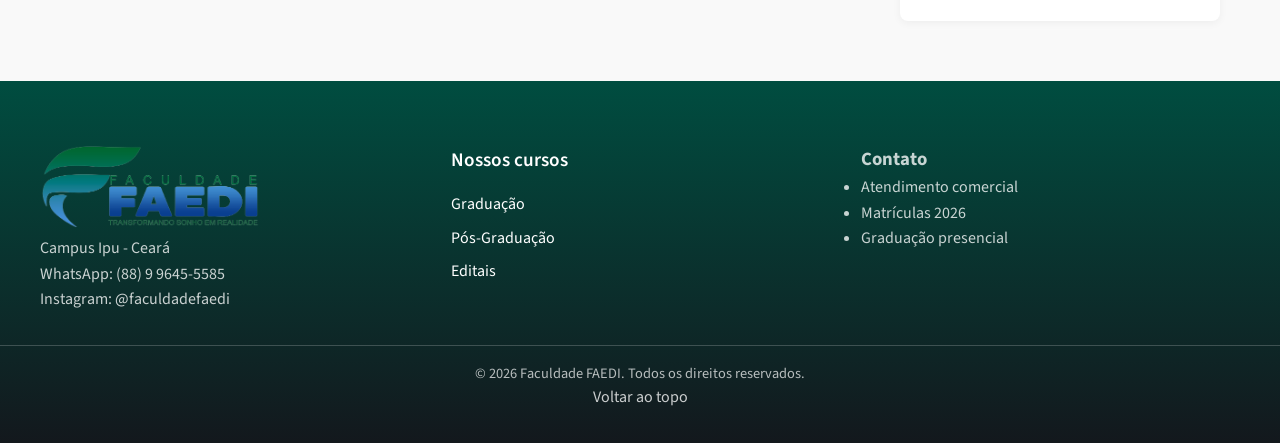
<file: Projeto-X-reformulacao-site-institucional/psicologia.html>
<!DOCTYPE html>
<html lang="pt-BR">
<head>
  <meta charset="UTF-8">
  <meta name="viewport" content="width=device-width, initial-scale=1.0">
  <title>Psicologia | Faculdade FAEDI</title>
  <meta name="description" content="Conheça o curso de Psicologia da Faculdade FAEDI. Formação em escuta qualificada e atuação em múltiplos contextos.">
  <meta property="og:title" content="Psicologia | Faculdade FAEDI">
  <meta property="og:description" content="Conheça o curso de Psicologia da Faculdade FAEDI. Formação em escuta qualificada e atuação em múltiplos contextos.">
  <meta property="og:type" content="website">
  <meta property="og:image" content="images/optimized/faedi-social-1200.jpg" data-seo-url>
  <meta property="og:image:alt" content="Banner institucional da Faculdade FAEDI">
  <meta property="og:locale" content="pt_BR">
  <meta property="og:site_name" content="Faculdade FAEDI">
  <meta name="twitter:card" content="summary_large_image">
  <meta name="twitter:title" content="Psicologia | Faculdade FAEDI">
  <meta name="twitter:description" content="Conheça o curso de Psicologia da Faculdade FAEDI. Formação em escuta qualificada e atuação em múltiplos contextos.">
  <meta name="twitter:image" content="images/optimized/faedi-social-1200.jpg" data-seo-url>
  <meta name="twitter:image:alt" content="Banner institucional da Faculdade FAEDI">
  <script type="application/ld+json">
    {
      "@context": "https://schema.org",
      "@graph": [
        { "@type": "Course", "name": "Psicologia", "description": "Formação em escuta qualificada e atuação em múltiplos contextos.", "provider": { "@type": "CollegeOrUniversity", "name": "Faculdade FAEDI" } },
        { "@type": "BreadcrumbList", "itemListElement": [
          { "@type": "ListItem", "position": 1, "name": "Faculdade FAEDI", "item": "index.html" },
          { "@type": "ListItem", "position": 2, "name": "Psicologia" }
        ] }
      ]
    }
  </script>
  <link rel="preconnect" href="https://fonts.googleapis.com">
  <link rel="preconnect" href="https://fonts.gstatic.com" crossorigin>
  <link href="https://fonts.googleapis.com/css2?family=Montserrat:wght@500;600;700;800&family=Poppins:wght@600;700&family=Roboto:wght@400;500&family=Source+Sans+3:wght@400;500;600;700&display=swap" rel="stylesheet">
  <link rel="stylesheet" href="css/faedi.css">
  <style>
    .course-page--psicologia {
      --course-accent: #0a7f3f;
      --course-gradient: linear-gradient(135deg, #0a7f3f 0%, #087f53 100%);
    }
  </style>
</head>
<body class="course-page course-page--psicologia" data-page="psicologia">
<div data-faedi-layout="header"></div>
<div data-faedi-layout="search"></div>
  <div class="course-header">
    <h1>Psicologia</h1>
    <p>Formação voltada ao cuidado, escuta qualificada e atuação em múltiplos contextos sociais e clínicos</p>
  </div>

  <nav class="course-nav" aria-label="Seções do curso">
    <ul class="nav-tabs">
      <li><button class="tab-button active" data-tab="sobre-carreira">Sobre a Carreira</button></li>
      <li><button class="tab-button" data-tab="sobre-curso">Sobre o Curso</button></li>
      <li><button class="tab-button" data-tab="ementarios">Ementários</button></li>
      <li><button class="tab-button" data-tab="vagas">Vagas Monitoria</button></li>
    </ul>
  </nav>

  <div class="course-container course-content">
    <main>
      <div id="sobre-carreira" class="tab-content active">
        <h2>Sobre a Carreira</h2>
        <p>O profissional de Psicologia atua em diversas áreas, oferecendo suporte emocional, diagnóstico e tratamento de transtornos mentais. Com formação humanista e científica, o psicólogo é preparado para transformar vidas através da escuta qualificada e do cuidado integral.</p>

        <h3>Principais Áreas de Atuação</h3>
        <ul>
          <li><strong>Psicologia Clínica:</strong> Atendimento individual e grupal para transtornos mentais e emocionais</li>
          <li><strong>Psicologia Organizacional:</strong> Consultoria em recursos humanos, treinamento e desenvolvimento</li>
          <li><strong>Psicologia Educacional:</strong> Atuação em escolas e instituições de ensino</li>
          <li><strong>Psicologia Hospitalar:</strong> Suporte emocional em ambientes hospitalares</li>
          <li><strong>Psicologia Forense:</strong> Análise comportamental em contextos jurídicos</li>
          <li><strong>Psicologia Comunitária:</strong> Atuação em comunidades e projetos sociais</li>
        </ul>

        <h3>Competências Desenvolvidas</h3>
        <p>Durante a graduação, você desenvolverá habilidades essenciais como:</p>
        <ul>
          <li>Escuta ativa e empatia com diferentes públicos</li>
          <li>Avaliação psicológica e diagnóstica</li>
          <li>Planejamento de intervenções terapêuticas</li>
          <li>Conhecimento de teorias e práticas consolidadas</li>
          <li>Ética profissional e sigilo</li>
          <li>Pesquisa científica em psicologia</li>
        </ul>

        <h3>Mercado de Trabalho</h3>
        <p>O mercado para psicólogos é amplo e em constante crescimento. Há demanda em clínicas particulares, hospitais, empresas, ONGs, educação e diversos outros setores. Profissionais com especialização em áreas específicas têm grande valorização no mercado.</p>
      </div>

      <div id="sobre-curso" class="tab-content">
        <h2>Sobre o Curso</h2>
        <p>O curso de Psicologia da Faculdade FAEDI é estruturado para formar profissionais humanistas, críticos e preparados para os desafios contemporâneos. Com docentes experientes e infraestrutura moderna, oferecemos formação teórica sólida combinada com prática clínica supervisionada.</p>

        <h3>Diferenciais do Programa</h3>
        <ul>
          <li>Clínica-escola com atendimento à comunidade</li>
          <li>Laboratórios de avaliação psicológica</li>
          <li>Parcerias com instituições de saúde e educação</li>
          <li>Docentes com experiência profissional consolidada</li>
          <li>Grupos de pesquisa em temáticas atuais</li>
          <li>Atividades de extensão e responsabilidade social</li>
        </ul>

        <h3>Metodologia Pedagógica</h3>
        <p>Utilizamos metodologias ativas que integram teoria e prática. Aulas expositivas dialogadas, discussões de casos clínicos, trabalhos em grupo, seminários e projetos de pesquisa são estratégias pedagógicas permanentes que preparam o aluno para a realidade profissional.</p>

        <h3>Infraestrutura</h3>
        <p>A faculdade dispõe de salas de aula equipadas, laboratórios com instrumentos de avaliação psicológica, clínica-escola, biblioteca com acervo específico em psicologia, e acesso a bases de dados científicas para pesquisa.</p>
      </div>

      <div id="ementarios" class="tab-content">
        <h2>Ementários</h2>
        <p>O curso segue uma estrutura curricular organizada em semestres, integrando disciplinas de fundamentos em psicologia, teorias e práticas clínicas, metodologia científica e estágios supervisionados.</p>

        <h3>Núcleos Temáticos</h3>
        <ul>
          <li><strong>Fundamentos Biológicos:</strong> Neuropsicologia, Psicofarmacologia, Psicobiologia</li>
          <li><strong>Processos Psicológicos:</strong> Cognição, Aprendizagem, Motivação, Emoção</li>
          <li><strong>Teorias e Escolas:</strong> Psicanálise, Comportamentalismo, Humanismo, Sistemas</li>
          <li><strong>Avaliação Psicológica:</strong> Testes, Entrevista, Observação, Relatório</li>
          <li><strong>Práticas Clínicas:</strong> Psicoterapia Individual, Grupal, Familiar, de Casal</li>
          <li><strong>Contextos Aplicados:</strong> Educação, Organizações, Saúde, Comunidade</li>
          <li><strong>Metodologia Científica:</strong> Pesquisa em Psicologia, Seminários de Pesquisa</li>
          <li><strong>Estágios:</strong> Clínico, Organizacional, Educacional</li>
        </ul>

        <h3>Disciplinas Integradoras</h3>
        <p>Especialmente nos últimos semestres, o curso promove integração entre as disciplinas através de projetos interdisciplinares, seminários temáticos e discussões de casos que atravessam múltiplas áreas da psicologia.</p>
      </div>

      <div id="vagas" class="tab-content">
        <h2>Vagas para Monitoria</h2>
        <p>A Faculdade FAEDI oferece bolsas de monitoria para alunos de excelência acadêmica que desejam aprofundar seus conhecimentos e auxiliar colegas no processo de aprendizagem.</p>

        <h3>Disciplinas com Vagas Abertas</h3>
        <ul>
          <li>Psicologia Geral</li>
          <li>Estatística Aplicada à Psicologia</li>
          <li>Fundamentos de Neuropsicologia</li>
          <li>Técnicas de Entrevista Psicológica</li>
          <li>Avaliação Psicológica</li>
          <li>Teorias Psicodinâmicas</li>
        </ul>

        <h3>Benefícios da Monitoria</h3>
        <ul>
          <li>Bolsa de R$ 500 a R$ 800 mensais</li>
          <li>Experiência docente e pedagógica</li>
          <li>Certificado de reconhecimento</li>
          <li>Desenvolvimento de habilidades de tutoria</li>
          <li>Currículo fortalecido</li>
        </ul>

        <h3>Como Candidatar-se</h3>
        <p>Candidatos com média superior a 7.5 podem se inscrever no período de seleção. É necessário preencher formulário de candidatura, apresentar histórico acadêmico e participar de entrevista com o orientador da disciplina.</p>
      </div>
    </main>

    <aside class="sidebar" aria-label="Informações do curso">
      <div class="sidebar-card">
        <a href="index.html#processo-seletivo" class="cta-button">PROCESSO SELETIVO</a>
      </div>

      <div class="sidebar-card">
        <h3>Informações do Curso</h3>
        <div class="info-item">
          <div class="info-label">Duração</div>
          <div class="info-value">5 anos</div>
        </div>
        <div class="info-item">
          <div class="info-label">Tipo</div>
          <div class="info-value">Bacharelado</div>
        </div>
        <div class="info-item">
          <div class="info-label">Modalidade</div>
          <div class="info-value">Presencial</div>
        </div>
      </div>

      <div class="sidebar-card">
        <h3>Recursos Úteis</h3>
        <div class="sidebar-links">
          <a aria-disabled="true">Plano de Ensino</a>
          <a aria-disabled="true">Ementa Curricular</a>
          <a aria-disabled="true">Edital de Inscrição</a>
          <a aria-disabled="true">Avaliação do Curso</a>
        </div>
      </div>

      <div class="sidebar-card">
        <h3>Contato</h3>
        <div class="contact-info">
          <strong>Coordenação do Curso</strong><br>
          Email: psicologia@faedi.edu.br<br>
          <br>
          <strong>WhatsApp</strong><br>
          (88) 9 9645-5585<br>
          <br>
          <strong>Horário</strong><br>
          Segunda a sexta<br>
          8h às 17h
        </div>
      </div>
    </aside>
  </div>

  <div data-faedi-layout="floating"></div>
  <div data-faedi-layout="footer"></div>

  <script src="js/faedi-layout.js" defer></script>
  <script src="js/search-index.js" defer></script>
  <script src="js/faedi.js" defer></script>
</body>
</html>
</file>
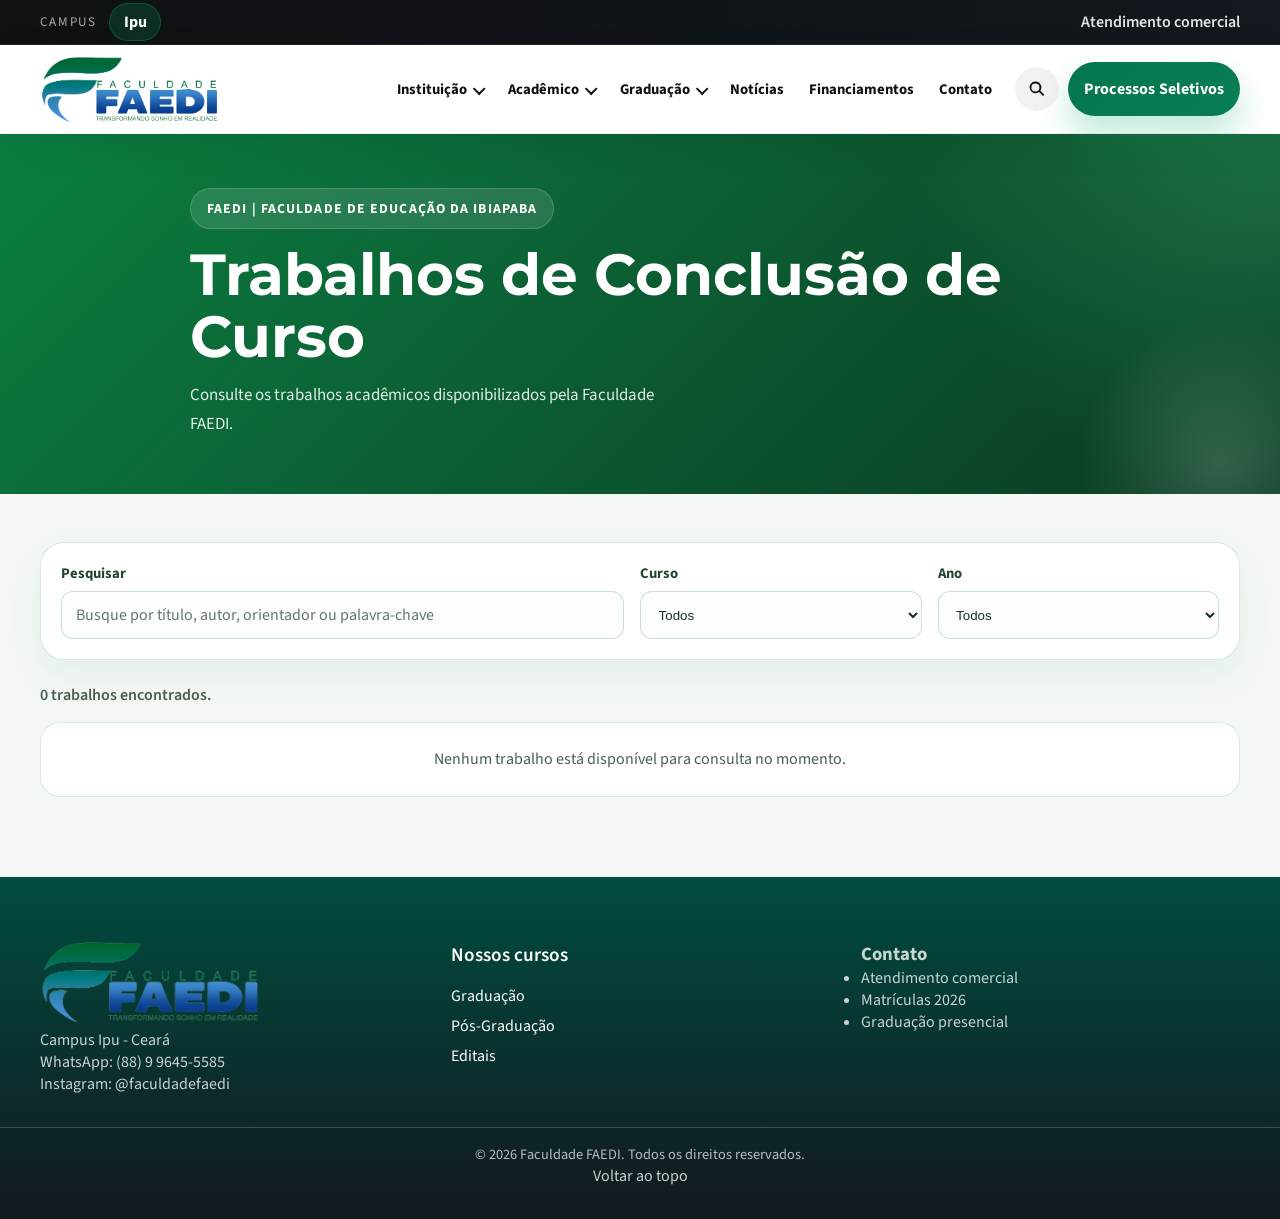
<file: Projeto-X-reformulacao-site-institucional/tcc.html>
<!DOCTYPE html>
<html lang="pt-BR">
<head>
  <meta charset="UTF-8">
  <meta name="viewport" content="width=device-width, initial-scale=1.0">
  <title>Trabalhos de Conclusão de Curso | Faculdade FAEDI</title>
  <meta
    name="description"
    content="Acesse a área de consulta aos Trabalhos de Conclusão de Curso da Faculdade FAEDI."
  >
  <meta property="og:title" content="Trabalhos de Conclusão de Curso | Faculdade FAEDI">
  <meta property="og:description" content="Acesse a área de consulta aos Trabalhos de Conclusão de Curso da Faculdade FAEDI.">
  <meta property="og:type" content="website">
  <meta property="og:image" content="images/optimized/faedi-social-1200.jpg" data-seo-url>
  <meta property="og:image:alt" content="Banner institucional da Faculdade FAEDI">
  <meta property="og:locale" content="pt_BR">
  <meta property="og:site_name" content="Faculdade FAEDI">
  <meta name="twitter:card" content="summary_large_image">
  <meta name="twitter:title" content="Trabalhos de Conclusão de Curso | Faculdade FAEDI">
  <meta name="twitter:description" content="Acesse a área de consulta aos Trabalhos de Conclusão de Curso da Faculdade FAEDI.">
  <meta name="twitter:image" content="images/optimized/faedi-social-1200.jpg" data-seo-url>
  <meta name="twitter:image:alt" content="Banner institucional da Faculdade FAEDI">
  <script type="application/ld+json">
    {
      "@context": "https://schema.org",
      "@type": "BreadcrumbList",
      "itemListElement": [
        { "@type": "ListItem", "position": 1, "name": "Faculdade FAEDI", "item": "index.html" },
        { "@type": "ListItem", "position": 2, "name": "Trabalhos de Conclusão de Curso" }
      ]
    }
  </script>
  <link rel="preconnect" href="https://fonts.googleapis.com">
  <link rel="preconnect" href="https://fonts.gstatic.com" crossorigin>
  <link
    href="https://fonts.googleapis.com/css2?family=Montserrat:wght@500;600;700;800&family=Source+Sans+3:wght@400;500;600;700&display=swap"
    rel="stylesheet"
  >
  <link rel="stylesheet" href="css/faedi.css">
</head>
<body class="tcc-page" data-page="tcc">
  <div data-faedi-layout="header"></div>
  <div data-faedi-layout="search"></div>

  <main>
    <section class="tcc-hero">
      <div class="container tcc-hero-content">
        <div class="tcc-hero-copy">
          <span class="tcc-kicker">FAEDI | Faculdade de Educa&ccedil;&atilde;o da Ibiapaba</span>
          <h1>Trabalhos de Conclus&atilde;o de Curso</h1>
          <p>Consulte os trabalhos acad&ecirc;micos disponibilizados pela Faculdade FAEDI.</p>
        </div>
      </div>
    </section>

    <section class="tcc-query" aria-labelledby="tcc-query-title">
      <div class="container">
        <h2 class="sr-only" id="tcc-query-title">Consulta de Trabalhos de Conclus&atilde;o de Curso</h2>

        <form class="tcc-filters" data-tcc-filters>
          <div class="tcc-filter-field tcc-filter-field--search">
            <label for="tcc-search">Pesquisar</label>
            <input
              id="tcc-search"
              type="search"
              inputmode="search"
              autocomplete="off"
              placeholder="Busque por t&iacute;tulo, autor, orientador ou palavra-chave"
              data-tcc-search
            >
          </div>

          <div class="tcc-filter-field">
            <label for="tcc-filter-course">Curso</label>
            <select id="tcc-filter-course" data-tcc-filter="course">
              <option value="">Todos</option>
            </select>
          </div>

          <div class="tcc-filter-field">
            <label for="tcc-filter-year">Ano</label>
            <select id="tcc-filter-year" data-tcc-filter="year">
              <option value="">Todos</option>
            </select>
          </div>
        </form>

        <p class="tcc-results-status" data-tcc-count role="status" aria-live="polite" aria-atomic="true"></p>

        <div class="tcc-list" data-tcc-list aria-label="Lista de Trabalhos de Conclus&atilde;o de Curso"></div>

        <div class="tcc-empty" data-tcc-empty role="status" aria-live="polite" aria-atomic="true">
          <p>Nenhum trabalho est&aacute; dispon&iacute;vel para consulta no momento.</p>
        </div>
      </div>
    </section>
  </main>

  <div data-faedi-layout="floating"></div>
  <div data-faedi-layout="footer"></div>

  <script src="js/faedi-layout.js" defer></script>
  <script src="js/search-index.js" defer></script>
  <script src="js/faedi.js" defer></script>
  <script src="js/tcc.js" defer></script>
</body>
</html>
</file>
<file: Projeto-X-reformulacao-site-institucional/css/faedi.css>
:root {
  --color-primary: #08a66b;
  --color-primary-dark: #05764c;
  --color-primary-soft: #14d58d;
  --color-black: #0e1114;
  --color-black-soft: #171c21;
  --color-white: #ffffff;
  --color-surface: #f6faf8;
  --color-text: #20262c;
  --color-muted: #5c6770;
  --color-border: rgba(14, 17, 20, 0.08);
  --shadow-soft: 0 18px 48px rgba(14, 17, 20, 0.09);
  --shadow-strong: 0 30px 80px rgba(0, 0, 0, 0.24);
  --header-offset: 132px;
  --container-width: min(1200px, calc(100% - 2rem));
}

* {
  box-sizing: border-box;
  margin: 0;
  padding: 0;
}

html {
  scroll-behavior: smooth;
}

body {
  min-height: 100vh;
  padding-top: var(--header-offset);
  font-family: "Source Sans 3", sans-serif;
  color: var(--color-text);
  background: var(--color-white);
}

/* Tipografia dos componentes institucionais compartilhados */
.header-shell,
.search-panel,
.site-footer,
.floating-button {
  font-family: "Source Sans 3", Arial, sans-serif;
}

section {
  scroll-margin-top: calc(var(--header-offset) + 1rem);
}

main[id] {
  scroll-margin-top: calc(var(--header-offset) + 1rem);
}

img {
  display: block;
  max-width: 100%;
}

a {
  color: inherit;
  text-decoration: none;
}

button,
input {
  font: inherit;
}

button {
  border: none;
  background: none;
  cursor: pointer;
}

.sr-only {
  position: absolute;
  width: 1px;
  height: 1px;
  padding: 0;
  margin: -1px;
  overflow: hidden;
  clip: rect(0, 0, 0, 0);
  white-space: nowrap;
  border: 0;
}

.skip-link {
  position: fixed;
  top: 0.75rem;
  left: 0.75rem;
  z-index: 1000;
  min-height: 44px;
  display: inline-flex;
  align-items: center;
  padding: 0.65rem 1rem;
  border-radius: 10px;
  color: var(--color-white);
  background: var(--color-black);
  font-weight: 700;
  transform: translateY(calc(-100% - 1rem));
  transition: transform 160ms ease;
}

.skip-link:focus-visible {
  transform: translateY(0);
  outline: 3px solid var(--color-primary-soft);
  outline-offset: 3px;
}

body :is(a[href], button, input, select, textarea, [role="tab"], [tabindex="0"]):focus-visible {
  outline: 3px solid var(--color-primary-dark);
  outline-offset: 3px;
}

.button-primary:focus-visible,
.floating-button:focus-visible {
  outline-color: var(--color-white);
  box-shadow: 0 0 0 6px var(--color-primary-dark);
}

.top-bar a:focus-visible,
.site-footer a:focus-visible {
  outline-color: var(--color-primary-soft);
}

.container {
  width: var(--container-width);
  margin: 0 auto;
}

.header-shell {
  position: fixed;
  inset: 0 0 auto 0;
  z-index: 320;
}

.top-bar {
  background: linear-gradient(90deg, var(--color-black) 0%, #12181d 100%);
  color: rgba(255, 255, 255, 0.88);
  border-bottom: 1px solid rgba(255, 255, 255, 0.06);
}

.top-bar-content {
  min-height: 44px;
  display: flex;
  align-items: center;
  justify-content: space-between;
  gap: 1rem;
}

.campus-selector {
  display: flex;
  align-items: center;
  gap: 0.75rem;
}

.top-label {
  font-size: 0.82rem;
  text-transform: uppercase;
  letter-spacing: 0.14em;
  color: rgba(255, 255, 255, 0.64);
}

.campus-pill {
  display: inline-flex;
  align-items: center;
  padding: 0.42rem 0.85rem;
  border-radius: 999px;
  font-weight: 700;
  background: rgba(20, 213, 141, 0.14);
  color: var(--color-white);
  border: 1px solid rgba(20, 213, 141, 0.24);
}

.top-bar-link {
  font-weight: 600;
}

.top-bar-link:hover,
.footer-links a:hover,
.footer-bottom a:hover {
  color: #d8fff0;
}

.site-header {
  background: var(--color-white);
  backdrop-filter: blur(18px);
  border-bottom: 1px solid rgba(14, 17, 20, 0.06);
  box-shadow: 0 12px 36px rgba(14, 17, 20, 0.08);
}

.site-header.is-scrolled {
  box-shadow: 0 18px 42px rgba(14, 17, 20, 0.12);
}

.header-content {
  position: relative;
  min-height: 88px;
  display: flex;
  align-items: center;
  justify-content: space-between;
  gap: 1.5rem;
}

.brand {
  display: inline-flex;
  align-items: center;
  min-width: fit-content;
}

.brand img {
  width: clamp(150px, 18vw, 220px);
  height: auto;
}

.main-nav {
  display: flex;
  align-items: center;
  justify-content: space-between;
  gap: 1.25rem;
  flex: 1;
}

.nav-list {
  list-style: none;
  display: flex;
  align-items: center;
  gap: 0.4rem;
  margin-left: auto;
}

.nav-item {
  position: relative;
}

.nav-item > a,
.nav-link {
  display: inline-flex;
  align-items: center;
  gap: 0.45rem;
  padding: 0.92rem 1rem;
  border-radius: 999px;
  color: var(--color-black);
  font-weight: 700;
  transition: background 180ms ease, color 180ms ease;
}

.nav-item > a:hover,
.nav-link:hover,
.nav-item.is-open > .nav-link {
  background: rgba(8, 166, 107, 0.08);
  color: var(--color-primary-dark);
}

.nav-item > a[aria-current="page"],
.dropdown-menu a[aria-current="page"] {
  background: rgba(8, 166, 107, 0.1);
  color: var(--color-primary-dark);
}

.chevron {
  width: 0.56rem;
  height: 0.56rem;
  border-right: 2px solid currentColor;
  border-bottom: 2px solid currentColor;
  transform: rotate(45deg) translateY(-1px);
  transition: transform 180ms ease;
}

.nav-item.is-open .chevron {
  transform: rotate(-135deg) translate(-1px, -1px);
}

.dropdown-menu {
  list-style: none;
  position: absolute;
  top: calc(100% + 0.6rem);
  left: 0;
  min-width: 240px;
  max-width: calc(100vw - 2rem);
  padding: 0.8rem;
  border-radius: 16px;
  background: rgba(255, 255, 255, 0.98);
  border: 1px solid var(--color-border);
  box-shadow: var(--shadow-soft);
  opacity: 0;
  visibility: hidden;
  transform: translateY(8px);
  transition: opacity 180ms ease, transform 180ms ease, visibility 180ms ease;
}

.nav-item.is-open .dropdown-menu {
  opacity: 1;
  visibility: visible;
  transform: translateY(0);
}

.dropdown-menu a {
  display: block;
  padding: 0.78rem 0.95rem;
  border-radius: 12px;
  color: var(--color-text);
  transition: background 180ms ease, color 180ms ease;
}

.dropdown-menu a:hover {
  background: rgba(8, 166, 107, 0.08);
  color: var(--color-primary-dark);
}

.nav-actions {
  display: flex;
  align-items: center;
  gap: 0.85rem;
}

.icon-button,
.search-close {
  width: 48px;
  height: 48px;
  display: grid;
  place-items: center;
  border-radius: 50%;
  color: var(--color-black);
  background: rgba(14, 17, 20, 0.05);
  transition: transform 180ms ease, background 180ms ease, color 180ms ease;
}

.icon-button svg {
  width: 1.35rem;
  fill: currentColor;
}

.icon-button:hover,
.search-close:hover {
  background: rgba(8, 166, 107, 0.12);
  color: var(--color-primary-dark);
  transform: translateY(-2px);
}

.button {
  display: inline-flex;
  align-items: center;
  justify-content: center;
  min-height: 54px;
  padding: 0.92rem 1.45rem;
  border-radius: 999px;
  font-weight: 700;
  letter-spacing: 0.01em;
  transition: transform 180ms ease, box-shadow 180ms ease, background 180ms ease, color 180ms ease;
}

.button-primary {
  color: var(--color-white);
  background: linear-gradient(135deg, var(--color-primary-dark) 0%, #087f53 100%);
  box-shadow: 0 18px 34px rgba(8, 166, 107, 0.26);
}

.button-primary:hover {
  transform: translateY(-2px);
  box-shadow: 0 22px 38px rgba(8, 166, 107, 0.3);
}

.button-secondary {
  color: var(--color-black);
  background: rgba(255, 255, 255, 0.92);
  border: 1px solid rgba(255, 255, 255, 0.18);
}

.button-secondary:hover {
  transform: translateY(-2px);
  background: var(--color-white);
}

.mobile-toggle {
  display: none;
  width: 52px;
  height: 52px;
  padding: 0.9rem;
  border-radius: 16px;
  background: rgba(14, 17, 20, 0.05);
  flex-direction: column;
  justify-content: center;
  gap: 0.26rem;
}

.mobile-toggle span {
  display: block;
  width: 100%;
  height: 2px;
  background: var(--color-black);
  border-radius: 999px;
}

.search-panel {
  position: fixed;
  inset: 0;
  display: grid;
  place-items: center;
  padding: 1rem;
  background: rgba(8, 12, 15, 0.7);
  backdrop-filter: blur(10px);
  opacity: 0;
  visibility: hidden;
  pointer-events: none;
  transition: opacity 180ms ease, visibility 180ms ease;
  z-index: 500;
}

.search-panel.is-open {
  opacity: 1;
  visibility: visible;
  pointer-events: auto;
}

.search-card {
  position: relative;
  width: min(640px, 100%);
  max-height: calc(100vh - 2rem);
  max-height: calc(100dvh - 2rem);
  overflow-y: auto;
  overscroll-behavior: contain;
  padding: clamp(1.6rem, 4vw, 2.4rem);
  border-radius: 28px;
  background: rgba(255, 255, 255, 0.98);
  box-shadow: var(--shadow-strong);
}

.search-kicker,
.section-kicker,
.eyebrow {
  display: inline-flex;
  align-items: center;
  gap: 0.4rem;
  width: fit-content;
  padding: 0.52rem 0.92rem;
  border-radius: 999px;
  font-size: 0.84rem;
  font-weight: 700;
  letter-spacing: 0.08em;
  text-transform: uppercase;
}

.search-kicker,
.section-kicker {
  color: var(--color-primary-dark);
  background: rgba(8, 166, 107, 0.09);
}

.search-kicker {
  margin-bottom: 1rem;
}

.search-close {
  position: absolute;
  top: 1rem;
  right: 1rem;
  font-size: 1.4rem;
}

.search-card input {
  width: 100%;
  min-height: 58px;
  padding: 0 1.1rem;
  border-radius: 18px;
  border: 1px solid rgba(14, 17, 20, 0.12);
  transition: border-color 180ms ease, box-shadow 180ms ease;
}

.search-card input:focus-visible {
  border-color: rgba(8, 166, 107, 0.52);
  box-shadow: 0 0 0 4px rgba(8, 166, 107, 0.12);
}

.site-search-form {
  display: grid;
  gap: 0.75rem;
}

.search-help,
.search-status {
  margin: 0;
  color: var(--color-muted);
  font-size: 0.92rem;
  line-height: 1.45;
}

.search-status {
  min-height: 1.35em;
  color: var(--color-black);
  font-weight: 700;
}

.search-results[aria-busy="true"] {
  opacity: 0.68;
}

.search-results-list {
  display: grid;
  gap: 0.65rem;
  margin: 0;
  padding: 0;
  list-style: none;
}

.search-result-link {
  display: grid;
  gap: 0.32rem;
  min-height: 44px;
  padding: 0.9rem 1rem;
  border: 1px solid rgba(14, 17, 20, 0.1);
  border-radius: 14px;
  color: var(--color-black);
  background: var(--color-white);
  text-decoration: none;
  transition: border-color 180ms ease, box-shadow 180ms ease, transform 180ms ease;
}

.search-result-link:hover {
  border-color: rgba(8, 166, 107, 0.45);
  box-shadow: 0 8px 20px rgba(14, 17, 20, 0.08);
  transform: translateY(-1px);
}

.search-result-link:focus-visible {
  outline: 3px solid var(--color-primary-dark);
  outline-offset: 2px;
}

.search-result-type {
  color: var(--color-primary-dark);
  font-size: 0.76rem;
  font-weight: 800;
  letter-spacing: 0.06em;
  text-transform: uppercase;
}

.search-result-title,
.search-result-description {
  margin: 0;
}

.search-result-title {
  font-size: 1rem;
  line-height: 1.3;
}

.search-result-description {
  color: var(--color-muted);
  font-size: 0.9rem;
  line-height: 1.45;
}

.search-result-link mark {
  padding: 0 0.08em;
  border-radius: 0.2em;
  color: inherit;
  background: rgba(246, 196, 68, 0.38);
}

.search-more {
  width: 100%;
  min-height: 44px;
  margin-top: 0.75rem;
  border: 1px solid rgba(8, 166, 107, 0.35);
  border-radius: 12px;
  color: var(--color-primary-dark);
  background: rgba(8, 166, 107, 0.07);
  font-weight: 800;
  cursor: pointer;
}

.search-more:hover {
  background: rgba(8, 166, 107, 0.13);
}

.search-more:focus-visible {
  outline: 3px solid var(--color-primary-dark);
  outline-offset: 2px;
}

.search-shortcuts {
  display: flex;
  flex-wrap: wrap;
  gap: 0.8rem;
  margin-top: 1.15rem;
  padding-top: 1rem;
  border-top: 1px solid rgba(14, 17, 20, 0.08);
}

.search-shortcuts a {
  padding: 0.72rem 0.95rem;
  border-radius: 999px;
  background: rgba(14, 17, 20, 0.05);
  color: var(--color-black);
  font-weight: 700;
}

.hero {
  position: relative;
  overflow: hidden;
  min-height: 170px;
  height: auto;
  aspect-ratio: 7 / 3;
  background: var(--color-white);
}

.hero-carousel,
.hero-track {
  position: relative;
  height: 100%;
}

.hero-slide {
  position: absolute;
  inset: 0;
  display: flex;
  overflow: hidden;
  opacity: 0;
  visibility: hidden;
  pointer-events: none;
  transform: scale(1.02);
  transition: opacity 720ms ease, transform 720ms ease, visibility 720ms ease;
  will-change: opacity, transform;
}

.hero-slide.is-active {
  opacity: 1;
  visibility: visible;
  pointer-events: auto;
  transform: scale(1);
}

.hero-slide-picture {
  position: absolute;
  inset: 0;
  display: block;
  width: 100%;
  height: 100%;
}

.hero-slide-image {
  width: 100%;
  height: 100%;
  object-fit: contain;
  object-position: center;
}

.hero-controls {
  position: absolute;
  inset: auto 0 clamp(0.5rem, 1.4vw, 1rem);
  z-index: 4;
}

.hero-controls-inner {
  display: flex;
  align-items: center;
  justify-content: center;
  gap: 1rem;
}

.hero-navigation {
  width: 100%;
  display: flex;
  align-items: center;
  justify-content: space-between;
  gap: 0.75rem;
}

.hero-arrow {
  width: 48px;
  height: 48px;
  display: grid;
  place-items: center;
  border-radius: 50%;
  background: rgba(255, 255, 255, 0.88);
  color: var(--color-primary-dark);
  border: 1px solid rgba(14, 17, 20, 0.12);
  box-shadow: 0 5px 16px rgba(14, 17, 20, 0.14);
  transition: transform 180ms ease, background 180ms ease, border-color 180ms ease;
}

.hero-arrow svg {
  width: 1.25rem;
  fill: currentColor;
}

.hero-arrow:hover {
  transform: translateY(-2px);
  background: var(--color-white);
  border-color: rgba(8, 166, 107, 0.4);
}

.hero-pagination {
  display: flex;
  align-items: center;
  gap: 0.1rem;
}

.hero-dot {
  width: 44px;
  height: 44px;
  display: grid;
  place-items: center;
  border-radius: 50%;
  background: transparent;
}

.hero-dot::before {
  content: "";
  width: 11px;
  height: 11px;
  border: 1px solid rgba(255, 255, 255, 0.78);
  border-radius: 50%;
  background: rgba(14, 17, 20, 0.48);
  transition: transform 180ms ease, background 180ms ease, box-shadow 180ms ease;
}

.hero-dot.is-active {
  background: transparent;
}

.hero-dot.is-active::before {
  background: var(--color-primary);
  box-shadow: 0 0 0 5px rgba(8, 166, 107, 0.2);
  transform: scale(1.08);
}

.hero-arrow:focus-visible,
.hero-dot:focus-visible {
  outline: 3px solid var(--color-primary-soft);
  outline-offset: 3px;
}

.section-heading h2,
.institutional-copy h2,
.admissions-copy h2 {
  font-family: "Montserrat", sans-serif;
}

.institutional,
.courses,
.support,
.admissions {
  padding: 5rem 0;
}

.institutional {
  background: linear-gradient(180deg, var(--color-white) 0%, var(--color-surface) 100%);
}

.institutional-grid {
  display: grid;
  grid-template-columns: minmax(280px, 0.7fr) minmax(0, 1fr);
  gap: 2rem;
  align-items: stretch;
}

.institutional-video {
  position: relative;
  overflow: hidden;
  display: flex;
  align-items: center;
  justify-content: center;
  border-radius: 12px;
  box-shadow: 0 8px 32px rgba(0, 0, 0, 0.1);
  background: #000;
  min-height: 500px;
}

.institutional-video iframe {
  width: 100%;
  height: 100%;
  border: 0;
  border-radius: 12px;
}

.institutional-copy {
  display: flex;
  flex-direction: column;
  gap: 1rem;
}

.section-heading {
  display: flex;
  flex-direction: column;
  gap: 0.85rem;
  max-width: 760px;
}

.section-heading h2,
.institutional-copy h2,
.admissions-copy h2 {
  font-size: clamp(2rem, 3vw, 3rem);
  line-height: 1.08;
  color: var(--color-black);
}

.section-heading p,
.institutional-copy p,
.admissions-copy p,
.support-card p,
.course-card p {
  color: var(--color-muted);
  font-size: 1.03rem;
  line-height: 1.7;
}

.institutional-stats {
  display: grid;
  grid-template-columns: repeat(3, minmax(0, 1fr));
  gap: 1rem;
  margin-top: 1rem;
}

.institutional-stats article {
  padding: 1.35rem;
  border-radius: 22px;
  background: var(--color-white);
  border: 1px solid var(--color-border);
  box-shadow: var(--shadow-soft);
}

.institutional-stats strong {
  display: block;
  margin-bottom: 0.4rem;
  font-family: "Montserrat", sans-serif;
  font-size: 1.9rem;
  color: var(--color-primary-dark);
}

.courses {
  background: var(--color-white);
}

.courses-grid,
.support-grid {
  display: grid;
  gap: 1.25rem;
  margin-top: 2.25rem;
}

.courses-grid {
  grid-template-columns: repeat(3, minmax(0, 1fr));
}

.course-image {
  display: flex;
  align-items: center;
  justify-content: center;
  width: 100%;
  height: 180px;
  border-radius: 16px;
  margin-bottom: 1.2rem;
  background: linear-gradient(135deg, #667eea 0%, #764ba2 100%);
  color: white;
  font-size: 3.5rem;
  transition: transform 0.3s ease;
}

.course-card:hover .course-image {
  transform: scale(1.05);
}

.course-card {
  position: relative;
  overflow: hidden;
  padding: 1.7rem;
  border-radius: 26px;
  background: linear-gradient(180deg, rgba(255, 255, 255, 0.98), rgba(246, 250, 248, 0.98));
  border: 1px solid var(--color-border);
  box-shadow: var(--shadow-soft);
  transition: transform 180ms ease, box-shadow 180ms ease;
}

.course-card::before {
  content: "";
  position: absolute;
  inset: 0 0 auto 0;
  height: 5px;
  background: linear-gradient(90deg, var(--color-primary) 0%, var(--color-primary-soft) 100%);
}

.course-card:hover,
.support-card:hover {
  transform: translateY(-6px);
  box-shadow: 0 26px 44px rgba(14, 17, 20, 0.12);
}

.course-code {
  display: inline-flex;
  align-items: center;
  justify-content: center;
  width: 58px;
  height: 58px;
  border-radius: 18px;
  margin-bottom: 1rem;
  font-family: "Montserrat", sans-serif;
  font-weight: 800;
  letter-spacing: 0.06em;
  background: rgba(8, 166, 107, 0.1);
  color: var(--color-primary-dark);
}

.course-card h3,
.support-card h3 {
  font-family: "Montserrat", sans-serif;
  font-size: 1.3rem;
  color: var(--color-black);
  margin-bottom: 0.7rem;
}

.course-card a {
  display: inline-flex;
  margin-top: 1.15rem;
  font-weight: 700;
  color: var(--color-primary-dark);
}

.support {
  background: var(--color-surface);
}

.support-grid {
  grid-template-columns: repeat(3, minmax(0, 1fr));
}

.support-card {
  padding: 1.75rem;
  border-radius: 26px;
  background: linear-gradient(155deg, var(--color-black) 0%, var(--color-black-soft) 100%);
  border: 1px solid rgba(20, 213, 141, 0.1);
  color: rgba(255, 255, 255, 0.86);
  box-shadow: var(--shadow-soft);
  transition: transform 180ms ease, box-shadow 180ms ease;
}

.support-card h3 {
  color: var(--color-white);
}

.support-card p {
  color: rgba(255, 255, 255, 0.72);
}

.admissions-content {
  display: flex;
  align-items: center;
  justify-content: space-between;
  gap: 2rem;
  padding: 2rem;
  border-radius: 32px;
  background: linear-gradient(135deg, var(--color-black) 0%, var(--color-black-soft) 75%);
  box-shadow: var(--shadow-strong);
}

.admissions-copy .section-kicker {
  color: #d8fff0;
  background: rgba(20, 213, 141, 0.14);
}

.admissions-copy h2 {
  margin-top: 0.85rem;
  color: var(--color-white);
}

.admissions-copy p {
  margin-top: 0.8rem;
  max-width: 58ch;
  color: rgba(255, 255, 255, 0.78);
}

.admissions-actions {
  display: flex;
  flex-wrap: wrap;
  gap: 1rem;
}

/* Página inicial: refinamentos finais de mídia e alinhamento */
body[data-page="home"] .institutional-video {
  width: 100%;
  min-height: 0;
  align-self: start;
  aspect-ratio: 16 / 9;
}

body[data-page="home"] .institutional-video iframe {
  width: 100%;
  height: 100%;
}

body[data-page="home"] .course-card {
  display: flex;
  flex-direction: column;
}

body[data-page="home"] .course-card a {
  margin-top: auto;
  padding-top: 1.15rem;
}

body[data-page="home"] .noticia-principal img,
body[data-page="home"] .noticia-item img {
  object-fit: contain;
  background: linear-gradient(135deg, #f4faf7 0%, #ffffff 100%);
}

body[data-page="home"] .noticia-principal picture {
  display: block;
  width: 100%;
  line-height: 0;
}

body[data-page="home"] .noticia-item img {
  padding: 0.5rem;
}

body[data-page="home"] .noticia-principal:hover img {
  transform: none;
}

body[data-page="home"] .noticia-item:hover {
  transform: translateY(-2px);
}

.floating-button {
  position: fixed;
  right: 1.5rem;
  bottom: 1.5rem;
  z-index: 110;
  display: inline-flex;
  align-items: center;
  justify-content: center;
  gap: 0.7rem;
  min-height: 58px;
  padding: 0.95rem 1.35rem;
  border-radius: 999px;
  color: var(--color-white);
  font-weight: 700;
  background: linear-gradient(135deg, var(--color-primary-dark) 0%, #087f53 100%);
  box-shadow: 0 20px 40px rgba(8, 166, 107, 0.32);
  transition: transform 180ms ease, opacity 180ms ease;
}

.floating-button.is-hidden {
  opacity: 0;
  pointer-events: none;
  transform: translateY(14px);
}

.floating-button:hover {
  transform: translateY(-3px);
}

.floating-button svg {
  width: 1.2rem;
  height: 1.2rem;
  fill: currentColor;
  flex-shrink: 0;
}

.site-footer {
  background: linear-gradient(180deg, #004d40 0%, #13181d 100%);
  color: rgba(255, 255, 255, 0.78);
  padding: 4rem 0 2rem;
}

.footer-grid {
  display: grid;
  grid-template-columns: repeat(auto-fit, minmax(220px, 1fr));
  gap: 2rem;
  margin-bottom: 2rem;
}

.footer-col h3 {
  color: #ffffff;
  font-size: 1.2rem;
  font-weight: 600;
  margin-bottom: 1rem;
}

.footer-col ul {
  list-style: none;
  padding: 0;
}

.footer-col li {
  margin-bottom: 0.5rem;
}

.footer-col a {
  color: #ffffff;
  text-decoration: none;
  transition: color 0.3s ease;
}

.footer-col a:hover {
  color: #08a66b;
}

.footer-bottom {
  border-top: 1px solid rgba(255, 255, 255, 0.2);
  padding-top: 1rem;
  text-align: center;
}

.footer-bottom p {
  color: rgba(255, 255, 255, 0.7);
  margin: 0;
  font-size: 0.9rem;
}

/* Página institucional: listagem de Notícias */
.news-page.news-list-page {
  color: var(--color-text);
  background: var(--color-surface);
}

.news-page.news-list-page .news-list-main {
  min-width: 0;
}

.news-page.news-list-page .noticias-header {
  padding: clamp(3.5rem, 7vw, 5rem) 0;
  color: var(--color-white);
  text-align: center;
  background: linear-gradient(135deg, var(--color-primary-dark) 0%, #087f53 100%);
}

.news-page.news-list-page .noticias-header h1 {
  margin: 0;
  font-family: "Source Sans 3", Arial, sans-serif;
  font-size: clamp(2.5rem, 6vw, 4rem);
  font-weight: 800;
  line-height: 1;
}

.news-page.news-list-page .noticias-header p {
  max-width: 720px;
  margin: 0.85rem auto 0;
  color: rgba(255, 255, 255, 0.9);
  font-size: clamp(1rem, 2vw, 1.2rem);
  line-height: 1.6;
}

.news-page.news-list-page .noticias-container {
  width: var(--container-width);
  max-width: 1200px;
  margin: 0 auto;
  padding: clamp(2.25rem, 5vw, 3.5rem) 0 4rem;
}

.news-page.news-list-page .noticias-filtros {
  display: flex;
  flex-wrap: wrap;
  justify-content: center;
  gap: 0.75rem;
  margin-bottom: 2.5rem;
}

.news-page.news-list-page .filtro-btn {
  min-height: 44px;
  padding: 0.6rem 1.25rem;
  border: 2px solid var(--color-primary-dark);
  border-radius: 999px;
  color: var(--color-primary-dark);
  background: var(--color-white);
  font-weight: 700;
  transition: color 180ms ease, background 180ms ease, box-shadow 180ms ease, transform 180ms ease;
}

.news-page.news-list-page .filtro-btn:hover,
.news-page.news-list-page .filtro-btn.active {
  color: var(--color-white);
  background: var(--color-primary-dark);
}

.news-page.news-list-page .filtro-btn:active {
  transform: translateY(1px);
}

.news-page.news-list-page .noticia-card:focus-visible {
  outline: 3px solid var(--color-primary-dark);
  outline-offset: 3px;
}

.news-page.news-list-page .filtro-btn:focus-visible {
  outline: 3px solid var(--color-white);
  outline-offset: 3px;
  box-shadow: 0 0 0 6px var(--color-primary-dark);
}

.news-page.news-list-page .noticia-destaque {
  display: grid;
  grid-template-columns: minmax(0, 2fr) minmax(0, 1fr);
  align-items: start;
  gap: 1.5rem;
  margin-bottom: 2.5rem;
}

.news-page.news-list-page .noticia-destaque.has-single-card {
  grid-template-columns: minmax(0, 1fr);
  max-width: 760px;
  margin-right: auto;
  margin-left: auto;
}

.news-page.news-list-page .noticias-grid {
  display: grid;
  grid-template-columns: repeat(auto-fit, minmax(min(100%, 330px), 1fr));
  gap: 1.5rem;
  margin-bottom: 3rem;
}

.news-page.news-list-page .noticia-card {
  min-width: 0;
  height: 100%;
  display: flex;
  flex-direction: column;
  overflow: hidden;
  border: 1px solid var(--color-border);
  border-radius: 16px;
  color: inherit;
  background: var(--color-white);
  box-shadow: 0 12px 30px rgba(14, 17, 20, 0.07);
  text-decoration: none;
  transition: transform 180ms ease, border-color 180ms ease, box-shadow 180ms ease;
}

.news-page.news-list-page .noticia-destaque .noticia-card {
  height: auto;
}

.news-page.news-list-page .noticia-card:hover {
  transform: translateY(-4px);
  border-color: rgba(8, 166, 107, 0.24);
  box-shadow: 0 18px 38px rgba(14, 17, 20, 0.11);
}

.news-page.news-list-page .noticia-card:active {
  transform: translateY(-1px) scale(0.995);
}

.news-page.news-list-page .noticia-card-image {
  width: 100%;
  height: auto;
  display: block;
}

.news-page.news-list-page .noticia-card-picture {
  display: block;
  width: 100%;
  line-height: 0;
}

.news-page.news-list-page .noticia-card-image--editorial {
  aspect-ratio: 7 / 3;
  object-fit: contain;
  background: var(--color-white);
}

.news-page.news-list-page .noticia-card-image--brand {
  aspect-ratio: 8 / 3;
  padding: clamp(0.9rem, 3vw, 1.5rem);
  object-fit: contain;
  background: linear-gradient(135deg, #f4faf7 0%, #ffffff 100%);
}

.news-page.news-list-page .noticia-destaque .noticia-card-image--brand {
  aspect-ratio: 4 / 3;
  padding: clamp(2rem, 5vw, 3.25rem);
}

.news-page.news-list-page .noticia-card-content {
  flex: 1;
  display: flex;
  flex-direction: column;
  padding: 1.4rem;
}

.news-page.news-list-page .noticia-card h3 {
  margin: 0 0 0.8rem;
  color: var(--color-primary-dark);
  font-size: 1.22rem;
  font-weight: 700;
  line-height: 1.4;
}

.news-page.news-list-page .noticia-destaque .noticia-card h3 {
  font-size: clamp(1.35rem, 2.5vw, 1.7rem);
}

.news-page.news-list-page .noticia-card .noticia-data {
  display: flex;
  align-items: center;
  gap: 0.5rem;
  margin-bottom: 0.9rem;
  color: var(--color-muted);
  font-size: 0.9rem;
}

.news-page.news-list-page .noticia-card .noticia-data i {
  flex-shrink: 0;
  color: var(--color-primary-dark);
}

.news-page.news-list-page .noticia-card p {
  margin: 0;
  color: var(--color-muted);
  line-height: 1.65;
}

.news-page.news-list-page .noticias-paginacao {
  display: flex;
  flex-wrap: wrap;
  align-items: center;
  justify-content: center;
  gap: 0.5rem;
  margin-top: 3rem;
}

.news-page.news-list-page .pagina-btn {
  min-width: 44px;
  min-height: 44px;
  padding: 0.65rem 0.9rem;
  border: 1px solid var(--color-border);
  border-radius: 8px;
  color: var(--color-muted);
  background: var(--color-white);
  font-weight: 700;
}

.news-page.news-list-page .pagina-btn:not(:disabled):hover {
  color: var(--color-white);
  border-color: var(--color-primary-dark);
  background: var(--color-primary-dark);
}

.news-page.news-list-page .pagina-btn:disabled {
  cursor: not-allowed;
  opacity: 0.62;
}

.news-page.news-list-page .pagina-btn.active:disabled {
  color: var(--color-primary-dark);
  border-color: rgba(8, 166, 107, 0.32);
  background: rgba(8, 166, 107, 0.11);
  opacity: 1;
}

.news-page.news-list-page .paginacao-ellipsis {
  min-width: 32px;
  min-height: 44px;
  display: inline-flex;
  align-items: center;
  justify-content: center;
  color: var(--color-muted);
  line-height: 1;
}

.news-page.news-list-page [hidden] {
  display: none !important;
}

@media (max-width: 900px) {
  .news-page.news-list-page .noticia-destaque {
    grid-template-columns: minmax(0, 1fr);
  }

  .news-page.news-list-page .noticia-destaque .noticia-card-image--brand {
    aspect-ratio: 8 / 3;
    padding: clamp(1rem, 4vw, 1.75rem);
  }
}

@media (max-width: 768px) {
  .news-page.news-list-page .noticias-container {
    padding-top: 2rem;
    padding-bottom: 3.5rem;
  }

  .news-page.news-list-page .noticias-filtros {
    gap: 0.55rem;
    margin-bottom: 2rem;
  }

  .news-page.news-list-page .noticias-grid {
    grid-template-columns: minmax(0, 1fr);
  }
}

@media (max-width: 560px) {
  .news-page.news-list-page .noticias-header {
    padding: 3rem 0;
  }

  .news-page.news-list-page .noticias-header h1 {
    font-size: 2.35rem;
  }

  .news-page.news-list-page .filtro-btn {
    min-height: 44px;
    padding: 0.55rem 0.85rem;
    font-size: 0.9rem;
  }

  .news-page.news-list-page .noticia-destaque,
  .news-page.news-list-page .noticias-grid {
    gap: 1rem;
    margin-bottom: 2rem;
  }

  .news-page.news-list-page .noticia-card-content {
    padding: 1.15rem;
  }

  .news-page.news-list-page .noticia-card h3 {
    font-size: 1.1rem;
  }

  .news-page.news-list-page .noticia-destaque .noticia-card h3 {
    font-size: 1.3rem;
  }

  .news-page.news-list-page .noticia-card-image--brand {
    padding: 0.9rem;
  }

  .news-page.news-list-page .noticias-paginacao {
    gap: 0.35rem;
    margin-top: 2rem;
  }

  .news-page.news-list-page .pagina-btn {
    min-width: 44px;
    min-height: 44px;
    padding: 0.55rem 0.7rem;
  }
}

/* Página institucional: matéria individual de Notícias */
.news-page.news-article-page {
  color: var(--color-text);
  background: var(--color-surface);
}

.news-page.news-article-page .news-article-main,
.news-page.news-article-page .news-article-container,
.news-page.news-article-page .news-article {
  min-width: 0;
}

.news-page.news-article-page .news-article-hero {
  padding: clamp(3.25rem, 7vw, 5.5rem) 0;
  color: var(--color-white);
  background: linear-gradient(135deg, var(--color-primary-dark) 0%, #087f53 100%);
}

.news-page.news-article-page .news-article-hero-shell {
  width: min(980px, calc(100% - 2rem));
  margin: 0 auto;
}

.news-page.news-article-page .news-article-hero h1 {
  max-width: 920px;
  margin: 0;
  font-family: "Source Sans 3", Arial, sans-serif;
  font-size: clamp(2.15rem, 5vw, 3.65rem);
  font-weight: 800;
  line-height: 1.08;
  overflow-wrap: anywhere;
}

.news-page.news-article-page .news-article-summary {
  max-width: 800px;
  margin: 1.25rem 0 0;
  color: rgba(255, 255, 255, 0.9);
  font-size: clamp(1.05rem, 2vw, 1.25rem);
  line-height: 1.6;
}

.news-page.news-article-page .news-article-meta {
  display: flex;
  flex-wrap: wrap;
  align-items: center;
  gap: 0.75rem 1.5rem;
  margin-top: 1.5rem;
  color: rgba(255, 255, 255, 0.92);
  font-size: 0.95rem;
}

.news-page.news-article-page .news-article-meta-item {
  min-width: 0;
  display: inline-flex;
  align-items: center;
  gap: 0.5rem;
}

.news-page.news-article-page .news-article-meta-item i {
  flex-shrink: 0;
}

.news-page.news-article-page .news-article-content {
  width: min(840px, calc(100% - 2rem));
  margin: 0 auto;
  padding: clamp(2rem, 5vw, 3.75rem) 0 clamp(3rem, 6vw, 4.5rem);
}

.news-page.news-article-page .news-article-media {
  width: 100%;
  margin: 0 0 clamp(2rem, 5vw, 3rem);
  overflow: hidden;
  border: 1px solid var(--color-border);
  border-radius: 18px;
  background: var(--color-white);
  box-shadow: var(--shadow-soft);
}

.news-page.news-article-page .news-article-media img {
  width: 100%;
  height: 100%;
  display: block;
  object-fit: contain;
}

.news-page.news-article-page .news-article-media picture {
  width: 100%;
  height: 100%;
  display: block;
}

.news-page.news-article-page .news-article-media--editorial {
  aspect-ratio: 7 / 3;
}

.news-page.news-article-page .news-article-media--brand {
  aspect-ratio: 8 / 3;
  padding: clamp(1.25rem, 5vw, 3rem);
  background: linear-gradient(135deg, #f1f8f5 0%, #ffffff 100%);
}

.news-page.news-article-page .news-article-copy {
  padding: clamp(1.25rem, 4vw, 2.5rem);
  border: 1px solid var(--color-border);
  border-radius: 16px;
  color: var(--color-text);
  background: var(--color-white);
  box-shadow: 0 12px 32px rgba(14, 17, 20, 0.06);
  font-size: clamp(1rem, 1.6vw, 1.1rem);
  line-height: 1.8;
}

.news-page.news-article-page .news-article-copy p {
  margin: 0 0 1.4rem;
}

.news-page.news-article-page .news-article-copy p:last-child {
  margin-bottom: 0;
}

.news-page.news-article-page .news-article-copy h2,
.news-page.news-article-page .news-article-copy h3,
.news-page.news-article-page .news-article-copy h4 {
  margin: 2rem 0 0.85rem;
  color: var(--color-primary-dark);
  font-family: "Source Sans 3", Arial, sans-serif;
  font-weight: 800;
  line-height: 1.25;
}

.news-page.news-article-page .news-article-copy h2 {
  font-size: clamp(1.45rem, 3vw, 1.8rem);
}

.news-page.news-article-page .news-article-copy h3 {
  font-size: clamp(1.25rem, 2.5vw, 1.5rem);
}

.news-page.news-article-page .news-article-copy ul,
.news-page.news-article-page .news-article-copy ol {
  margin: 0 0 1.5rem;
  padding-left: 1.35rem;
}

.news-page.news-article-page .news-article-copy li {
  margin-bottom: 0.5rem;
  padding-left: 0.25rem;
}

.news-page.news-article-page .news-article-copy li::marker {
  color: var(--color-primary-dark);
  font-weight: 700;
}

.news-page.news-article-page .news-article-copy blockquote {
  margin: 1.75rem 0;
  padding: 1.25rem 1.5rem;
  border-left: 4px solid var(--color-primary);
  border-radius: 0 12px 12px 0;
  color: var(--color-muted);
  background: #f1f8f5;
  font-style: italic;
}

.news-page.news-article-page .news-article-copy a {
  color: var(--color-primary-dark);
  font-weight: 700;
  text-decoration: underline;
  text-underline-offset: 0.2em;
}

.news-page.news-article-page .news-article-copy a:focus-visible,
.news-page.news-article-page .news-article-nav-link:focus-visible,
.news-page.news-article-page .news-related-card:focus-visible {
  outline: 3px solid var(--color-primary-dark);
  outline-offset: 3px;
}

.news-page.news-article-page .news-share-link:focus-visible,
.news-page.news-article-page .news-article-state-link:focus-visible {
  outline: 3px solid var(--color-white);
  outline-offset: 3px;
  box-shadow: 0 0 0 6px var(--color-primary-dark);
}

.news-page.news-article-page .news-article-share {
  margin: 2rem 0 0;
  padding: clamp(1.25rem, 3vw, 1.75rem);
  border: 1px solid var(--color-border);
  border-radius: 14px;
  background: var(--color-white);
  text-align: center;
}

.news-page.news-article-page .news-article-share h2 {
  margin: 0 0 1rem;
  color: var(--color-primary-dark);
  font-size: 1.15rem;
  font-weight: 800;
}

.news-page.news-article-page .news-article-share-actions {
  display: grid;
  grid-template-columns: repeat(4, minmax(0, 1fr));
  gap: 0.75rem;
}

.news-page.news-article-page .news-share-link {
  min-width: 0;
  min-height: 44px;
  display: inline-flex;
  align-items: center;
  justify-content: center;
  gap: 0.5rem;
  padding: 0.65rem 0.8rem;
  border-radius: 8px;
  color: var(--color-white);
  font-size: 0.9rem;
  font-weight: 700;
  transition: filter 180ms ease, transform 180ms ease, box-shadow 180ms ease;
}

.news-page.news-article-page .news-share-link:hover {
  filter: brightness(0.9);
  transform: translateY(-2px);
  box-shadow: 0 8px 18px rgba(14, 17, 20, 0.16);
}

.news-page.news-article-page .news-share-link:active {
  transform: translateY(0);
}

.news-page.news-article-page .news-share-link--facebook {
  background: #1465cc;
}

.news-page.news-article-page .news-share-link--twitter {
  background: #0969a8;
}

.news-page.news-article-page .news-share-link--whatsapp {
  background: #087f3e;
}

.news-page.news-article-page .news-share-link--linkedin {
  background: #0077b5;
}

.news-page.news-article-page .news-article-navigation {
  display: grid;
  grid-template-columns: repeat(3, minmax(0, 1fr));
  gap: 0.75rem;
  margin-top: 2rem;
  padding-top: 2rem;
  border-top: 1px solid var(--color-border);
}

.news-page.news-article-page .news-article-nav-link {
  min-width: 0;
  min-height: 52px;
  display: inline-flex;
  align-items: center;
  justify-content: center;
  gap: 0.55rem;
  padding: 0.8rem 1rem;
  border: 1px solid rgba(8, 166, 107, 0.18);
  border-radius: 10px;
  color: var(--color-primary-dark);
  background: #f1f8f5;
  font-weight: 700;
  text-align: center;
  transition: color 180ms ease, background 180ms ease, border-color 180ms ease, transform 180ms ease;
}

.news-page.news-article-page a.news-article-nav-link:hover {
  color: var(--color-white);
  border-color: var(--color-primary-dark);
  background: var(--color-primary-dark);
  transform: translateY(-2px);
}

.news-page.news-article-page .news-article-nav-link.is-disabled {
  color: var(--color-muted);
  border-color: var(--color-border);
  background: #eef1ef;
  cursor: not-allowed;
  opacity: 0.68;
  user-select: none;
}

.news-page.news-article-page .news-related {
  padding: clamp(2.75rem, 6vw, 4.5rem) 0;
  border-top: 1px solid var(--color-border);
  background: #eef6f2;
}

.news-page.news-article-page .news-related-shell {
  width: min(1100px, calc(100% - 2rem));
  margin: 0 auto;
}

.news-page.news-article-page .news-related h2 {
  margin: 0 0 2rem;
  color: var(--color-primary-dark);
  font-family: "Source Sans 3", Arial, sans-serif;
  font-size: clamp(1.65rem, 3.5vw, 2.25rem);
  font-weight: 800;
  text-align: center;
}

.news-page.news-article-page .news-related-grid {
  display: grid;
  grid-template-columns: repeat(auto-fit, minmax(min(100%, 260px), 1fr));
  gap: 1.25rem;
}

.news-page.news-article-page .news-related-card {
  min-width: 0;
  height: 100%;
  display: flex;
  flex-direction: column;
  overflow: hidden;
  border: 1px solid var(--color-border);
  border-radius: 14px;
  color: inherit;
  background: var(--color-white);
  box-shadow: 0 10px 28px rgba(14, 17, 20, 0.07);
  transition: transform 180ms ease, border-color 180ms ease, box-shadow 180ms ease;
}

.news-page.news-article-page .news-related-card:hover {
  transform: translateY(-4px);
  border-color: rgba(8, 166, 107, 0.24);
  box-shadow: 0 16px 34px rgba(14, 17, 20, 0.11);
}

.news-page.news-article-page .news-related-media {
  width: 100%;
  overflow: hidden;
  background: var(--color-white);
}

.news-page.news-article-page .news-related-media img {
  width: 100%;
  height: 100%;
  display: block;
  object-fit: contain;
}

.news-page.news-article-page .news-related-media--editorial {
  aspect-ratio: 7 / 3;
}

.news-page.news-article-page .news-related-media--brand {
  aspect-ratio: 8 / 3;
  padding: clamp(0.85rem, 3vw, 1.4rem);
  background: linear-gradient(135deg, #f1f8f5 0%, #ffffff 100%);
}

.news-page.news-article-page .news-related-card-content {
  flex: 1;
  display: flex;
  flex-direction: column;
  padding: 1.25rem;
}

.news-page.news-article-page .news-related-card h3 {
  margin: 0 0 0.85rem;
  color: var(--color-primary-dark);
  font-size: 1.1rem;
  line-height: 1.4;
}

.news-page.news-article-page .news-related-meta {
  display: flex;
  align-items: center;
  gap: 0.5rem;
  margin-top: auto;
  color: var(--color-muted);
  font-size: 0.88rem;
}

.news-page.news-article-page .news-related-meta i {
  flex-shrink: 0;
  color: var(--color-primary-dark);
}

.news-page.news-article-page .news-article-state {
  width: min(680px, calc(100% - 2rem));
  margin: clamp(2rem, 7vw, 5rem) auto;
  padding: clamp(2rem, 6vw, 3.5rem);
  border: 1px solid var(--color-border);
  border-radius: 16px;
  background: var(--color-white);
  box-shadow: var(--shadow-soft);
  text-align: center;
}

.news-page.news-article-page .news-article-state > i {
  margin-bottom: 1rem;
  color: var(--color-primary-dark);
  font-size: 2.25rem;
}

.news-page.news-article-page .news-article-state h1 {
  margin: 0 0 0.75rem;
  color: var(--color-primary-dark);
  font-size: clamp(1.6rem, 4vw, 2.1rem);
}

.news-page.news-article-page .news-article-state p {
  margin: 0;
  color: var(--color-muted);
  line-height: 1.65;
}

.news-page.news-article-page .news-article-state--error > i {
  color: #b42318;
}

.news-page.news-article-page .news-article-state-link {
  min-height: 44px;
  display: inline-flex;
  align-items: center;
  justify-content: center;
  margin-top: 1.25rem;
  padding: 0.7rem 1.2rem;
  border-radius: 8px;
  color: var(--color-white);
  background: var(--color-primary-dark);
  font-weight: 700;
  transition: background 180ms ease, transform 180ms ease;
}

.news-page.news-article-page .news-article-state-link:hover {
  background: var(--color-black-soft);
  transform: translateY(-2px);
}

@media (max-width: 820px) {
  .news-page.news-article-page .news-article-meta {
    align-items: flex-start;
  }

  .news-page.news-article-page .news-article-share-actions {
    grid-template-columns: repeat(2, minmax(0, 1fr));
  }

  .news-page.news-article-page .news-article-navigation {
    grid-template-columns: minmax(0, 1fr);
  }
}

@media (max-width: 560px) {
  .news-page.news-article-page .news-article-hero {
    padding: 3rem 0;
  }

  .news-page.news-article-page .news-article-hero-shell,
  .news-page.news-article-page .news-article-content,
  .news-page.news-article-page .news-related-shell,
  .news-page.news-article-page .news-article-state {
    width: calc(100% - 1rem);
  }

  .news-page.news-article-page .news-article-hero h1 {
    font-size: 2rem;
  }

  .news-page.news-article-page .news-article-meta {
    flex-direction: column;
    gap: 0.6rem;
  }

  .news-page.news-article-page .news-article-media,
  .news-page.news-article-page .news-article-copy,
  .news-page.news-article-page .news-article-share,
  .news-page.news-article-page .news-article-state {
    border-radius: 12px;
  }

  .news-page.news-article-page .news-article-media--brand {
    padding: 1rem;
  }

  .news-page.news-article-page .news-article-copy {
    padding: 1.15rem;
  }

  .news-page.news-article-page .news-related-grid {
    grid-template-columns: minmax(0, 1fr);
  }
}

@media (max-width: 420px) {
  .news-page.news-article-page .news-article-share-actions {
    grid-template-columns: minmax(0, 1fr);
  }
}

/* Página institucional: CPA */
.cpa-page {
  color: var(--color-text);
  background: var(--color-surface);
}

.cpa-page .cpa-main {
  padding-bottom: 4rem;
}

.cpa-page .cpa-shell {
  width: var(--container-width);
  max-width: 1200px;
  margin: 0 auto;
}

.cpa-page .cpa-hero {
  padding: clamp(3.5rem, 7vw, 5.5rem) 0;
  color: var(--color-white);
  text-align: center;
  background: linear-gradient(135deg, var(--color-primary-dark) 0%, #087f53 100%);
}

.cpa-page .cpa-hero-content {
  display: grid;
  justify-items: center;
  gap: 0.75rem;
}

.cpa-page .cpa-hero h1 {
  font-family: "Montserrat", "Source Sans 3", sans-serif;
  font-size: clamp(2.5rem, 6vw, 4rem);
  font-weight: 800;
  line-height: 1;
}

.cpa-page .cpa-hero p {
  max-width: 720px;
  color: rgba(255, 255, 255, 0.9);
  font-size: clamp(1rem, 2vw, 1.2rem);
  line-height: 1.6;
}

.cpa-page .cpa-shortcuts-section {
  position: relative;
  z-index: 1;
  margin-top: -1.75rem;
}

.cpa-page .cpa-shortcuts {
  display: grid;
  grid-template-columns: repeat(5, minmax(0, 1fr));
  gap: 0.75rem;
  padding: 1rem;
  border: 1px solid var(--color-border);
  border-radius: 20px;
  background: var(--color-white);
  box-shadow: var(--shadow-soft);
}

.cpa-page .cpa-shortcut {
  min-width: 0;
  min-height: 96px;
  display: flex;
  flex-direction: column;
  align-items: center;
  justify-content: center;
  gap: 0.5rem;
  padding: 1rem 0.75rem;
  border-radius: 14px;
  color: var(--color-primary-dark);
  background: rgba(8, 166, 107, 0.07);
  font-weight: 700;
  text-align: center;
}

.cpa-page .cpa-shortcut > [aria-hidden="true"] {
  font-size: 1.75rem;
  line-height: 1;
}

.cpa-page .cpa-document-link {
  text-decoration: none;
  transition: transform 180ms ease, border-color 180ms ease, background 180ms ease, box-shadow 180ms ease, opacity 180ms ease;
}

.cpa-page .cpa-document-link.is-unavailable {
  cursor: not-allowed;
  opacity: 0.78;
}

.cpa-page .cpa-document-link.is-available {
  cursor: pointer;
}

.cpa-page .cpa-shortcut.is-available:hover,
.cpa-page .cpa-resource-card.is-available:hover {
  transform: translateY(-3px);
  border-color: rgba(8, 166, 107, 0.34);
  box-shadow: 0 14px 30px rgba(14, 17, 20, 0.09);
}

.cpa-page .cpa-document-link.is-available:active {
  transform: translateY(1px);
}

.cpa-page .cpa-document-title {
  min-width: 0;
}

.cpa-page .cpa-document-status {
  display: inline-flex;
  align-items: center;
  width: fit-content;
  padding: 0.3rem 0.58rem;
  border-radius: 999px;
  color: var(--color-muted);
  background: rgba(14, 17, 20, 0.055);
  font-size: 0.72rem;
  font-weight: 700;
  letter-spacing: 0.04em;
  line-height: 1;
  text-transform: uppercase;
}

.cpa-page [hidden] {
  display: none !important;
}

.cpa-page .cpa-content {
  display: grid;
  gap: 2rem;
  padding-top: 2.5rem;
}

.cpa-page .cpa-results-grid {
  display: grid;
  grid-template-columns: repeat(auto-fit, minmax(min(100%, 320px), 1fr));
  max-width: 760px;
  margin: 0 auto;
}

.cpa-page .cpa-result-card {
  display: flex;
  align-items: center;
  justify-content: space-between;
  gap: 1.5rem;
  padding: clamp(1.35rem, 3vw, 2rem);
  border: 1px solid rgba(8, 166, 107, 0.18);
  border-left: 5px solid var(--color-primary);
  border-radius: 18px;
  background: var(--color-white);
  box-shadow: 0 14px 36px rgba(14, 17, 20, 0.08);
}

.cpa-page .cpa-result-card.is-available:hover {
  border-color: rgba(8, 166, 107, 0.4);
  box-shadow: 0 18px 42px rgba(14, 17, 20, 0.11);
}

.cpa-page .cpa-result-copy {
  display: grid;
  gap: 0.45rem;
}

.cpa-page .cpa-result-unavailable {
  color: var(--color-muted);
  font-size: 0.95rem;
  line-height: 1.45;
}

.cpa-page .cpa-result-card h2,
.cpa-page .cpa-section h2 {
  color: var(--color-primary-dark);
  font-family: "Montserrat", "Source Sans 3", sans-serif;
  line-height: 1.2;
}

.cpa-page .cpa-result-card h2 {
  font-size: clamp(1.35rem, 3vw, 1.75rem);
}

.cpa-page .cpa-button {
  min-height: 48px;
  display: inline-flex;
  align-items: center;
  justify-content: center;
  flex-shrink: 0;
  padding: 0.75rem 1.25rem;
  border: 2px solid var(--color-primary-dark);
  border-radius: 999px;
  color: var(--color-primary-dark);
  background: var(--color-white);
  font-weight: 700;
  transition: color 180ms ease, background 180ms ease, box-shadow 180ms ease;
}

.cpa-page .cpa-result-card.is-available:hover .cpa-button {
  color: var(--color-white);
  background: var(--color-primary-dark);
}

.cpa-page .cpa-document-link:focus-visible,
.cpa-page .cpa-table-scroll:focus-visible {
  outline: 3px solid var(--color-primary-dark);
  outline-offset: 3px;
}

.cpa-page .cpa-section {
  padding: clamp(1.5rem, 4vw, 2.5rem);
  border: 1px solid var(--color-border);
  border-radius: 20px;
  background: var(--color-white);
  box-shadow: 0 12px 32px rgba(14, 17, 20, 0.06);
}

.cpa-page .cpa-section h2 {
  margin-bottom: 1rem;
  font-size: clamp(1.5rem, 3vw, 2rem);
}

.cpa-page .cpa-introduction p {
  max-width: 900px;
  color: var(--color-muted);
  font-size: 1.05rem;
  line-height: 1.8;
}

.cpa-page .cpa-resource-grid {
  display: grid;
  grid-template-columns: repeat(4, minmax(0, 1fr));
  gap: 1rem;
}

.cpa-page .cpa-resource-card {
  min-height: 104px;
  display: flex;
  flex-direction: column;
  align-items: center;
  justify-content: center;
  gap: 0.65rem;
  padding: 1.25rem;
  border: 1px solid rgba(8, 166, 107, 0.16);
  border-radius: 16px;
  color: var(--color-primary-dark);
  background: var(--color-white);
  box-shadow: 0 10px 24px rgba(14, 17, 20, 0.05);
  font-weight: 700;
  line-height: 1.45;
  text-align: center;
}

.cpa-page .cpa-table-hint {
  display: none;
  margin: -0.25rem 0 1rem;
  color: var(--color-muted);
  font-size: 0.9rem;
}

.cpa-page .cpa-table-scroll {
  max-width: 100%;
  overflow-x: auto;
  border: 1px solid var(--color-border);
  border-radius: 14px;
  background: var(--color-white);
  -webkit-overflow-scrolling: touch;
}

.cpa-page .cpa-table {
  width: 100%;
  min-width: 680px;
  border-collapse: collapse;
  color: var(--color-text);
}

.cpa-page .cpa-table th,
.cpa-page .cpa-table td {
  padding: 1rem 1.15rem;
  text-align: left;
  vertical-align: top;
}

.cpa-page .cpa-table th {
  color: var(--color-primary-dark);
  background: rgba(8, 166, 107, 0.12);
  font-weight: 700;
}

.cpa-page .cpa-table td {
  border-top: 1px solid var(--color-border);
  line-height: 1.55;
}

.cpa-page .cpa-table tbody tr:nth-child(even) {
  background: rgba(14, 17, 20, 0.025);
}

.cpa-page .cpa-table tbody tr:hover {
  background: rgba(8, 166, 107, 0.055);
}

@media (max-width: 900px) {
  .cpa-page .cpa-resource-grid {
    grid-template-columns: repeat(2, minmax(0, 1fr));
  }
}

@media (max-width: 760px) {
  .cpa-page .cpa-main {
    padding-bottom: 3rem;
  }

  .cpa-page .cpa-hero {
    padding: 3rem 0 3.5rem;
  }

  .cpa-page .cpa-shortcuts {
    grid-template-columns: repeat(3, minmax(0, 1fr));
  }

  .cpa-page .cpa-content {
    gap: 1.25rem;
    padding-top: 1.75rem;
  }

  .cpa-page .cpa-table-hint {
    display: block;
  }
}

@media (max-width: 560px) {
  .cpa-page .cpa-shortcuts {
    grid-template-columns: repeat(2, minmax(0, 1fr));
    gap: 0.55rem;
    padding: 0.65rem;
    border-radius: 16px;
  }

  .cpa-page .cpa-shortcut {
    min-height: 84px;
    padding: 0.75rem 0.5rem;
    font-size: 0.92rem;
  }

  .cpa-page .cpa-shortcut:last-child {
    grid-column: 1 / -1;
  }

  .cpa-page .cpa-result-card {
    flex-direction: column;
    align-items: stretch;
    gap: 1rem;
  }

  .cpa-page .cpa-button {
    width: 100%;
  }

  .cpa-page .cpa-section {
    padding: 1.25rem;
    border-radius: 16px;
  }

  .cpa-page .cpa-introduction p {
    font-size: 1rem;
  }

  .cpa-page .cpa-resource-grid {
    grid-template-columns: minmax(0, 1fr);
    gap: 0.75rem;
  }

  .cpa-page .cpa-resource-card {
    min-height: 88px;
    padding: 1rem;
  }

  .cpa-page .cpa-table-scroll {
    border-radius: 12px;
  }

  .cpa-page .cpa-table th,
  .cpa-page .cpa-table td {
    padding: 0.85rem 1rem;
  }
}

/* Páginas de curso: Psicologia, Pedagogia e Enfermagem */
.course-page {
  font-family: "Roboto", sans-serif;
  line-height: 1.6;
  color: #333;
  background: #f9f9f9;
}

.course-page .course-header {
  padding: 60px 20px;
  margin-bottom: 40px;
  color: #fff;
  text-align: center;
  background: var(--course-gradient);
}

.course-page .course-header h1 {
  margin-bottom: 10px;
  font-family: "Poppins", sans-serif;
  font-size: 3rem;
  font-weight: 700;
}

.course-page .course-header p {
  max-width: 600px;
  margin: 0 auto;
  font-size: 1.1rem;
  opacity: 0.95;
}

.course-page .course-nav {
  position: sticky;
  top: var(--header-offset);
  z-index: 100;
  margin-bottom: 40px;
  background: #fff;
  box-shadow: 0 2px 8px rgba(0, 0, 0, 0.1);
}

.course-page .nav-tabs {
  display: flex;
  max-width: 1200px;
  margin: 0 auto;
  list-style: none;
}

.course-page .nav-tabs li {
  flex: 1;
}

.course-page .nav-tabs button {
  width: 100%;
  padding: 20px;
  border: 0;
  border-bottom: 3px solid transparent;
  color: #666;
  background: none;
  font-size: 1rem;
  font-weight: 500;
  cursor: pointer;
  transition: color 0.3s ease, border-color 0.3s ease;
}

.course-page .nav-tabs button:hover,
.course-page .nav-tabs button.active {
  color: var(--course-accent);
}

.course-page .nav-tabs button.active {
  border-bottom-color: var(--course-accent);
}

.course-page .course-container {
  width: var(--container-width);
  max-width: 1200px;
  margin: 0 auto;
  padding: 0 20px;
}

.course-page .course-content {
  display: grid;
  grid-template-columns: minmax(0, 1fr) 320px;
  gap: 40px;
  margin-bottom: 60px;
}

.course-page .tab-content {
  display: none;
  padding: 40px;
  border-radius: 8px;
  background: #fff;
  box-shadow: 0 2px 8px rgba(0, 0, 0, 0.05);
}

.course-page .tab-content.active {
  display: block;
}

.course-page .tab-content h2 {
  margin-bottom: 20px;
  color: var(--course-accent);
  font-family: "Poppins", sans-serif;
}

.course-page .tab-content h3 {
  margin-top: 25px;
  margin-bottom: 15px;
  color: #333;
  font-family: "Poppins", sans-serif;
}

.course-page .tab-content p {
  margin-bottom: 15px;
  line-height: 1.8;
}

.course-page .tab-content ul {
  margin-left: 20px;
  margin-bottom: 15px;
}

.course-page .tab-content li {
  margin-bottom: 8px;
}

.course-page .sidebar {
  display: flex;
  flex-direction: column;
  gap: 24px;
}

.course-page .sidebar-card {
  padding: 24px;
  border-radius: 8px;
  background: #fff;
  box-shadow: 0 2px 8px rgba(0, 0, 0, 0.05);
}

.course-page .sidebar-card h3 {
  margin-bottom: 16px;
  color: var(--course-accent);
  font-family: "Poppins", sans-serif;
}

.course-page .cta-button {
  display: block;
  padding: 16px;
  border: 0;
  border-radius: 8px;
  color: #fff;
  background: var(--course-gradient);
  font-size: 1rem;
  font-weight: 600;
  text-align: center;
  cursor: pointer;
  transition: transform 0.3s ease, box-shadow 0.3s ease;
}

.course-page .cta-button:hover {
  transform: translateY(-2px);
  box-shadow: 0 8px 16px rgba(10, 127, 63, 0.3);
}

.course-page .info-item {
  margin-bottom: 16px;
  padding-bottom: 16px;
  border-bottom: 1px solid #eee;
}

.course-page .info-item:last-child {
  margin-bottom: 0;
  padding-bottom: 0;
  border-bottom: 0;
}

.course-page .info-label {
  color: #999;
  font-size: 0.9rem;
  letter-spacing: 0.5px;
  text-transform: uppercase;
}

.course-page .info-value {
  margin-top: 4px;
  color: #333;
  font-size: 1.1rem;
  font-weight: 600;
}

.course-page .sidebar-links {
  display: flex;
  flex-direction: column;
  gap: 12px;
}

.course-page .sidebar-links a {
  display: flex;
  align-items: center;
  gap: 8px;
  color: var(--course-accent);
  font-weight: 500;
  transition: margin-left 0.3s ease;
}

.course-page .sidebar-links a:hover {
  margin-left: 4px;
}

.course-page .contact-info {
  font-size: 0.95rem;
  line-height: 1.8;
}

@media (max-width: 768px) {
  .course-page .course-header h1 {
    font-size: 2rem;
  }

  .course-page .course-content {
    grid-template-columns: minmax(0, 1fr);
  }

  .course-page .nav-tabs {
    flex-wrap: wrap;
  }

  .course-page .nav-tabs button {
    padding: 16px 12px;
    font-size: 0.95rem;
  }

  .course-page .tab-content {
    padding: 24px;
  }
}

/* Páginas de curso — modelo detalhado: Direito e Odontologia */
.course-page.course-detail-page .course-header {
  padding: 4rem 2rem;
  margin-bottom: 0;
  box-shadow: 0 4px 12px rgba(10, 127, 63, 0.15);
}

.course-page.course-detail-page .course-header h1 {
  margin-bottom: 0.5rem;
  font-size: clamp(2rem, 5vw, 3.5rem);
  font-weight: 800;
}

.course-page.course-detail-page .course-header p {
  max-width: none;
  margin: 0;
}

.course-page.course-detail-page .top-nav {
  position: sticky;
  top: var(--header-offset);
  z-index: 100;
  background: #fff;
  box-shadow: 0 2px 8px rgba(0, 0, 0, 0.08);
}

.course-page.course-detail-page .nav-container {
  display: flex;
  width: 100%;
  max-width: 1200px;
  margin: 0 auto;
  overflow-x: auto;
  -webkit-overflow-scrolling: touch;
}

.course-page.course-detail-page .nav-tab {
  flex: 1;
  min-width: 150px;
  padding: 1rem 1.5rem;
  border-bottom: 3px solid transparent;
  color: #666;
  font-size: 0.95rem;
  font-weight: 600;
  text-align: center;
  white-space: nowrap;
  cursor: pointer;
  transition: color 300ms ease, background-color 300ms ease, border-color 300ms ease;
}

.course-page.course-detail-page .nav-tab:hover {
  color: var(--course-accent);
  background: rgba(10, 127, 63, 0.03);
}

.course-page.course-detail-page .nav-tab.active {
  color: var(--course-accent);
  border-bottom-color: var(--course-accent);
}

.course-page.course-detail-page .course-detail-container {
  width: var(--container-width);
  max-width: 1200px;
  margin: 0 auto;
  padding: 2rem;
}

.course-page.course-detail-page .content-wrapper {
  display: grid;
  grid-template-columns: minmax(0, 1fr) 320px;
  gap: 2rem;
}

.course-page.course-detail-page .main-content {
  min-width: 0;
  padding: 2.5rem;
  border-radius: 12px;
  background: #fff;
  box-shadow: 0 2px 8px rgba(0, 0, 0, 0.05);
}

.course-page.course-detail-page .tab-content {
  display: none;
  padding: 0;
  border-radius: 0;
  background: transparent;
  box-shadow: none;
  animation: course-detail-fade-in 300ms ease;
}

.course-page.course-detail-page .tab-content.active {
  display: block;
}

@keyframes course-detail-fade-in {
  from {
    opacity: 0;
    transform: translateY(10px);
  }

  to {
    opacity: 1;
    transform: translateY(0);
  }
}

.course-page.course-detail-page .content-section {
  margin-bottom: 3rem;
}

.course-page.course-detail-page .content-section:last-child {
  margin-bottom: 0;
}

.course-page.course-detail-page .section-title {
  margin-bottom: 1rem;
  padding-bottom: 0.75rem;
  border-bottom: 2px solid #e0e0e0;
  color: var(--course-accent);
  font-family: "Poppins", sans-serif;
  font-size: 1.8rem;
  font-weight: 700;
}

.course-page.course-detail-page .section-text {
  margin-bottom: 1.5rem;
  color: #555;
  font-size: 1rem;
  line-height: 1.8;
}

.course-page.course-detail-page .highlight-box {
  margin: 1.5rem 0;
  padding: 1.5rem;
  border-left: 4px solid var(--course-accent);
  border-radius: 6px;
  background: rgba(10, 127, 63, 0.08);
}

.course-page.course-detail-page .highlight-box h3 {
  margin-top: 0;
  margin-bottom: 0.5rem;
  color: var(--course-accent);
  font-family: "Poppins", sans-serif;
}

.course-page.course-detail-page .highlight-box p {
  margin-bottom: 0;
  line-height: inherit;
}

.course-page.course-detail-page .main-content .tab-content ul {
  margin-bottom: 0;
}

.course-page.course-detail-page .main-content .tab-content li {
  margin-bottom: 0;
}

.course-page.course-detail-page .sidebar {
  gap: 1.5rem;
}

.course-page.course-detail-page .sidebar-card {
  border-radius: 12px;
}

.course-page.course-detail-page .cta-button {
  width: 100%;
  padding: 1.2rem;
  background: var(--course-gradient);
  font-weight: 700;
  box-shadow: 0 4px 12px rgba(10, 127, 63, 0.25);
  transition: transform 200ms ease, box-shadow 200ms ease;
}

.course-page.course-detail-page .cta-button:hover {
  box-shadow: 0 6px 16px rgba(10, 127, 63, 0.35);
}

.course-page.course-detail-page .info-section h3 {
  margin-bottom: 1rem;
  color: var(--course-accent);
  font-family: "Poppins", sans-serif;
  font-size: 1.1rem;
  font-weight: 700;
}

.course-page.course-detail-page .info-item {
  display: flex;
  justify-content: space-between;
  margin-bottom: 0;
  padding: 0.75rem 0;
  border-bottom: 1px solid #f0f0f0;
  font-size: 0.95rem;
}

.course-page.course-detail-page .info-item:last-child {
  padding-bottom: 0.75rem;
  border-bottom: 0;
}

.course-page.course-detail-page .info-label {
  color: #666;
  font-size: inherit;
  font-weight: 600;
  letter-spacing: normal;
  text-transform: none;
}

.course-page.course-detail-page .info-value {
  margin-top: 0;
  color: var(--course-accent);
  font-size: inherit;
  font-weight: 700;
}

.course-page.course-detail-page .links-list {
  margin-top: 1rem;
  list-style: none;
}

.course-page.course-detail-page .links-list li {
  margin-bottom: 0.75rem;
}

.course-page.course-detail-page .links-list a {
  display: flex;
  align-items: center;
  gap: 0.5rem;
  color: var(--course-accent);
  font-weight: 600;
  transition: gap 200ms ease;
}

.course-page.course-detail-page .links-list a:hover {
  gap: 0.75rem;
}

.course-page.course-detail-page .links-list a[aria-disabled="true"] {
  cursor: not-allowed;
}

.course-page.course-detail-page .links-list a::after {
  content: "→";
}

@media (max-width: 768px) {
  .course-page.course-detail-page .course-detail-container {
    padding: 1rem;
  }

  .course-page.course-detail-page .content-wrapper {
    grid-template-columns: minmax(0, 1fr);
  }

  .course-page.course-detail-page .main-content {
    padding: 1.5rem;
  }

  .course-page.course-detail-page .course-header {
    padding: 2rem 1rem;
  }

  .course-page.course-detail-page .course-header h1 {
    font-size: 2rem;
  }

  .course-page.course-detail-page .nav-tab {
    min-width: 120px;
    padding: 0.75rem 1rem;
  }

  .course-page.course-detail-page .section-title {
    font-size: 1.4rem;
  }
}

/* Páginas de curso: navegação por abas em telas compactas */
.course-page .nav-tabs button:focus-visible,
.course-page.course-detail-page .nav-tab:focus-visible {
  outline: 3px solid var(--course-accent);
  outline-offset: -4px;
  background: rgba(10, 127, 63, 0.06);
}

.course-page .cta-button:focus-visible {
  outline: 3px solid #fff;
  outline-offset: 3px;
  box-shadow: 0 0 0 6px var(--course-accent);
}

@media (max-width: 768px) {
  .course-page:not(.course-detail-page) .course-nav {
    max-width: 100%;
    margin-bottom: 24px;
  }

  .course-page:not(.course-detail-page) .nav-tabs,
  .course-page.course-detail-page .nav-container {
    max-width: 100%;
    flex-wrap: nowrap;
    overflow-x: auto;
    overflow-y: hidden;
    overscroll-behavior-x: contain;
    scroll-padding-inline: 0.5rem 3rem;
    scroll-snap-type: x proximity;
    scrollbar-width: thin;
    scrollbar-color: var(--course-accent) transparent;
    -webkit-overflow-scrolling: touch;
  }

  .course-page:not(.course-detail-page) .nav-tabs {
    padding-right: 3rem;
  }

  .course-page:not(.course-detail-page) .nav-tabs li {
    flex: 0 0 auto;
    scroll-snap-align: start;
  }

  .course-page:not(.course-detail-page) .nav-tabs button,
  .course-page.course-detail-page .nav-tab {
    min-width: 142px;
    min-height: 44px;
    padding: 0.65rem 1rem;
    line-height: 1.2;
    white-space: nowrap;
    scroll-snap-align: start;
  }

  .course-page:not(.course-detail-page) .nav-tabs button {
    width: auto;
  }

  .course-page.course-detail-page .nav-container {
    padding-right: 3rem;
  }

  .course-page.course-detail-page .nav-tab {
    flex: 0 0 auto;
  }

  .course-page:not(.course-detail-page) .nav-tabs::-webkit-scrollbar,
  .course-page.course-detail-page .nav-container::-webkit-scrollbar {
    height: 4px;
  }

  .course-page:not(.course-detail-page) .nav-tabs::-webkit-scrollbar-track,
  .course-page.course-detail-page .nav-container::-webkit-scrollbar-track {
    background: transparent;
  }

  .course-page:not(.course-detail-page) .nav-tabs::-webkit-scrollbar-thumb,
  .course-page.course-detail-page .nav-container::-webkit-scrollbar-thumb {
    border-radius: 999px;
    background: var(--course-accent);
  }
}

@media (max-width: 560px) {
  .course-page:not(.course-detail-page) .course-nav::after,
  .course-page.course-detail-page .top-nav::after {
    content: "→";
    position: absolute;
    z-index: 2;
    top: 0;
    right: 0;
    bottom: 4px;
    width: 3rem;
    display: flex;
    align-items: center;
    justify-content: flex-end;
    padding-right: 0.65rem;
    color: var(--course-accent);
    background: linear-gradient(to right, rgba(255, 255, 255, 0), #fff 58%);
    font-size: 1.1rem;
    font-weight: 700;
    pointer-events: none;
  }
}

@media (min-width: 1101px) {
  .header-content {
    gap: 1rem;
  }

  .header-content .brand img {
    width: clamp(170px, 14vw, 190px);
  }

  .main-nav {
    min-width: 0;
    gap: 0.75rem;
  }

  .nav-list {
    flex-shrink: 0;
    gap: 0.15rem;
  }

  .nav-item > a,
  .nav-link {
    padding: 0.85rem 0.7rem;
    font-size: 0.92rem;
  }

  .nav-actions {
    flex-shrink: 0;
    gap: 0.55rem;
  }

  .icon-button {
    width: 44px;
    height: 44px;
  }

  .header-cta {
    padding-right: 1rem;
    padding-left: 1rem;
    white-space: nowrap;
  }
}

/* Página de Editais */
body.editais-page {
  --editais-green: #0a7f3f;
  --editais-green-dark: #075c2e;
  --editais-green-soft: #e5f6ec;
  --editais-surface: #f4f8f4;
  --editais-border: rgba(10, 127, 63, 0.16);
  background: var(--editais-surface);
  color: #183022;
}

.editais-page .editais-hero {
  position: relative;
  overflow: hidden;
  min-height: 320px;
  display: flex;
  align-items: center;
  padding: 2.75rem 0;
  background:
    radial-gradient(circle at top right, rgba(73, 210, 135, 0.28), transparent 28%),
    linear-gradient(135deg, #0a7f3f 0%, #0c5f34 45%, #093a23 100%);
  color: var(--color-white);
}

.editais-page .editais-hero::after {
  content: "";
  position: absolute;
  inset: auto -80px -110px auto;
  width: 280px;
  height: 280px;
  border-radius: 50%;
  background: radial-gradient(circle, rgba(255, 255, 255, 0.16), transparent 72%);
}

.editais-page .editais-hero-content {
  position: relative;
  z-index: 1;
  display: flex;
  align-items: center;
  justify-content: center;
}

.editais-page .editais-copy {
  width: min(100%, 760px);
  display: grid;
  gap: 0.8rem;
}

.editais-page .editais-kicker {
  display: inline-flex;
  width: fit-content;
  padding: 0.6rem 1rem;
  border: 1px solid rgba(255, 255, 255, 0.18);
  border-radius: 999px;
  background: rgba(255, 255, 255, 0.12);
  font-size: 0.86rem;
  font-weight: 700;
  letter-spacing: 0.08em;
  text-transform: uppercase;
}

.editais-page .editais-copy h1,
.editais-page .edital-card-title,
.editais-page .editais-empty h3 {
  font-family: "Montserrat", sans-serif;
}

.editais-page .editais-copy h1 {
  margin: 0;
  font-size: clamp(2.6rem, 5vw, 4.4rem);
  line-height: 1;
}

.editais-page .editais-copy p {
  max-width: 60ch;
  margin: 0;
  color: rgba(255, 255, 255, 0.88);
  font-size: 1.06rem;
  line-height: 1.75;
}

.editais-page .editais-admin-link {
  display: inline-flex;
  align-items: center;
  justify-content: center;
  margin-top: 1rem;
  padding: 0.4rem 0;
  border-bottom: 1px solid rgba(7, 92, 46, 0.28);
  border-radius: 999px;
  color: rgba(7, 92, 46, 0.7);
  font-size: 0.82rem;
  font-weight: 600;
  text-decoration: none;
  transition: color 180ms ease, transform 180ms ease;
}

.editais-page .editais-admin-link:hover {
  color: var(--editais-green-dark);
  transform: translateY(-1px);
}

.editais-page .editais-admin-link:focus-visible {
  outline: 3px solid var(--editais-green);
  outline-offset: 4px;
}

.editais-page .editais-admin-entry {
  margin: 2.25rem 0 0;
  text-align: center;
}

.editais-page .editais-section {
  padding: 3rem 0 5rem;
}

.editais-page .editais-filters {
  display: grid;
  grid-template-columns: repeat(3, minmax(0, 1fr));
  gap: 1rem;
  padding: 1.25rem;
  border: 1px solid var(--editais-border);
  border-radius: 24px;
  background: var(--color-white);
  box-shadow: 0 16px 36px rgba(10, 127, 63, 0.07);
}

.editais-page .editais-filter-field {
  min-width: 0;
}

.editais-page .editais-filter-field label {
  display: block;
  margin-bottom: 0.45rem;
  color: #24452f;
  font-size: 0.92rem;
  font-weight: 700;
}

.editais-page .editais-filter-field select {
  width: 100%;
  min-height: 48px;
  padding: 0.7rem 2.5rem 0.7rem 0.85rem;
  border: 1px solid rgba(10, 127, 63, 0.22);
  border-radius: 12px;
  background-color: #fbfefc;
  color: #183022;
  cursor: pointer;
}

.editais-page .editais-results-status {
  min-height: 1.5em;
  margin: 1.5rem 0 0.85rem;
  color: #48604f;
  font-weight: 600;
}

.editais-page .editais-list {
  display: grid;
  grid-template-columns: repeat(2, minmax(0, 1fr));
  gap: 1rem;
}

.editais-page .edital-card {
  min-width: 0;
  display: flex;
  flex-direction: column;
  justify-content: space-between;
  gap: 1.35rem;
  padding: 1.35rem;
  border: 1px solid rgba(10, 127, 63, 0.12);
  border-radius: 24px;
  background: linear-gradient(180deg, #ffffff 0%, #f8fcf9 100%);
  box-shadow: 0 18px 44px rgba(10, 127, 63, 0.08);
}

.editais-page .edital-card--indisponivel {
  border-color: rgba(72, 96, 79, 0.16);
  background: linear-gradient(180deg, #ffffff 0%, #f6f8f6 100%);
}

.editais-page .edital-card-header {
  display: flex;
  flex-wrap: wrap;
  align-items: center;
  gap: 0.65rem;
  margin-bottom: 1rem;
}

.editais-page .edital-card-icon {
  min-width: 52px;
  min-height: 44px;
  display: inline-flex;
  align-items: center;
  justify-content: center;
  padding: 0.5rem;
  border-radius: 14px;
  background: linear-gradient(135deg, var(--editais-green) 0%, #087f53 100%);
  color: var(--color-white);
  font-size: 0.82rem;
  font-weight: 800;
  letter-spacing: 0.08em;
}

.editais-page .edital-card--indisponivel .edital-card-icon {
  background: #60736a;
}

.editais-page .edital-card-category {
  padding: 0.4rem 0.7rem;
  border-radius: 999px;
  background: var(--editais-green-soft);
  color: var(--editais-green-dark);
  font-size: 0.84rem;
  font-weight: 700;
}

.editais-page .edital-card-title {
  color: #173523;
  font-size: clamp(1.05rem, 1.5vw, 1.25rem);
  line-height: 1.45;
  overflow-wrap: anywhere;
}

.editais-page .edital-card-description {
  margin-top: 0.75rem;
  color: #48604f;
  line-height: 1.65;
}

.editais-page .edital-card-meta {
  display: flex;
  flex-wrap: wrap;
  gap: 0.75rem 1.25rem;
  margin-top: 1rem;
}

.editais-page .edital-card-meta-item {
  display: grid;
  gap: 0.15rem;
}

.editais-page .edital-card-meta-label {
  color: #607368;
  font-size: 0.78rem;
  font-weight: 700;
  letter-spacing: 0.05em;
  text-transform: uppercase;
}

.editais-page .edital-card-meta-value {
  color: #24452f;
  font-size: 0.94rem;
  font-weight: 700;
}

.editais-page .edital-card-action {
  display: flex;
  align-items: center;
}

.editais-page .edital-card-link {
  min-height: 46px;
  display: inline-flex;
  align-items: center;
  justify-content: center;
  padding: 0.7rem 1rem;
  border-radius: 999px;
  background: var(--editais-green);
  color: var(--color-white);
  font-weight: 700;
  text-align: center;
  transition: transform 180ms ease, background 180ms ease, box-shadow 180ms ease;
}

.editais-page a.edital-card-link:hover {
  transform: translateY(-2px);
  background: var(--editais-green-dark);
  box-shadow: 0 12px 26px rgba(10, 127, 63, 0.18);
}

.editais-page .edital-card-link--disabled {
  border: 1px solid rgba(72, 96, 79, 0.18);
  background: #edf1ee;
  color: #526259;
  cursor: default;
}

.editais-page .editais-filter-field select:focus-visible {
  outline: 3px solid var(--color-primary-dark);
  outline-offset: 3px;
}

.editais-page a.edital-card-link:focus-visible {
  outline: 3px solid var(--color-white);
  outline-offset: 3px;
  box-shadow: 0 0 0 6px var(--editais-green-dark);
}

.editais-page .editais-empty,
.editais-page .editais-noscript {
  margin-top: 1rem;
  padding: 1.5rem;
  border: 1px solid var(--editais-border);
  border-radius: 20px;
  background: var(--color-white);
  color: #48604f;
  text-align: center;
}

.editais-page .editais-empty h3 {
  margin-bottom: 0.4rem;
  color: #173523;
  font-size: 1.2rem;
}

@media (max-width: 900px) {
  .editais-page .editais-hero {
    min-height: 280px;
    padding: 2.25rem 0;
  }

  .editais-page .editais-copy h1 {
    font-size: clamp(2.4rem, 8vw, 3.2rem);
  }

  .editais-page .editais-list {
    grid-template-columns: minmax(0, 1fr);
  }
}

@media (max-width: 760px) {
  .editais-page .editais-filters {
    grid-template-columns: minmax(0, 1fr);
  }
}

@media (max-width: 560px) {
  .editais-page .editais-hero {
    min-height: 0;
    padding: 2rem 0;
  }

  .editais-page .editais-copy {
    gap: 0.65rem;
  }

  .editais-page .editais-kicker {
    padding: 0.5rem 0.75rem;
    font-size: 0.76rem;
    line-height: 1.4;
  }

  .editais-page .editais-copy h1 {
    font-size: clamp(2.15rem, 11vw, 2.75rem);
  }

  .editais-page .editais-copy p {
    font-size: 1rem;
    line-height: 1.65;
  }

  .editais-page .editais-section {
    padding: 2.5rem 0 3.5rem;
  }

  .editais-page .editais-filters,
  .editais-page .edital-card {
    padding: 1rem;
    border-radius: 20px;
  }

  .editais-page .edital-card-link {
    width: 100%;
  }
}

/* Página de Trabalhos de Conclusão de Curso */
body.tcc-page {
  --tcc-green: #0a7f3f;
  --tcc-green-dark: #075c2e;
  --tcc-green-soft: #e5f6ec;
  --tcc-surface: #f4f8f4;
  --tcc-border: rgba(10, 127, 63, 0.16);
  background: var(--tcc-surface);
  color: #183022;
}

.tcc-page .tcc-hero {
  position: relative;
  min-height: 360px;
  display: flex;
  align-items: center;
  overflow: hidden;
  padding: 2.75rem 0;
  background:
    radial-gradient(circle at top right, rgba(73, 210, 135, 0.28), transparent 28%),
    linear-gradient(135deg, #0a7f3f 0%, #0c5f34 45%, #093a23 100%);
  color: var(--color-white);
}

.tcc-page .tcc-hero::after {
  content: "";
  position: absolute;
  inset: auto -80px -110px auto;
  width: 280px;
  height: 280px;
  border-radius: 50%;
  background: radial-gradient(circle, rgba(255, 255, 255, 0.16), transparent 72%);
}

.tcc-page .tcc-hero-content {
  position: relative;
  z-index: 1;
  display: flex;
  align-items: center;
  justify-content: center;
}

.tcc-page .tcc-hero-copy {
  width: min(100%, 900px);
  display: grid;
  gap: 0.85rem;
}

.tcc-page .tcc-kicker {
  width: fit-content;
  display: inline-flex;
  padding: 0.6rem 1rem;
  border: 1px solid rgba(255, 255, 255, 0.18);
  border-radius: 999px;
  background: rgba(255, 255, 255, 0.12);
  font-size: 0.86rem;
  font-weight: 700;
  letter-spacing: 0.08em;
  text-transform: uppercase;
}

.tcc-page .tcc-hero-copy h1,
.tcc-page .tcc-card-title {
  font-family: "Montserrat", sans-serif;
}

.tcc-page .tcc-hero-copy h1 {
  margin: 0;
  font-size: clamp(2.6rem, 4.5vw, 4rem);
  line-height: 1.08;
}

.tcc-page .tcc-hero-copy p {
  max-width: 62ch;
  margin: 0;
  color: rgba(255, 255, 255, 0.88);
  font-size: 1.06rem;
  line-height: 1.75;
}

.tcc-page .tcc-query {
  padding: 3rem 0 5rem;
}

.tcc-page .tcc-filters {
  display: grid;
  grid-template-columns: minmax(260px, 1.5fr) repeat(2, minmax(180px, 0.75fr));
  gap: 1rem;
  padding: 1.25rem;
  border: 1px solid var(--tcc-border);
  border-radius: 24px;
  background: var(--color-white);
  box-shadow: 0 16px 36px rgba(10, 127, 63, 0.07);
}

.tcc-page .tcc-filter-field {
  min-width: 0;
}

.tcc-page .tcc-filter-field label {
  display: block;
  margin-bottom: 0.45rem;
  color: #24452f;
  font-size: 0.92rem;
  font-weight: 700;
}

.tcc-page .tcc-filter-field input,
.tcc-page .tcc-filter-field select {
  width: 100%;
  min-height: 48px;
  padding: 0.7rem 0.85rem;
  border: 1px solid rgba(10, 127, 63, 0.22);
  border-radius: 12px;
  background-color: #fbfefc;
  color: #183022;
}

.tcc-page .tcc-filter-field select {
  padding-right: 2.5rem;
  cursor: pointer;
}

.tcc-page .tcc-filter-field input::placeholder {
  color: #64776c;
}

.tcc-page .tcc-results-status {
  min-height: 1.5em;
  margin: 1.5rem 0 0.85rem;
  color: #48604f;
  font-weight: 600;
}

.tcc-page .tcc-list {
  display: grid;
  grid-template-columns: repeat(2, minmax(0, 1fr));
  gap: 1rem;
}

.tcc-page .tcc-card {
  min-width: 0;
  display: flex;
  flex-direction: column;
  justify-content: space-between;
  gap: 1.35rem;
  padding: 1.4rem;
  border: 1px solid rgba(10, 127, 63, 0.12);
  border-radius: 24px;
  background: linear-gradient(180deg, #ffffff 0%, #f8fcf9 100%);
  box-shadow: 0 18px 44px rgba(10, 127, 63, 0.08);
}

.tcc-page .tcc-card-header {
  display: flex;
  flex-wrap: wrap;
  align-items: center;
  gap: 0.65rem;
  margin-bottom: 1rem;
}

.tcc-page .tcc-card-icon {
  min-width: 52px;
  min-height: 44px;
  display: inline-flex;
  align-items: center;
  justify-content: center;
  padding: 0.5rem;
  border-radius: 14px;
  background: linear-gradient(135deg, var(--tcc-green) 0%, #087f53 100%);
  color: var(--color-white);
  font-size: 0.82rem;
  font-weight: 800;
  letter-spacing: 0.08em;
}

.tcc-page .tcc-card-course {
  padding: 0.4rem 0.7rem;
  border-radius: 999px;
  background: var(--tcc-green-soft);
  color: var(--tcc-green-dark);
  font-size: 0.84rem;
  font-weight: 700;
}

.tcc-page .tcc-card-title {
  color: #173523;
  font-size: clamp(1.08rem, 1.5vw, 1.3rem);
  line-height: 1.45;
  overflow-wrap: anywhere;
}

.tcc-page .tcc-card-people {
  display: grid;
  gap: 0.35rem;
  margin-top: 0.9rem;
  color: #40584a;
  line-height: 1.55;
}

.tcc-page .tcc-card-person-label {
  color: #24452f;
}

.tcc-page .tcc-card-meta {
  display: flex;
  flex-wrap: wrap;
  gap: 0.75rem 1.25rem;
  margin-top: 1rem;
}

.tcc-page .tcc-card-meta-item {
  display: grid;
  gap: 0.15rem;
}

.tcc-page .tcc-card-meta-label {
  color: #607368;
  font-size: 0.78rem;
  font-weight: 700;
  letter-spacing: 0.05em;
  text-transform: uppercase;
}

.tcc-page .tcc-card-meta-value {
  color: #24452f;
  font-size: 0.94rem;
  font-weight: 700;
}

.tcc-page .tcc-card-keywords,
.tcc-page .tcc-card-abstract {
  margin-top: 1rem;
}

.tcc-page .tcc-card-keywords-label,
.tcc-page .tcc-card-abstract-label {
  display: block;
  margin-bottom: 0.45rem;
  color: #24452f;
  font-size: 0.9rem;
}

.tcc-page .tcc-card-keyword-list {
  display: flex;
  flex-wrap: wrap;
  gap: 0.45rem;
  list-style: none;
}

.tcc-page .tcc-card-keyword {
  padding: 0.35rem 0.65rem;
  border-radius: 999px;
  background: var(--tcc-green-soft);
  color: var(--tcc-green-dark);
  font-size: 0.84rem;
  overflow-wrap: anywhere;
}

.tcc-page .tcc-card-abstract-text {
  color: #48604f;
  line-height: 1.7;
  overflow-wrap: anywhere;
}

.tcc-page .tcc-card-action {
  display: flex;
  align-items: center;
}

.tcc-page .tcc-card-link {
  min-height: 46px;
  display: inline-flex;
  align-items: center;
  justify-content: center;
  padding: 0.7rem 1rem;
  border-radius: 999px;
  background: var(--tcc-green);
  color: var(--color-white);
  font-weight: 700;
  text-align: center;
  transition: transform 180ms ease, background 180ms ease, box-shadow 180ms ease;
}

.tcc-page a.tcc-card-link:hover {
  transform: translateY(-2px);
  background: var(--tcc-green-dark);
  box-shadow: 0 12px 26px rgba(10, 127, 63, 0.18);
}

.tcc-page .tcc-card-link--disabled {
  border: 1px solid rgba(72, 96, 79, 0.18);
  background: #edf1ee;
  color: #526259;
  cursor: default;
}

.tcc-page .tcc-filter-field input:focus-visible,
.tcc-page .tcc-filter-field select:focus-visible {
  outline: 3px solid var(--color-primary-dark);
  outline-offset: 3px;
}

.tcc-page a.tcc-card-link:focus-visible {
  outline: 3px solid var(--color-white);
  outline-offset: 3px;
  box-shadow: 0 0 0 6px var(--tcc-green-dark);
}

.tcc-page .tcc-empty {
  padding: 1.6rem;
  border: 1px solid var(--tcc-border);
  border-radius: 20px;
  background: var(--color-white);
  color: #48604f;
  text-align: center;
}

.tcc-page .tcc-empty[hidden] {
  display: none;
}

@media (max-width: 900px) {
  .tcc-page .tcc-hero {
    min-height: 320px;
    padding: 2.25rem 0;
  }

  .tcc-page .tcc-hero-copy h1 {
    font-size: clamp(2.35rem, 7vw, 3.2rem);
  }

  .tcc-page .tcc-list {
    grid-template-columns: minmax(0, 1fr);
  }
}

@media (max-width: 760px) {
  .tcc-page .tcc-filters {
    grid-template-columns: minmax(0, 1fr);
  }
}

@media (max-width: 560px) {
  .tcc-page .tcc-hero {
    min-height: 0;
    padding: 2rem 0;
  }

  .tcc-page .tcc-hero-copy {
    gap: 0.65rem;
  }

  .tcc-page .tcc-kicker {
    padding: 0.5rem 0.75rem;
    font-size: 0.76rem;
    line-height: 1.4;
  }

  .tcc-page .tcc-hero-copy h1 {
    font-size: clamp(2rem, 10vw, 2.55rem);
  }

  .tcc-page .tcc-hero-copy p {
    font-size: 1rem;
    line-height: 1.65;
  }

  .tcc-page .tcc-query {
    padding: 2.5rem 0 3.5rem;
  }

  .tcc-page .tcc-filters,
  .tcc-page .tcc-card {
    padding: 1rem;
    border-radius: 20px;
  }

  .tcc-page .tcc-card-link {
    width: 100%;
  }
}

@media (max-width: 1100px) {
  .header-content {
    min-height: 82px;
  }

  .mobile-toggle {
    display: inline-flex;
  }

  .main-nav {
    position: absolute;
    top: calc(100% + 0.8rem);
    left: 1rem;
    right: 1rem;
    display: none;
    flex-direction: column;
    align-items: stretch;
    padding: 1rem;
    border-radius: 24px;
    background: rgba(255, 255, 255, 0.98);
    border: 1px solid var(--color-border);
    box-shadow: var(--shadow-soft);
  }

  .main-nav.is-open {
    display: flex;
  }

  .nav-list,
  .nav-actions {
    width: 100%;
    flex-direction: column;
    align-items: stretch;
    margin: 0;
  }

  .nav-item > a,
  .nav-link,
  .dropdown-menu a,
  .header-cta {
    width: 100%;
    justify-content: space-between;
  }

  .dropdown-menu {
    position: static;
    min-width: 100%;
    margin-top: 0.4rem;
    padding: 0.35rem;
    display: none;
    opacity: 1;
    visibility: visible;
    transform: none;
    box-shadow: none;
    background: rgba(14, 17, 20, 0.03);
  }

  .nav-item.is-open .dropdown-menu {
    display: block;
  }

  .institutional-grid,
  .courses-grid,
  .support-grid,
  .admissions-content {
    grid-template-columns: 1fr;
  }

  .admissions-content {
    flex-direction: column;
    align-items: flex-start;
  }
}

@media (max-width: 900px) {
  .hero-navigation {
    width: 100%;
    justify-content: space-between;
  }

  .institutional-stats {
    grid-template-columns: 1fr;
  }

  .footer-grid {
    grid-template-columns: 1fr;
    gap: 2rem;
  }

}

@media (max-width: 760px) {
  :root {
    --header-offset: 140px;
    --container-width: min(100% - 1rem, 100%);
  }

  .top-bar-content,
  .footer-bottom-content {
    flex-direction: column;
    justify-content: center;
    padding: 0.8rem 0;
  }

  .top-bar-content {
    align-items: flex-start;
  }

  .hero-slide {
    transform: none;
  }

  .courses-grid,
  .support-grid {
    grid-template-columns: 1fr;
  }

  .course-image {
    height: 140px;
    font-size: 2.5rem;
  }

  .institutional-grid {
    grid-template-columns: 1fr;
  }

  .institutional-video {
    min-height: 300px;
  }

  .institutional-video iframe {
    height: 300px;
  }

  .admissions-content {
    padding: 1.6rem;
  }

  body[data-page="home"] .institutional,
  body[data-page="home"] .courses,
  body[data-page="home"] .noticias,
  body[data-page="home"] .support,
  body[data-page="home"] .admissions {
    padding-top: 3.5rem;
    padding-bottom: 3.5rem;
  }
}

@media (max-width: 560px) {
  .header-content {
    gap: 0.9rem;
  }

  .site-footer {
    padding-bottom: 5.5rem;
  }

  .brand img {
    width: 150px;
  }

  .hero-navigation {
    gap: 0.55rem;
  }

  .hero-arrow {
    width: 44px;
    height: 44px;
  }

  .admissions-actions {
    flex-direction: column;
    align-items: stretch;
  }

  .button {
    width: 100%;
  }

  .floating-button {
    left: auto;
    right: 1rem;
    bottom: 1rem;
    width: auto;
    max-width: calc(100vw - 2rem);
    padding-right: 1rem;
    padding-left: 1rem;
    text-align: center;
    white-space: nowrap;
  }
}

@media (prefers-reduced-motion: reduce) {
  *,
  *::before,
  *::after {
    animation: none !important;
    transition-duration: 0.01ms !important;
    scroll-behavior: auto !important;
  }
}
</file>
<file: Projeto-X-reformulacao-site-institucional/css/admin-editais.css>
:root { --admin-green: #08743b; --admin-ink: #163024; --admin-line: #dbe7df; --admin-soft: #f4f8f5; }
body.admin-editais-page { margin: 0; background: var(--admin-soft); color: var(--admin-ink); font-family: "Source Sans 3", sans-serif; }
.admin-shell { max-width: 1280px; margin: 0 auto; padding: 2rem; }
.admin-access { max-width: 540px; margin: 14vh auto; padding: 3rem; text-align: center; border-radius: 24px; background: #fff; box-shadow: 0 20px 60px rgba(7, 92, 46, .12); }
.admin-access-link, .admin-back-link { display: inline-block; margin-top: 1.25rem; color: var(--admin-green); font-weight: 700; }
.admin-mark, .admin-brand { color: var(--admin-green); font-family: Montserrat, sans-serif; font-weight: 800; letter-spacing: .11em; text-decoration: none; }
.admin-access h1, .admin-header h1, .admin-panel h2 { font-family: Montserrat, sans-serif; }
.admin-header { display: flex; justify-content: space-between; gap: 2rem; align-items: flex-start; margin-bottom: 2rem; }
.admin-header h1 { margin: .2rem 0; font-size: clamp(2rem, 4vw, 3.2rem); }.admin-eyebrow { margin: 1rem 0 .25rem; color: var(--admin-green); font-size: .84rem; font-weight: 700; letter-spacing: .08em; text-transform: uppercase; }.admin-user { margin: .4rem 0; color: #547061; }.admin-header-actions, .admin-form-actions, .admin-item-actions { display: flex; flex-wrap: wrap; gap: .65rem; }.admin-header-actions { align-items: center; }.admin-header-actions a { color: var(--admin-green); font-weight: 700; }
.admin-layout { display: grid; grid-template-columns: minmax(320px, .95fr) minmax(400px, 1.2fr); gap: 1.5rem; }.admin-panel { padding: 1.5rem; border: 1px solid var(--admin-line); border-radius: 20px; background: #fff; box-shadow: 0 10px 30px rgba(7, 92, 46, .06); }.admin-panel h2 { margin: 0; font-size: 1.4rem; }.admin-panel-heading { margin-bottom: 1.35rem; }.admin-list-heading { display: flex; justify-content: space-between; gap: 1rem; align-items: center; }.admin-list-heading .admin-eyebrow { margin-top: 0; }.admin-count { min-width: 2.2rem; padding: .35rem .6rem; text-align: center; border-radius: 999px; background: #e6f4eb; color: #075c2e; font-weight: 700; }
.admin-fields-grid { display: grid; grid-template-columns: 1fr 1fr; gap: 1rem; }.admin-field { margin-bottom: 1rem; }.admin-field label { display: block; margin-bottom: .38rem; font-weight: 700; }.admin-field input, .admin-field select, .admin-field textarea { box-sizing: border-box; width: 100%; padding: .72rem .85rem; border: 1px solid #bdcec2; border-radius: 9px; color: var(--admin-ink); font: inherit; }.admin-field textarea { resize: vertical; }.admin-field small { display: block; margin-top: .35rem; color: #5e7467; }.admin-field input:focus, .admin-field select:focus, .admin-field textarea:focus { outline: 3px solid rgba(8, 116, 59, .15); border-color: var(--admin-green); }
.admin-button, .admin-item-actions button { padding: .7rem 1rem; border: 0; border-radius: 8px; background: var(--admin-green); color: white; font: inherit; font-weight: 700; cursor: pointer; }.admin-button--secondary, .admin-item-actions button { border: 1px solid #b9cbbf; background: #fff; color: #254535; }.admin-delete { color: #a12525 !important; }.admin-button:disabled { opacity: .65; cursor: progress; }.admin-notice { margin: 0 0 1.5rem; padding: .9rem 1rem; border-radius: 10px; background: #e6f4eb; color: #075c2e; }.admin-notice--error { background: #fbeaea; color: #982020; }.admin-edital-list { display: grid; gap: .75rem; }.admin-edital-item { padding: 1rem; border: 1px solid var(--admin-line); border-radius: 12px; }.admin-edital-item h3 { margin: 0; font-family: Montserrat, sans-serif; font-size: 1rem; }.admin-edital-item p { margin: .4rem 0 .85rem; color: #5a7061; }.admin-empty { color: #5a7061; }
.admin-login-page { min-height: 100vh; background: radial-gradient(circle at top right, rgba(54, 183, 104, .28), transparent 35%), linear-gradient(135deg, #063d24, #08743b); }.admin-login-shell { box-sizing: border-box; width: min(100%, 1120px); min-height: 100vh; margin: 0 auto; padding: 2rem; display: grid; align-content: center; justify-items: center; }.admin-login-shell > .admin-brand { justify-self: start; margin-bottom: 2rem; color: #fff; }.admin-login-card { box-sizing: border-box; width: min(100%, 480px); padding: clamp(2rem, 5vw, 3.2rem); border: 1px solid rgba(255,255,255,.45); border-radius: 28px; background: rgba(255,255,255,.97); box-shadow: 0 28px 70px rgba(0,0,0,.24); }.admin-login-icon { display: grid; width: 3.3rem; height: 3.3rem; place-items: center; border-radius: 50%; background: #e4f4e9; font-size: 1.45rem; }.admin-login-card .admin-eyebrow { margin-top: 1.35rem; }.admin-login-card h1 { margin: 0; font-family: Montserrat, sans-serif; font-size: clamp(1.75rem, 5vw, 2.4rem); }.admin-login-text { margin: 1rem 0 1.6rem; color: #536b5c; line-height: 1.6; }.admin-login-card label { display: block; margin-bottom: .45rem; font-weight: 700; }.admin-password-field { position: relative; }.admin-password-field input { box-sizing: border-box; width: 100%; padding: .8rem 5.2rem .8rem .9rem; border: 1px solid #bdcec2; border-radius: 10px; font: inherit; }.admin-password-field input:focus { outline: 3px solid rgba(8, 116, 59, .15); border-color: var(--admin-green); }.admin-password-toggle { position: absolute; top: 50%; right: .5rem; padding: .35rem .45rem; border: 0; background: transparent; color: var(--admin-green); font: inherit; font-weight: 700; transform: translateY(-50%); cursor: pointer; }.admin-login-submit { width: 100%; margin-top: 1.2rem; padding: .85rem; }.admin-login-feedback { margin: 1rem 0 0; padding: .8rem .9rem; border-radius: 9px; background: #fbeaea; color: #982020; line-height: 1.45; }
@media (max-width: 800px) { .admin-shell { padding: 1rem; }.admin-header, .admin-layout { display: grid; grid-template-columns: 1fr; }.admin-header-actions { justify-content: flex-start; }.admin-fields-grid { grid-template-columns: 1fr; } }
</file>
